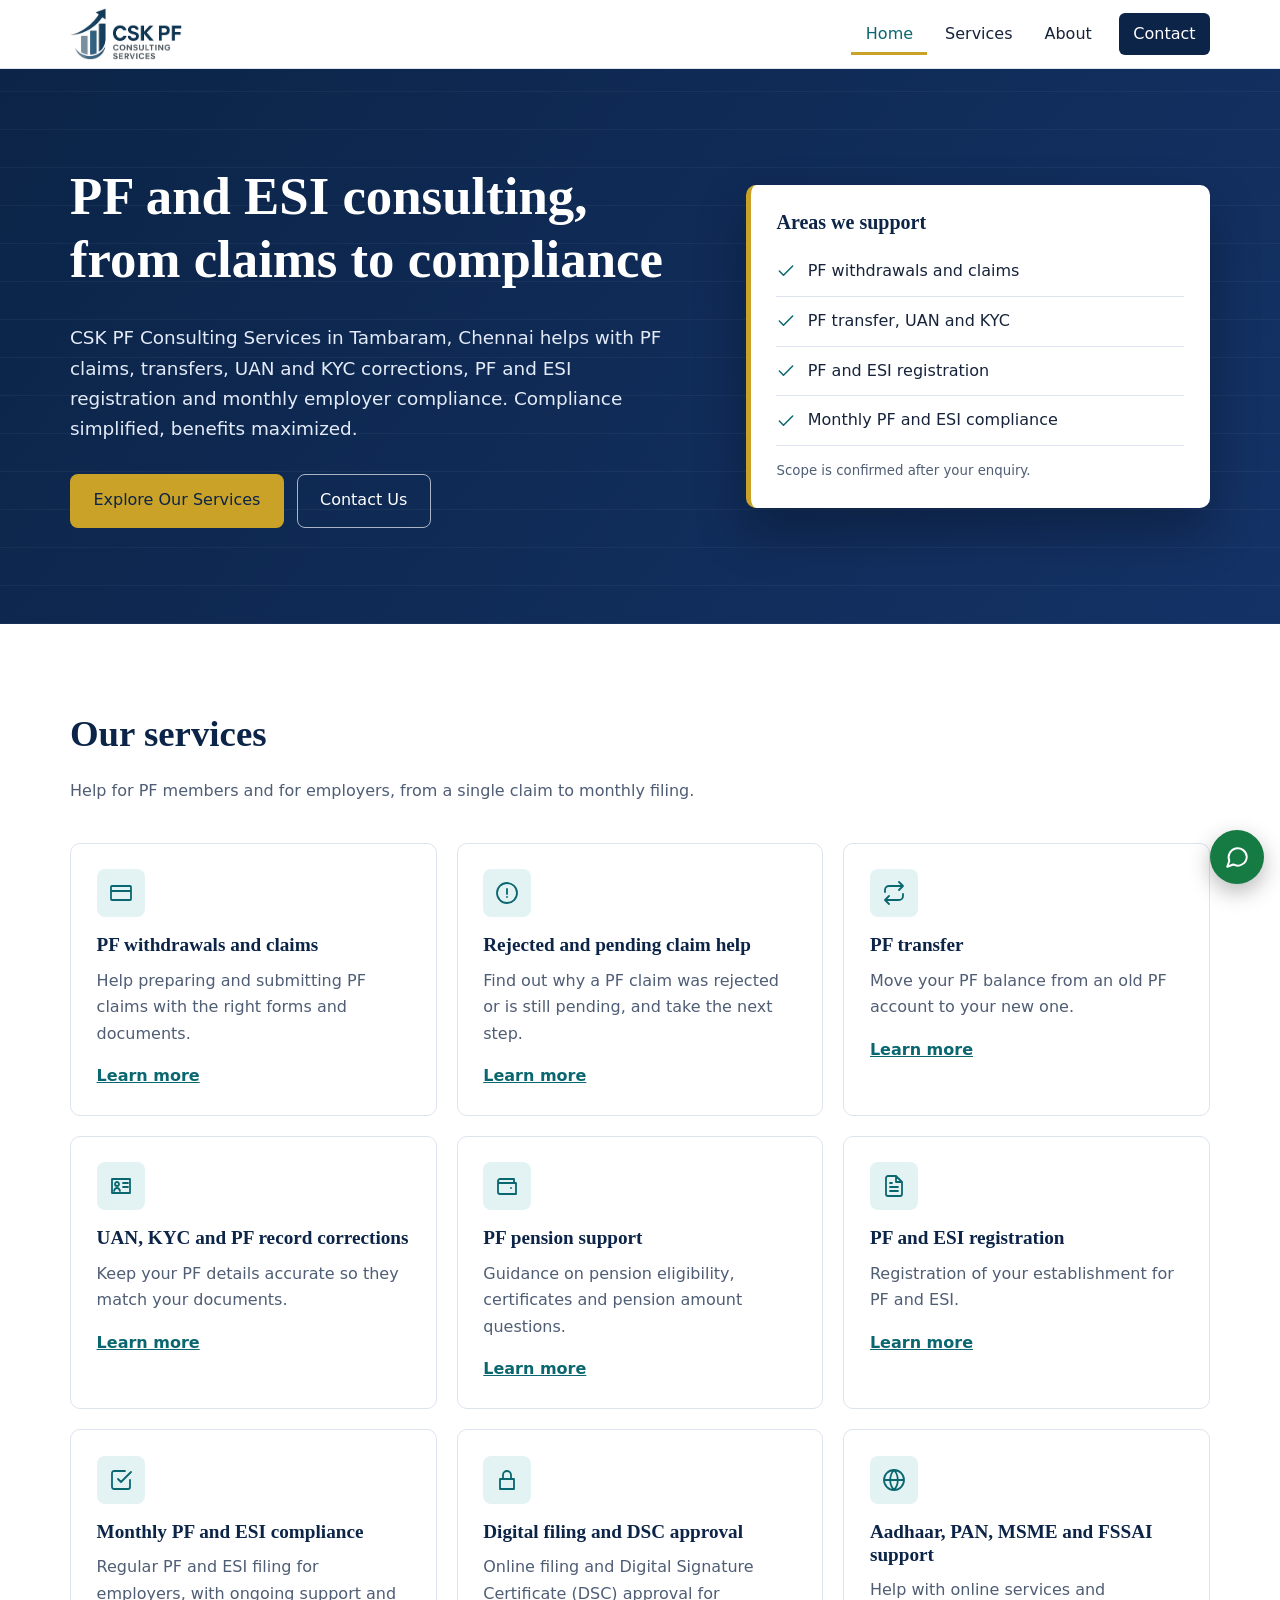
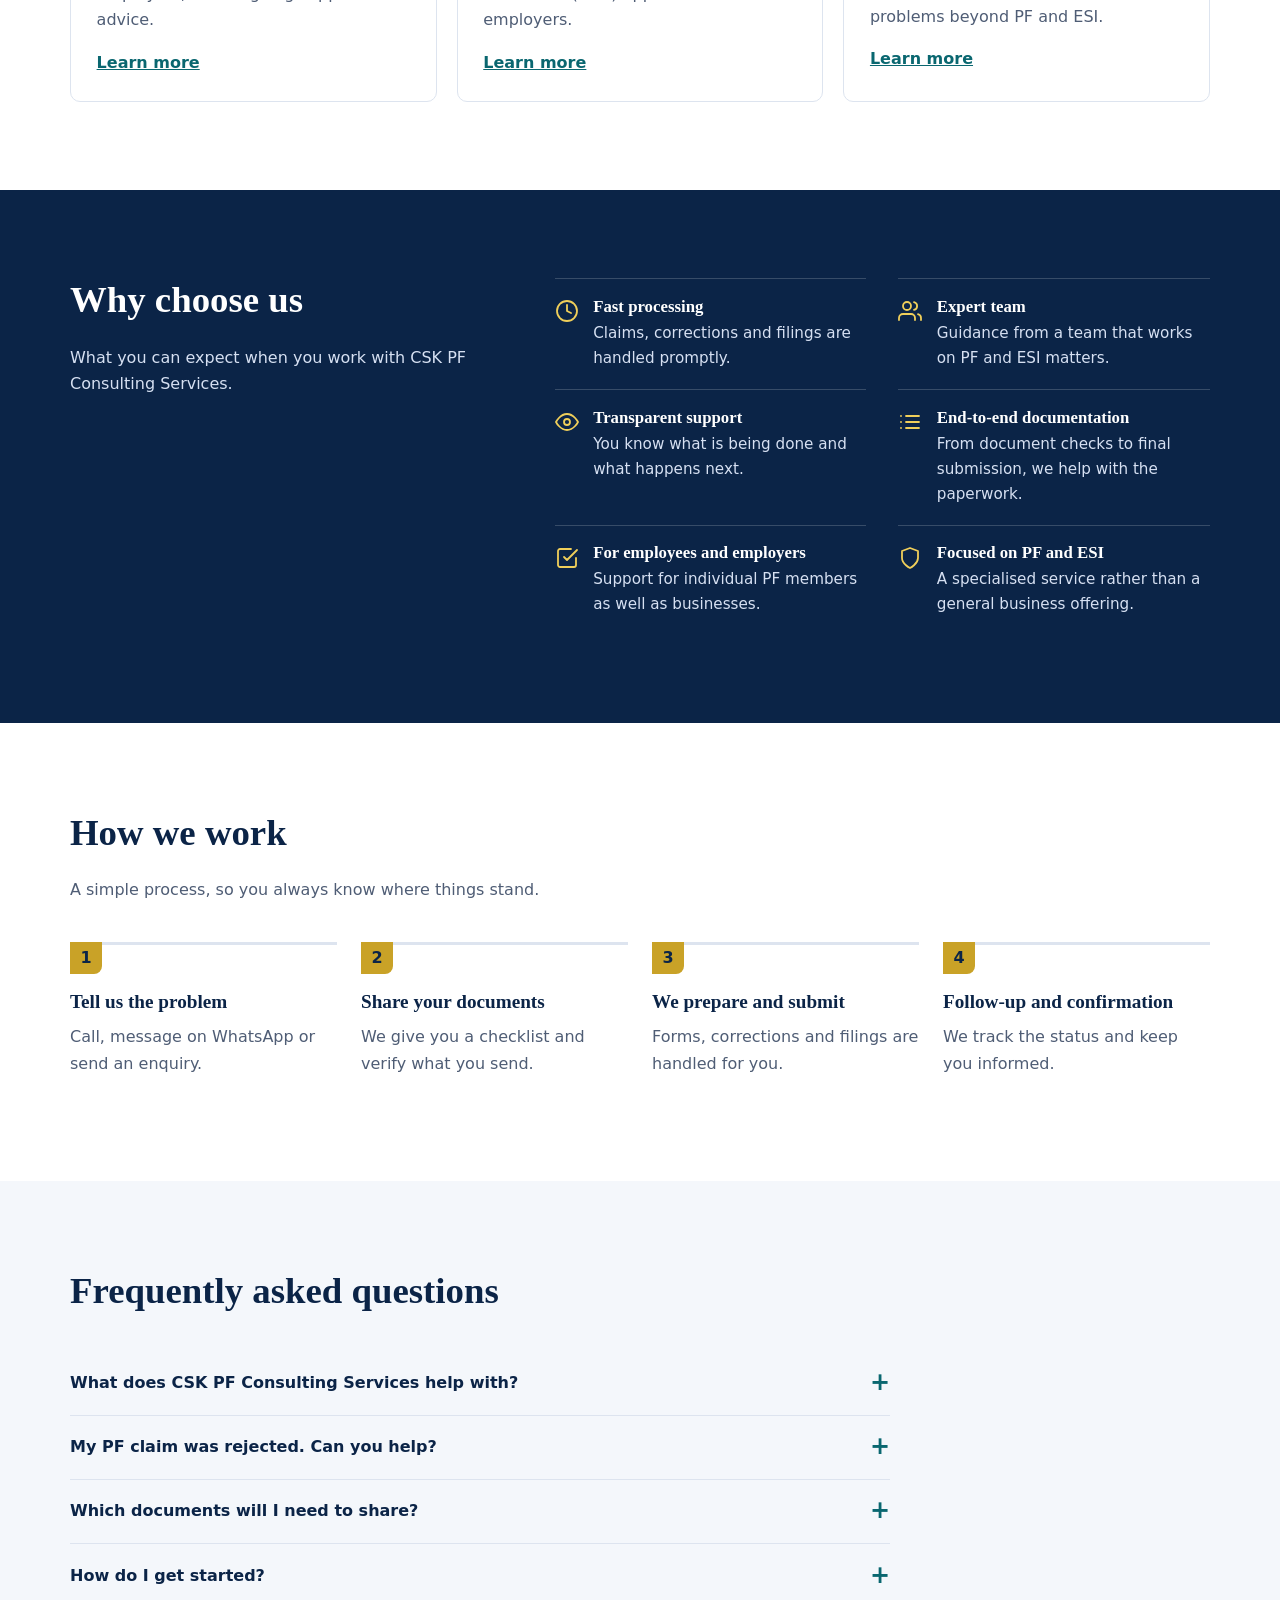
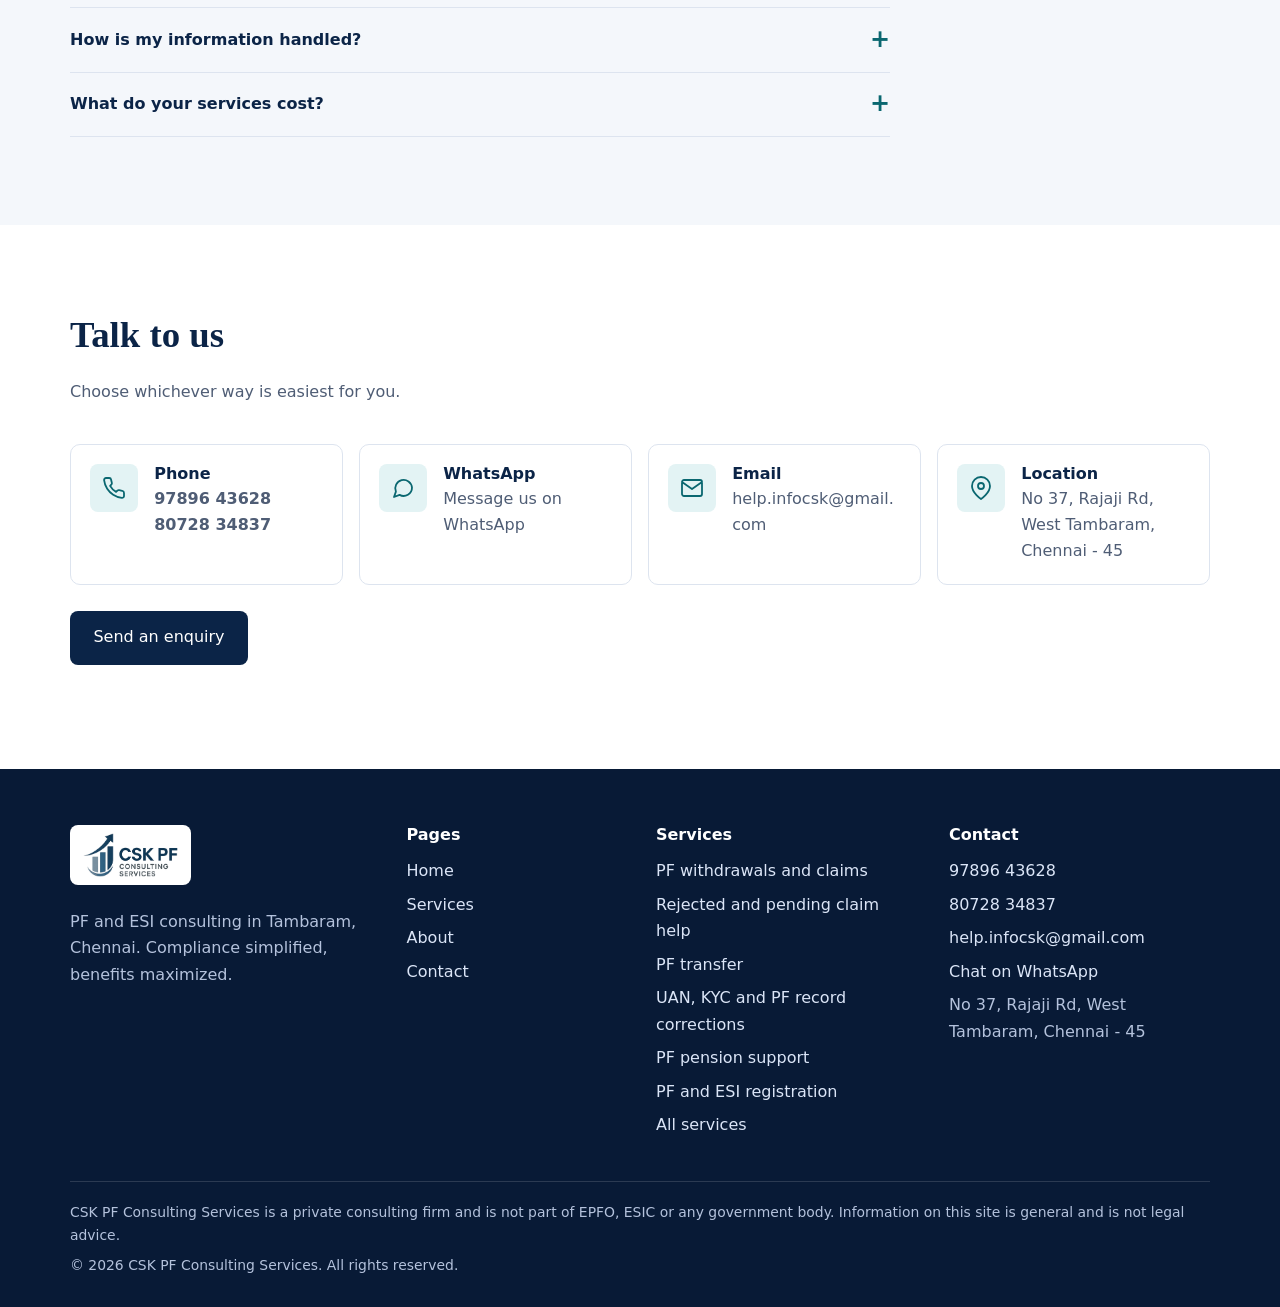
<file: cskpf-website (2)/cskpf-website/index.html>
<!DOCTYPE html>
<html lang="en">
<head>
<meta charset="utf-8">
<meta name="viewport" content="width=device-width, initial-scale=1">
<title>CSK PF Consulting Services | PF and ESI Consultant in Tambaram, Chennai</title>
<meta name="description" content="PF claims, transfers, UAN and KYC corrections, PF and ESI registration and monthly compliance from CSK PF Consulting Services in Tambaram, Chennai.">
<meta name="theme-color" content="#0b2447">
<!-- REPLACE YOUR-DOMAIN.com with your real domain (canonical + social tags) -->
<link rel="canonical" href="https://YOUR-DOMAIN.com/">
<meta property="og:type" content="website">
<meta property="og:site_name" content="CSK PF Consulting Services">
<meta property="og:title" content="CSK PF Consulting Services | PF and ESI Consultant in Tambaram, Chennai">
<meta property="og:description" content="PF claims, transfers, UAN and KYC corrections, PF and ESI registration and monthly compliance from CSK PF Consulting Services in Tambaram, Chennai.">
<meta property="og:url" content="https://YOUR-DOMAIN.com/">
<link rel="icon" href="assets/favicon.png" type="image/png">
<script>document.documentElement.classList.add("js")</script>
<link rel="stylesheet" href="css/styles.css">
<script src="js/config.js" defer></script>
<script src="js/main.js" defer></script>
</head>
<body>
<a class="skip" href="#main">Skip to content</a>
<header class="site-header"><div class="wrap bar">
<a class="brand" href="index.html"><img src="assets/logo.png" alt="CSK PF Consulting Services" width="112" height="52"></a>
<button class="menu-btn" type="button" aria-expanded="false" aria-controls="nav"><span class="sr">Menu</span><span class="bars"></span></button>
<nav id="nav" class="nav" aria-label="Main navigation"><a href="index.html" aria-current="page">Home</a><a href="services.html">Services</a><a href="about.html">About</a><a href="contact.html" class="nav-cta">Contact</a></nav>
</div></header>
<main id="main">
<section class="hero"><div class="wrap hero-grid">
<div class="hero-copy"><h1>PF and ESI consulting, from claims to compliance</h1>
<p class="lead">CSK PF Consulting Services in Tambaram, Chennai helps with PF claims, transfers, UAN and KYC corrections, PF and ESI registration and monthly employer compliance. Compliance simplified, benefits maximized.</p>
<div class="btn-row"><a class="btn btn-gold" href="services.html">Explore Our Services</a><a class="btn btn-light" href="contact.html">Contact Us</a></div></div>
<aside class="doc" aria-label="Areas we support"><h2>Areas we support</h2><ul>
<li><svg class="ic" viewBox="0 0 24 24" aria-hidden="true" focusable="false"><path d="M20 6L9 17l-5-5"/></svg> PF withdrawals and claims</li><li><svg class="ic" viewBox="0 0 24 24" aria-hidden="true" focusable="false"><path d="M20 6L9 17l-5-5"/></svg> PF transfer, UAN and KYC</li><li><svg class="ic" viewBox="0 0 24 24" aria-hidden="true" focusable="false"><path d="M20 6L9 17l-5-5"/></svg> PF and ESI registration</li><li><svg class="ic" viewBox="0 0 24 24" aria-hidden="true" focusable="false"><path d="M20 6L9 17l-5-5"/></svg> Monthly PF and ESI compliance</li></ul>
<small>Scope is confirmed after your enquiry.</small></aside></div></section>
<section class="section" id="services"><div class="wrap"><div class="sec-head"><h2>Our services</h2><p>Help for PF members and for employers, from a single claim to monthly filing.</p></div>
<!-- EDIT: add, remove or reword a service by editing its card here and its section in services.html -->
<div class="cards"><article class="card"><span class="ico"><svg class="ic" viewBox="0 0 24 24" aria-hidden="true" focusable="false"><path d="M3 5h18a1 1 0 0 1 1 1v12a1 1 0 0 1-1 1H3a1 1 0 0 1-1-1V6a1 1 0 0 1 1-1z M2 10h20"/></svg></span><h3>PF withdrawals and claims</h3><p>Help preparing and submitting PF claims with the right forms and documents.</p><a class="more" href="services.html#withdrawals">Learn more<span class="sr"> about PF withdrawals and claims</span></a></article><article class="card"><span class="ico"><svg class="ic" viewBox="0 0 24 24" aria-hidden="true" focusable="false"><path d="M12 2a10 10 0 1 0 0 20 10 10 0 0 0 0-20z M12 8v5 M12 16h.01"/></svg></span><h3>Rejected and pending claim help</h3><p>Find out why a PF claim was rejected or is still pending, and take the next step.</p><a class="more" href="services.html#claims">Learn more<span class="sr"> about Rejected and pending claim help</span></a></article><article class="card"><span class="ico"><svg class="ic" viewBox="0 0 24 24" aria-hidden="true" focusable="false"><path d="M17 1l4 4-4 4 M3 11V9a4 4 0 0 1 4-4h14 M7 23l-4-4 4-4 M21 13v2a4 4 0 0 1-4 4H3"/></svg></span><h3>PF transfer</h3><p>Move your PF balance from an old PF account to your new one.</p><a class="more" href="services.html#transfer">Learn more<span class="sr"> about PF transfer</span></a></article><article class="card"><span class="ico"><svg class="ic" viewBox="0 0 24 24" aria-hidden="true" focusable="false"><path d="M3 5h18v14H3z M8 12a2 2 0 1 0 0-4 2 2 0 0 0 0 4z M5 17c.5-2 2-3 3-3s2.500 1 3 3 M14 9h5 M14 13h5"/></svg></span><h3>UAN, KYC and PF record corrections</h3><p>Keep your PF details accurate so they match your documents.</p><a class="more" href="services.html#kyc">Learn more<span class="sr"> about UAN, KYC and PF record corrections</span></a></article><article class="card"><span class="ico"><svg class="ic" viewBox="0 0 24 24" aria-hidden="true" focusable="false"><path d="M3 7a2 2 0 0 1 2-2h14v4 M3 7v11a2 2 0 0 0 2 2h16V9H5a2 2 0 0 1-2-2z M16 14h.01"/></svg></span><h3>PF pension support</h3><p>Guidance on pension eligibility, certificates and pension amount questions.</p><a class="more" href="services.html#pension">Learn more<span class="sr"> about PF pension support</span></a></article><article class="card"><span class="ico"><svg class="ic" viewBox="0 0 24 24" aria-hidden="true" focusable="false"><path d="M14 2H6a2 2 0 0 0-2 2v16a2 2 0 0 0 2 2h12a2 2 0 0 0 2-2V8z M14 2v6h6 M16 13H8 M16 17H8 M10 9H8"/></svg></span><h3>PF and ESI registration</h3><p>Registration of your establishment for PF and ESI.</p><a class="more" href="services.html#registration">Learn more<span class="sr"> about PF and ESI registration</span></a></article><article class="card"><span class="ico"><svg class="ic" viewBox="0 0 24 24" aria-hidden="true" focusable="false"><path d="M9 11l3 3L22 4 M21 12v7a2 2 0 0 1-2 2H5a2 2 0 0 1-2-2V5a2 2 0 0 1 2-2h11"/></svg></span><h3>Monthly PF and ESI compliance</h3><p>Regular PF and ESI filing for employers, with ongoing support and advice.</p><a class="more" href="services.html#compliance">Learn more<span class="sr"> about Monthly PF and ESI compliance</span></a></article><article class="card"><span class="ico"><svg class="ic" viewBox="0 0 24 24" aria-hidden="true" focusable="false"><path d="M5 11h14v10H5z M8 11V7a4 4 0 0 1 8 0v4"/></svg></span><h3>Digital filing and DSC approval</h3><p>Online filing and Digital Signature Certificate (DSC) approval for employers.</p><a class="more" href="services.html#digital">Learn more<span class="sr"> about Digital filing and DSC approval</span></a></article><article class="card"><span class="ico"><svg class="ic" viewBox="0 0 24 24" aria-hidden="true" focusable="false"><path d="M12 2a10 10 0 1 0 0 20 10 10 0 0 0 0-20z M2 12h20 M12 2a15 15 0 0 1 0 20 15 15 0 0 1 0-20z"/></svg></span><h3>Aadhaar, PAN, MSME and FSSAI support</h3><p>Help with online services and problems beyond PF and ESI.</p><a class="more" href="services.html#online">Learn more<span class="sr"> about Aadhaar, PAN, MSME and FSSAI support</span></a></article></div></div></section>
<section class="section dark"><div class="wrap why"><div><h2>Why choose us</h2><p>What you can expect when you work with CSK PF Consulting Services.</p></div><ul class="why-list"><li><svg class="ic" viewBox="0 0 24 24" aria-hidden="true" focusable="false"><path d="M12 2a10 10 0 1 0 0 20 10 10 0 0 0 0-20z M12 6v6l4 2"/></svg><div><h3>Fast processing</h3><p>Claims, corrections and filings are handled promptly.</p></div></li><li><svg class="ic" viewBox="0 0 24 24" aria-hidden="true" focusable="false"><path d="M17 21v-2a4 4 0 0 0-4-4H5a4 4 0 0 0-4 4v2 M9 11a4 4 0 1 0 0-8 4 4 0 0 0 0 8z M23 21v-2a4 4 0 0 0-3-3.9 M16 3.1a4 4 0 0 1 0 7.8"/></svg><div><h3>Expert team</h3><p>Guidance from a team that works on PF and ESI matters.</p></div></li><li><svg class="ic" viewBox="0 0 24 24" aria-hidden="true" focusable="false"><path d="M1 12s4-8 11-8 11 8 11 8-4 8-11 8S1 12 1 12z M12 9a3 3 0 1 0 0 6 3 3 0 0 0 0-6z"/></svg><div><h3>Transparent support</h3><p>You know what is being done and what happens next.</p></div></li><li><svg class="ic" viewBox="0 0 24 24" aria-hidden="true" focusable="false"><path d="M8 6h13 M8 12h13 M8 18h13 M3 6h.01 M3 12h.01 M3 18h.01"/></svg><div><h3>End-to-end documentation</h3><p>From document checks to final submission, we help with the paperwork.</p></div></li><li><svg class="ic" viewBox="0 0 24 24" aria-hidden="true" focusable="false"><path d="M9 11l3 3L22 4 M21 12v7a2 2 0 0 1-2 2H5a2 2 0 0 1-2-2V5a2 2 0 0 1 2-2h11"/></svg><div><h3>For employees and employers</h3><p>Support for individual PF members as well as businesses.</p></div></li><li><svg class="ic" viewBox="0 0 24 24" aria-hidden="true" focusable="false"><path d="M12 22s8-4 8-10V5l-8-3-8 3v7c0 6 8 10 8 10z"/></svg><div><h3>Focused on PF and ESI</h3><p>A specialised service rather than a general business offering.</p></div></li></ul></div></section>
<section class="section"><div class="wrap"><div class="sec-head"><h2>How we work</h2><p>A simple process, so you always know where things stand.</p></div><ol class="steps"><li><h3>Tell us the problem</h3><p>Call, message on WhatsApp or send an enquiry.</p></li><li><h3>Share your documents</h3><p>We give you a checklist and verify what you send.</p></li><li><h3>We prepare and submit</h3><p>Forms, corrections and filings are handled for you.</p></li><li><h3>Follow-up and confirmation</h3><p>We track the status and keep you informed.</p></li></ol></div></section>
<section class="section alt"><div class="wrap"><div class="sec-head"><h2>Frequently asked questions</h2></div><div class="faq"><details><summary>What does CSK PF Consulting Services help with?</summary><p>We help employees with PF claims, transfers, UAN and KYC updates, record corrections and pension questions, and help employers with PF and ESI registration, monthly compliance and DSC approval.</p></details><details><summary>My PF claim was rejected. Can you help?</summary><p>Yes. We check why the claim was rejected, help correct the details and resubmit it. We can also follow up on claims that are still pending.</p></details><details><summary>Which documents will I need to share?</summary><p>It depends on the service. Common documents include Aadhaar, PAN, bank details and your UAN for PF services, and business identity and address proof for registration. We will give you a checklist for your case.</p></details><details><summary>How do I get started?</summary><p>Call us, message us on WhatsApp or send an enquiry through the form. We will listen to your issue and explain what to do next.</p></details><details><summary>How is my information handled?</summary><p>We use your information only to respond to your enquiry and deliver the service you ask for. [EDIT: update this answer to match your real privacy practice.]</p></details><details><summary>What do your services cost?</summary><p>Fees depend on the service and its scope. [EDIT: describe how you quote, for example a fixed fee per claim.] Contact us for a quote.</p></details></div></div></section>
<section class="section"><div class="wrap"><div class="sec-head"><h2>Talk to us</h2><p>Choose whichever way is easiest for you.</p></div><div class="ccards"><div class="ccard"><span class="ico"><svg class="ic" viewBox="0 0 24 24" aria-hidden="true" focusable="false"><path d="M22 16.9v3a2 2 0 0 1-2.2 2 19.8 19.8 0 0 1-8.6-3.1 19.5 19.5 0 0 1-6-6A19.8 19.8 0 0 1 2.1 4.2 2 2 0 0 1 4.1 2h3a2 2 0 0 1 2 1.7c.1 1 .4 1.9.7 2.8a2 2 0 0 1-.5 2.1L8.1 9.9a16 16 0 0 0 6 6l1.3-1.3a2 2 0 0 1 2.1-.4c.9.3 1.8.6 2.8.7a2 2 0 0 1 1.7 2z"/></svg></span><div><h3>Phone</h3><p><a data-link="tel" href="contact.html"><span data-bind="phone">Phone number</span></a><br><a data-link="tel2" href="contact.html"><span data-bind="phone2">Second phone number</span></a></p></div></div><a class="ccard" data-link="wa" href="contact.html" target="_blank" rel="noopener"><span class="ico"><svg class="ic" viewBox="0 0 24 24" aria-hidden="true" focusable="false"><path d="M21 11.5a8.4 8.4 0 0 1-12.4 7.4L3 21l1.9-5.4A8.4 8.4 0 1 1 21 11.5z"/></svg></span><div><h3>WhatsApp</h3><p>Message us on WhatsApp</p></div></a><a class="ccard" data-link="mail" href="contact.html"><span class="ico"><svg class="ic" viewBox="0 0 24 24" aria-hidden="true" focusable="false"><path d="M4 4h16a2 2 0 0 1 2 2v12a2 2 0 0 1-2 2H4a2 2 0 0 1-2-2V6a2 2 0 0 1 2-2z M22 6l-10 7L2 6"/></svg></span><div><h3>Email</h3><p><span data-bind="email">Email address</span></p></div></a><a class="ccard" data-link="map" href="contact.html" target="_blank" rel="noopener"><span class="ico"><svg class="ic" viewBox="0 0 24 24" aria-hidden="true" focusable="false"><path d="M21 10c0 7-9 13-9 13S3 17 3 10a9 9 0 0 1 18 0z M12 7a3 3 0 1 0 0 6 3 3 0 0 0 0-6z"/></svg></span><div><h3>Location</h3><p><span data-bind="address">Office address</span></p></div></a></div>
<p style="margin-top:1.6rem"><a class="btn btn-navy" href="contact.html">Send an enquiry</a></p></div></section>

</main>
<footer class="site-footer"><div class="wrap">
<div class="fgrid">
<div><a class="flogo" href="index.html"><img src="assets/logo.png" alt="CSK PF Consulting Services" width="112" height="52"></a><p>PF and ESI consulting in Tambaram, Chennai. Compliance simplified, benefits maximized.</p></div>
<div><h2>Pages</h2><ul><li><a href="index.html">Home</a></li><li><a href="services.html">Services</a></li><li><a href="about.html">About</a></li><li><a href="contact.html">Contact</a></li></ul></div>
<div><h2>Services</h2><ul><li><a href="services.html#withdrawals">PF withdrawals and claims</a></li><li><a href="services.html#claims">Rejected and pending claim help</a></li><li><a href="services.html#transfer">PF transfer</a></li><li><a href="services.html#kyc">UAN, KYC and PF record corrections</a></li><li><a href="services.html#pension">PF pension support</a></li><li><a href="services.html#registration">PF and ESI registration</a></li><li><a href="services.html">All services</a></li></ul></div>
<div><h2>Contact</h2><ul>
<li><a data-link="tel" href="contact.html"><span data-bind="phone">Phone number</span></a></li>
<li><a data-link="tel2" href="contact.html"><span data-bind="phone2">Second phone number</span></a></li>
<li><a data-link="mail" href="contact.html"><span data-bind="email">Email address</span></a></li>
<li><a data-link="wa" href="contact.html" target="_blank" rel="noopener">Chat on WhatsApp</a></li>
<li data-bind="address">Office address</li></ul></div>
</div>
<div class="fbottom">
<!-- CONFIRM: edit this disclaimer so it matches the business -->
<p>CSK PF Consulting Services is a private consulting firm and is not part of EPFO, ESIC or any government body. Information on this site is general and is not legal advice.</p>
<p>&copy; <span data-year>2026</span> CSK PF Consulting Services. All rights reserved.</p></div>
</div></footer>
<a class="wa-float" data-link="wa" href="contact.html" target="_blank" rel="noopener" aria-label="Chat with us on WhatsApp"><svg class="ic" viewBox="0 0 24 24" aria-hidden="true" focusable="false"><path d="M21 11.5a8.4 8.4 0 0 1-12.4 7.4L3 21l1.9-5.4A8.4 8.4 0 1 1 21 11.5z"/></svg></a>
</body>
</html>
</file>
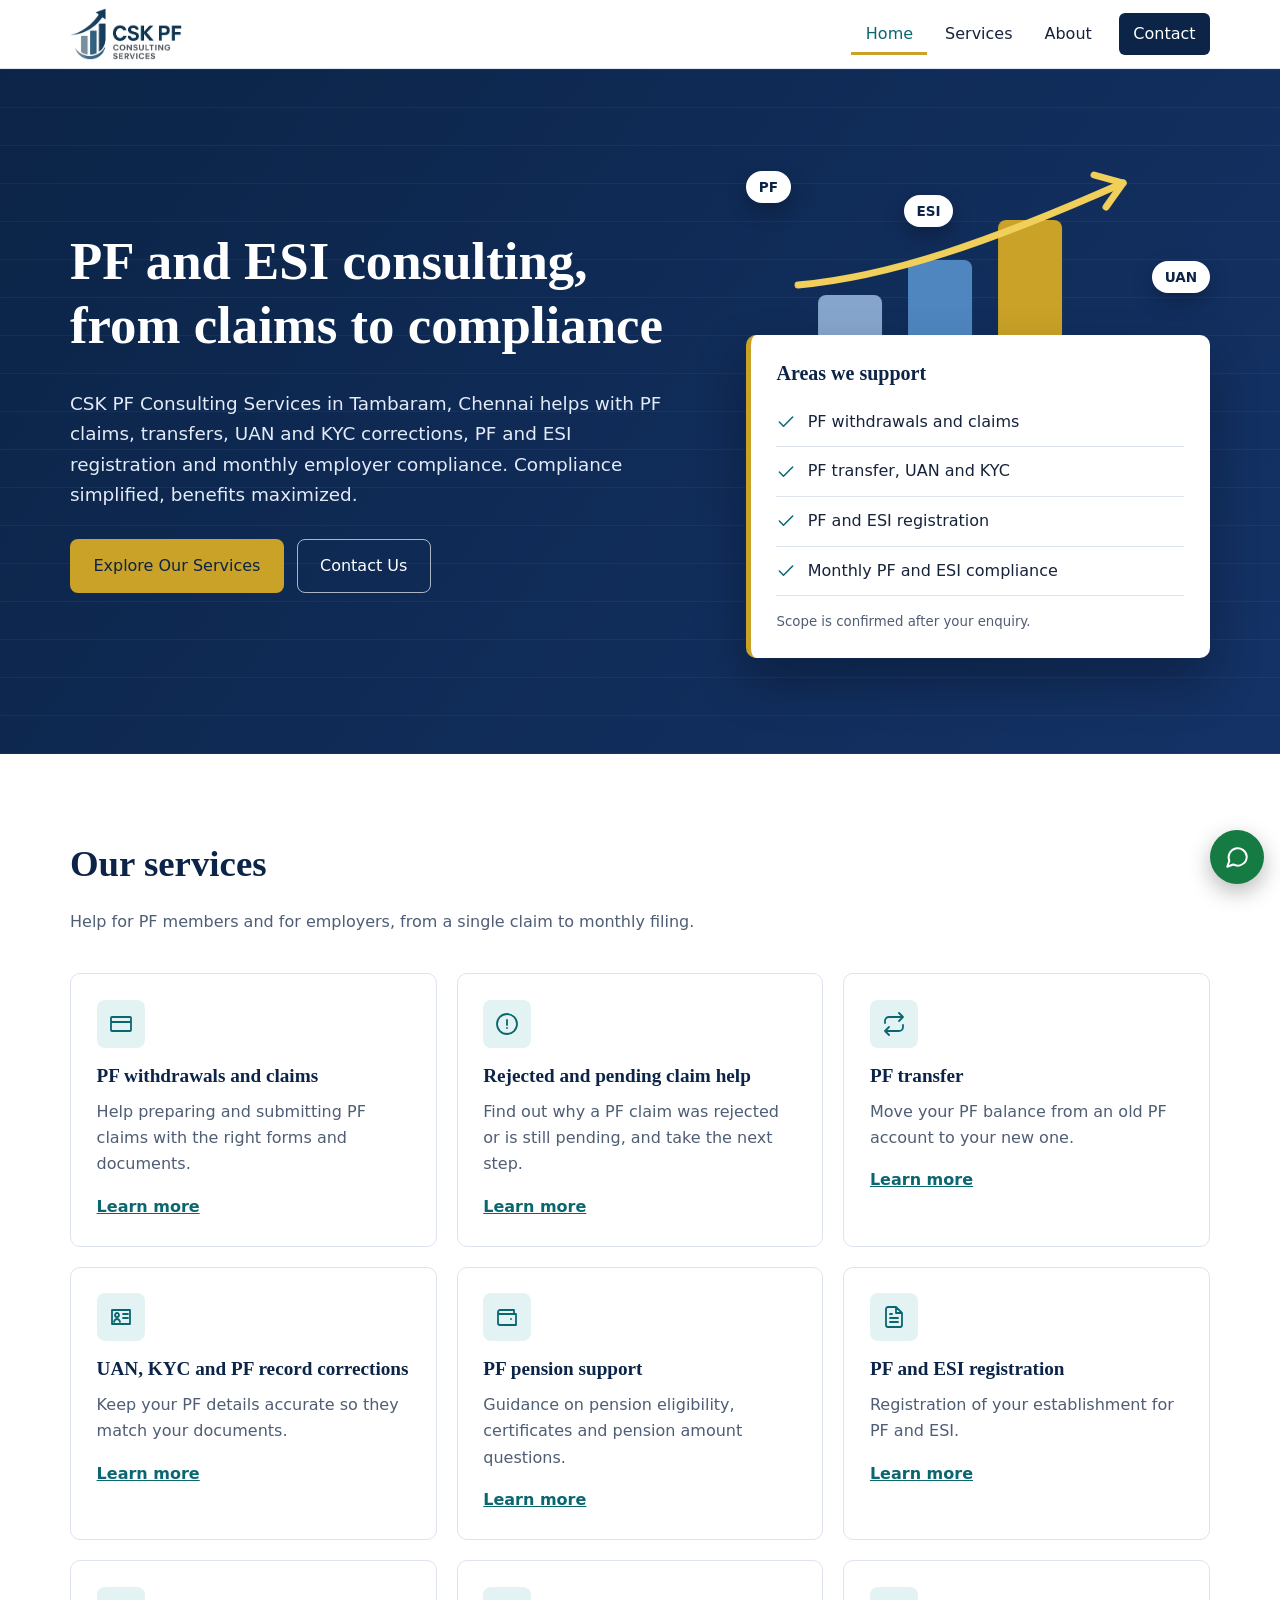
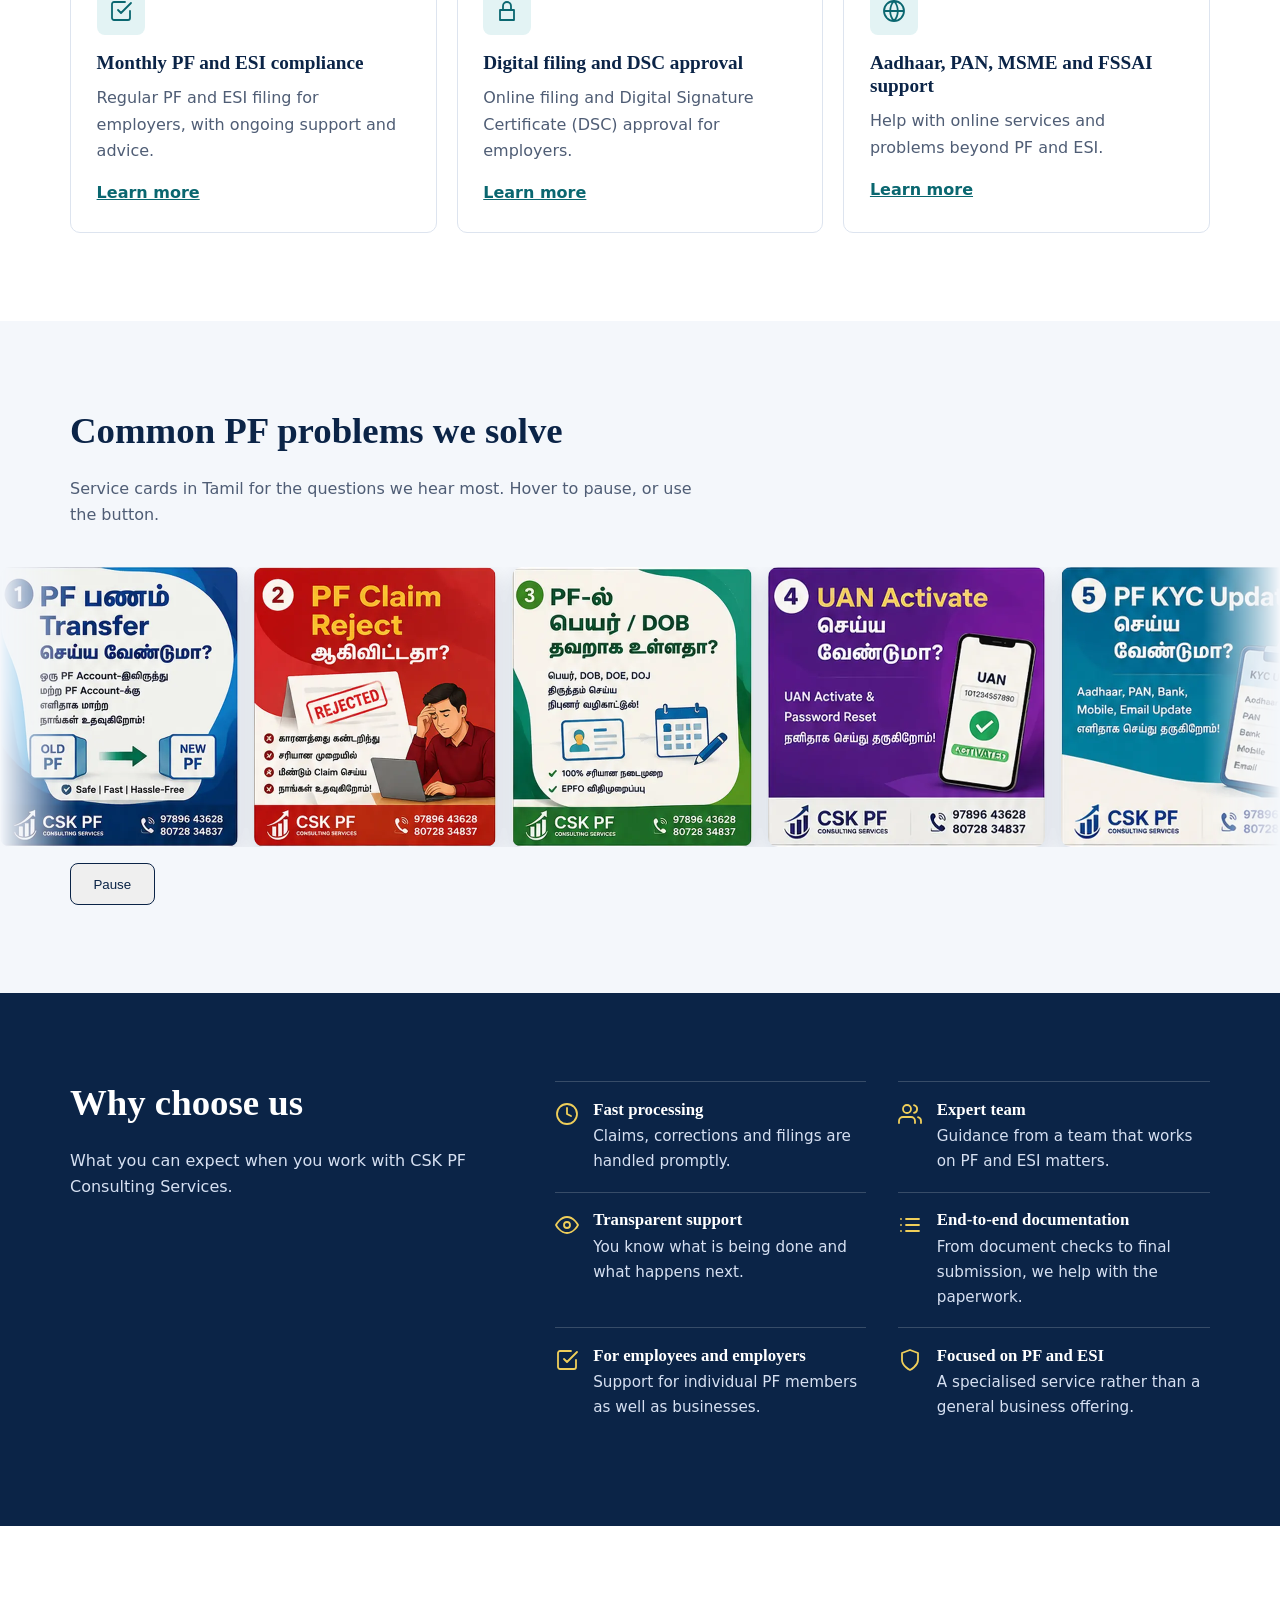
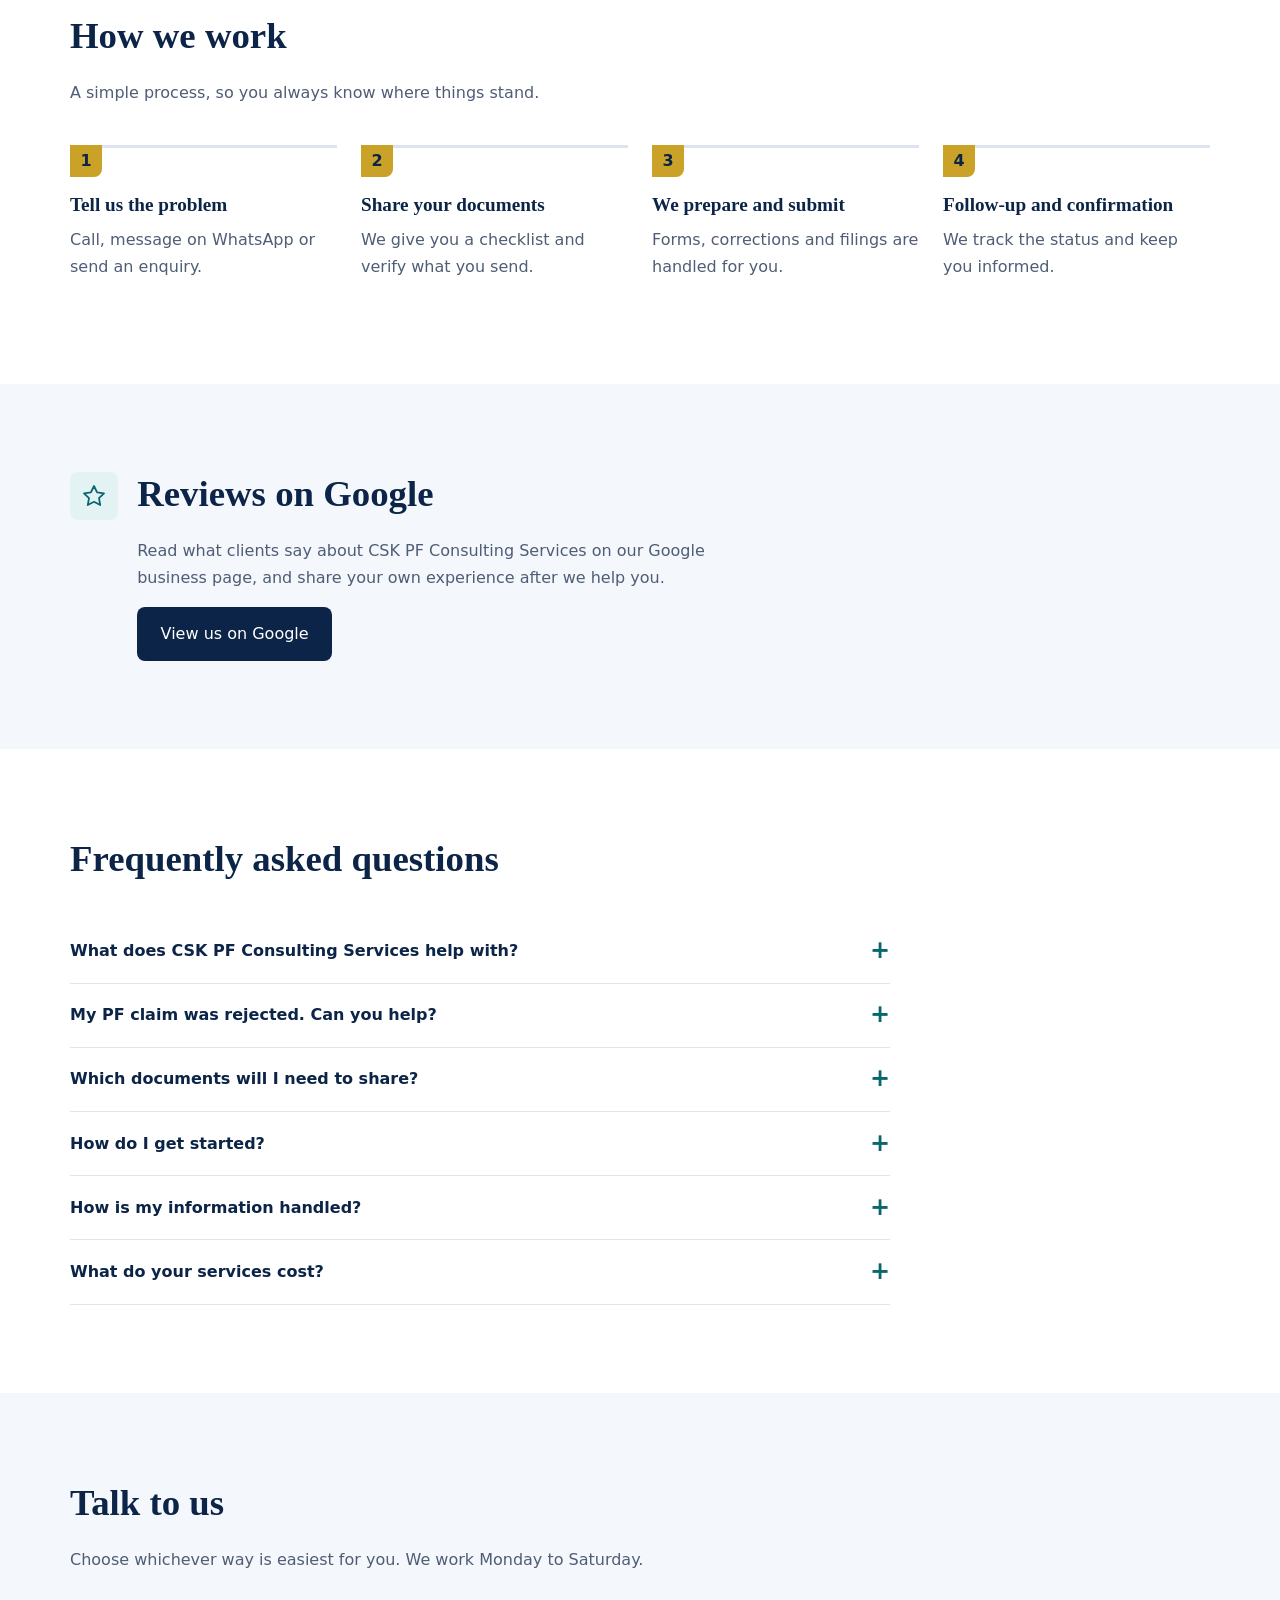
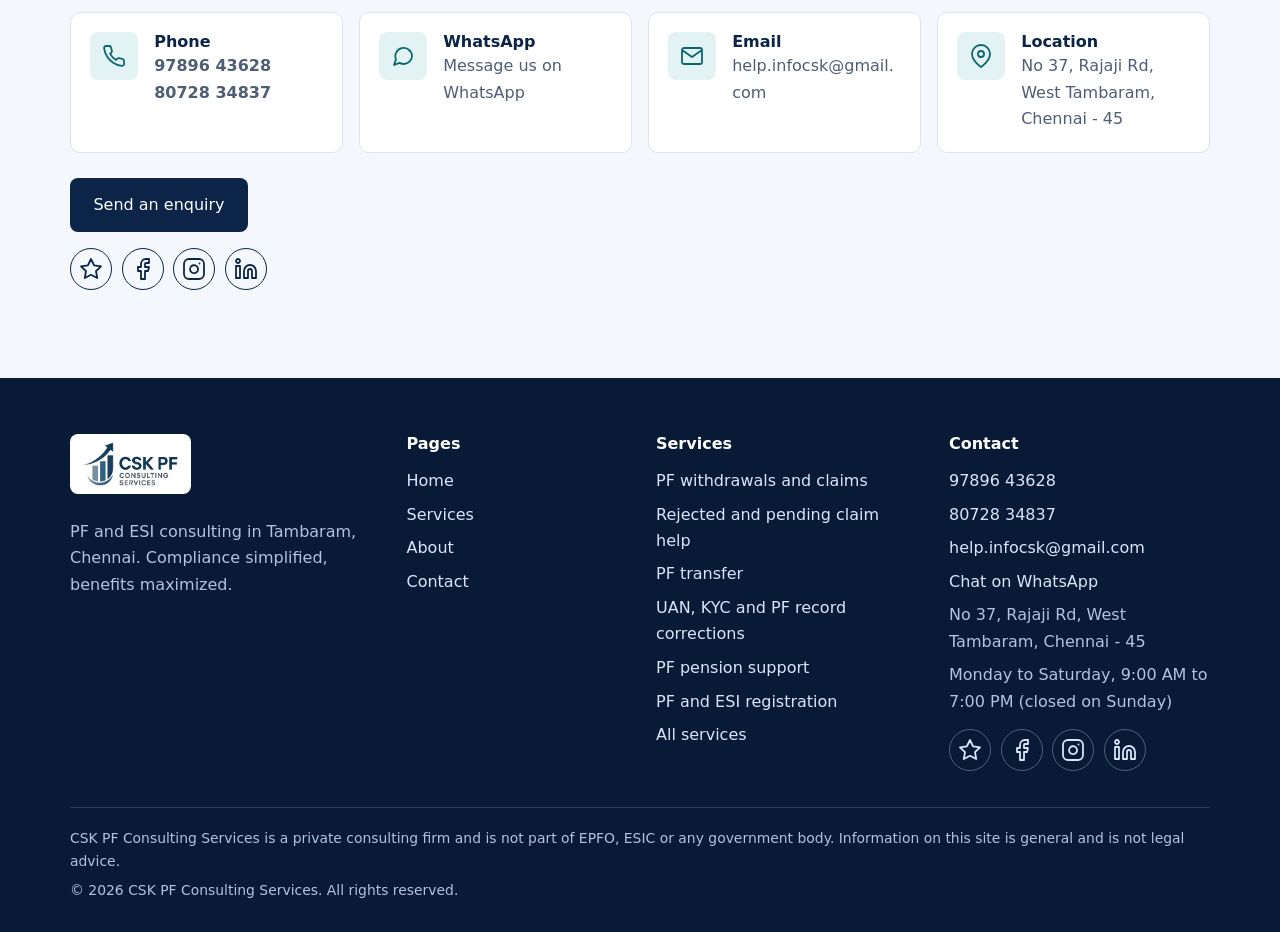
<file: cskpf-website (3)/cskpf-website/index.html>
<!DOCTYPE html>
<html lang="en">
<head>
<meta charset="utf-8">
<meta name="viewport" content="width=device-width, initial-scale=1">
<title>CSK PF Consulting Services | PF and ESI Consultant in Tambaram, Chennai</title>
<meta name="description" content="PF claims, transfers, UAN and KYC corrections, PF and ESI registration and monthly compliance from CSK PF Consulting Services in Tambaram, Chennai.">
<meta name="theme-color" content="#0b2447">
<!-- REPLACE YOUR-DOMAIN.com with your real domain (canonical + social tags) -->
<link rel="canonical" href="https://YOUR-DOMAIN.com/">
<meta property="og:type" content="website">
<meta property="og:site_name" content="CSK PF Consulting Services">
<meta property="og:title" content="CSK PF Consulting Services | PF and ESI Consultant in Tambaram, Chennai">
<meta property="og:description" content="PF claims, transfers, UAN and KYC corrections, PF and ESI registration and monthly compliance from CSK PF Consulting Services in Tambaram, Chennai.">
<meta property="og:url" content="https://YOUR-DOMAIN.com/">
<link rel="icon" href="assets/favicon.png" type="image/png">
<script>document.documentElement.classList.add("js")</script>
<link rel="stylesheet" href="css/styles.css">
<script src="js/config.js" defer></script>
<script src="js/main.js" defer></script>
</head>
<body>
<a class="skip" href="#main">Skip to content</a>
<header class="site-header"><div class="wrap bar">
<a class="brand" href="index.html"><img src="assets/logo.png" alt="CSK PF Consulting Services" width="112" height="52"></a>
<button class="menu-btn" type="button" aria-expanded="false" aria-controls="nav"><span class="sr">Menu</span><span class="bars"></span></button>
<nav id="nav" class="nav" aria-label="Main navigation"><a href="index.html" aria-current="page">Home</a><a href="services.html">Services</a><a href="about.html">About</a><a href="contact.html" class="nav-cta">Contact</a></nav>
</div></header>
<main id="main">
<section class="hero"><div class="wrap hero-grid">
<div class="hero-copy"><h1>PF and ESI consulting, from claims to compliance</h1>
<p class="lead">CSK PF Consulting Services in Tambaram, Chennai helps with PF claims, transfers, UAN and KYC corrections, PF and ESI registration and monthly employer compliance. Compliance simplified, benefits maximized.</p>
<div class="btn-row"><a class="btn btn-gold" href="services.html">Explore Our Services</a><a class="btn btn-light" href="contact.html">Contact Us</a></div></div>
<div class="hero-visual">
<svg class="hv-art" viewBox="0 0 400 200" aria-hidden="true" focusable="false"><rect class="bar b1" x="40" y="130" width="64" height="60" rx="8" fill="#86a5cc"/><rect class="bar b2" x="130" y="95" width="64" height="95" rx="8" fill="#4f86c0"/><rect class="bar b3" x="220" y="55" width="64" height="135" rx="8" fill="#c9a227"/><path class="arrow" d="M20 120C110 112 210 78 345 18" fill="none" stroke="#f0cf5a" stroke-width="7" stroke-linecap="round"/><path class="chev" d="M316 10L345 18L328 42" fill="none" stroke="#f0cf5a" stroke-width="7" stroke-linecap="round" stroke-linejoin="round"/></svg>
<span class="chip c1" aria-hidden="true">PF</span><span class="chip c2" aria-hidden="true">ESI</span><span class="chip c3" aria-hidden="true">UAN</span>
<aside class="doc" aria-label="Areas we support"><h2>Areas we support</h2><ul>
<li><svg class="ic" viewBox="0 0 24 24" aria-hidden="true" focusable="false"><path d="M20 6L9 17l-5-5"/></svg> PF withdrawals and claims</li><li><svg class="ic" viewBox="0 0 24 24" aria-hidden="true" focusable="false"><path d="M20 6L9 17l-5-5"/></svg> PF transfer, UAN and KYC</li><li><svg class="ic" viewBox="0 0 24 24" aria-hidden="true" focusable="false"><path d="M20 6L9 17l-5-5"/></svg> PF and ESI registration</li><li><svg class="ic" viewBox="0 0 24 24" aria-hidden="true" focusable="false"><path d="M20 6L9 17l-5-5"/></svg> Monthly PF and ESI compliance</li></ul>
<small>Scope is confirmed after your enquiry.</small></aside></div></div></section>
<section class="section" id="services"><div class="wrap"><div class="sec-head"><h2>Our services</h2><p>Help for PF members and for employers, from a single claim to monthly filing.</p></div>
<!-- EDIT: add, remove or reword a service by editing its card here and its section in services.html -->
<div class="cards"><article class="card"><span class="ico"><svg class="ic" viewBox="0 0 24 24" aria-hidden="true" focusable="false"><path d="M3 5h18a1 1 0 0 1 1 1v12a1 1 0 0 1-1 1H3a1 1 0 0 1-1-1V6a1 1 0 0 1 1-1z M2 10h20"/></svg></span><h3>PF withdrawals and claims</h3><p>Help preparing and submitting PF claims with the right forms and documents.</p><a class="more" href="services.html#withdrawals">Learn more<span class="sr"> about PF withdrawals and claims</span></a></article><article class="card"><span class="ico"><svg class="ic" viewBox="0 0 24 24" aria-hidden="true" focusable="false"><path d="M12 2a10 10 0 1 0 0 20 10 10 0 0 0 0-20z M12 8v5 M12 16h.01"/></svg></span><h3>Rejected and pending claim help</h3><p>Find out why a PF claim was rejected or is still pending, and take the next step.</p><a class="more" href="services.html#claims">Learn more<span class="sr"> about Rejected and pending claim help</span></a></article><article class="card"><span class="ico"><svg class="ic" viewBox="0 0 24 24" aria-hidden="true" focusable="false"><path d="M17 1l4 4-4 4 M3 11V9a4 4 0 0 1 4-4h14 M7 23l-4-4 4-4 M21 13v2a4 4 0 0 1-4 4H3"/></svg></span><h3>PF transfer</h3><p>Move your PF balance from an old PF account to your new one.</p><a class="more" href="services.html#transfer">Learn more<span class="sr"> about PF transfer</span></a></article><article class="card"><span class="ico"><svg class="ic" viewBox="0 0 24 24" aria-hidden="true" focusable="false"><path d="M3 5h18v14H3z M8 12a2 2 0 1 0 0-4 2 2 0 0 0 0 4z M5 17c.5-2 2-3 3-3s2.500 1 3 3 M14 9h5 M14 13h5"/></svg></span><h3>UAN, KYC and PF record corrections</h3><p>Keep your PF details accurate so they match your documents.</p><a class="more" href="services.html#kyc">Learn more<span class="sr"> about UAN, KYC and PF record corrections</span></a></article><article class="card"><span class="ico"><svg class="ic" viewBox="0 0 24 24" aria-hidden="true" focusable="false"><path d="M3 7a2 2 0 0 1 2-2h14v4 M3 7v11a2 2 0 0 0 2 2h16V9H5a2 2 0 0 1-2-2z M16 14h.01"/></svg></span><h3>PF pension support</h3><p>Guidance on pension eligibility, certificates and pension amount questions.</p><a class="more" href="services.html#pension">Learn more<span class="sr"> about PF pension support</span></a></article><article class="card"><span class="ico"><svg class="ic" viewBox="0 0 24 24" aria-hidden="true" focusable="false"><path d="M14 2H6a2 2 0 0 0-2 2v16a2 2 0 0 0 2 2h12a2 2 0 0 0 2-2V8z M14 2v6h6 M16 13H8 M16 17H8 M10 9H8"/></svg></span><h3>PF and ESI registration</h3><p>Registration of your establishment for PF and ESI.</p><a class="more" href="services.html#registration">Learn more<span class="sr"> about PF and ESI registration</span></a></article><article class="card"><span class="ico"><svg class="ic" viewBox="0 0 24 24" aria-hidden="true" focusable="false"><path d="M9 11l3 3L22 4 M21 12v7a2 2 0 0 1-2 2H5a2 2 0 0 1-2-2V5a2 2 0 0 1 2-2h11"/></svg></span><h3>Monthly PF and ESI compliance</h3><p>Regular PF and ESI filing for employers, with ongoing support and advice.</p><a class="more" href="services.html#compliance">Learn more<span class="sr"> about Monthly PF and ESI compliance</span></a></article><article class="card"><span class="ico"><svg class="ic" viewBox="0 0 24 24" aria-hidden="true" focusable="false"><path d="M5 11h14v10H5z M8 11V7a4 4 0 0 1 8 0v4"/></svg></span><h3>Digital filing and DSC approval</h3><p>Online filing and Digital Signature Certificate (DSC) approval for employers.</p><a class="more" href="services.html#digital">Learn more<span class="sr"> about Digital filing and DSC approval</span></a></article><article class="card"><span class="ico"><svg class="ic" viewBox="0 0 24 24" aria-hidden="true" focusable="false"><path d="M12 2a10 10 0 1 0 0 20 10 10 0 0 0 0-20z M2 12h20 M12 2a15 15 0 0 1 0 20 15 15 0 0 1 0-20z"/></svg></span><h3>Aadhaar, PAN, MSME and FSSAI support</h3><p>Help with online services and problems beyond PF and ESI.</p><a class="more" href="services.html#online">Learn more<span class="sr"> about Aadhaar, PAN, MSME and FSSAI support</span></a></article></div></div></section>
<section class="section alt" aria-labelledby="hl"><div class="wrap"><div class="sec-head"><h2 id="hl">Common PF problems we solve</h2><p>Service cards in Tamil for the questions we hear most. Hover to pause, or use the button.</p></div></div>
<!-- EDIT: card images live in assets/img. The second half of the strip repeats the first for a seamless loop; keep both halves identical. -->
<div class="marquee" data-marquee><div class="track"><img src="assets/img/svc-120.webp" alt="PF transfer from an old PF account to a new one (Tamil service card)" width="476" height="560" loading="lazy" decoding="async"><img src="assets/img/svc-121.webp" alt="Help with a rejected PF claim (Tamil service card)" width="484" height="560" loading="lazy" decoding="async"><img src="assets/img/svc-123.webp" alt="Correcting a wrong name or date of birth in PF records (Tamil service card)" width="480" height="560" loading="lazy" decoding="async"><img src="assets/img/svc-124.webp" alt="UAN activation and password reset (Tamil service card)" width="553" height="560" loading="lazy" decoding="async"><img src="assets/img/svc-125.webp" alt="PF KYC update: Aadhaar, PAN, bank, mobile and email (Tamil service card)" width="562" height="560" loading="lazy" decoding="async"><img src="assets/img/svc-126.webp" alt="Fixing PF service history problems (Tamil service card)" width="556" height="560" loading="lazy" decoding="async"><img src="assets/img/svc-127.webp" alt="PF pension eligibility and scheme certificate (Tamil service card)" width="569" height="560" loading="lazy" decoding="async"><img src="assets/img/svc-128.webp" alt="PF date of exit update (Tamil service card)" width="577" height="560" loading="lazy" decoding="async"><img src="assets/img/svc-130.webp" alt="Follow-up on a pending PF claim (Tamil service card)" width="703" height="560" loading="lazy" decoding="async"><img src="assets/img/svc-131.webp" alt="PF passbook update (Tamil service card)" width="713" height="560" loading="lazy" decoding="async"><img src="assets/img/svc-133.webp" alt="Linking Aadhaar with your PF account (Tamil service card)" width="801" height="560" loading="lazy" decoding="async"><img src="assets/img/svc-134.webp" alt="PF pension amount and EPS correction (Tamil service card)" width="814" height="560" loading="lazy" decoding="async"><img src="assets/img/svc-135.webp" alt="Help with any PF problem (Tamil service card)" width="806" height="560" loading="lazy" decoding="async"><img src="assets/img/svc-120.webp" alt="" aria-hidden="true" class="dup" width="476" height="560" loading="lazy" decoding="async"><img src="assets/img/svc-121.webp" alt="" aria-hidden="true" class="dup" width="484" height="560" loading="lazy" decoding="async"><img src="assets/img/svc-123.webp" alt="" aria-hidden="true" class="dup" width="480" height="560" loading="lazy" decoding="async"><img src="assets/img/svc-124.webp" alt="" aria-hidden="true" class="dup" width="553" height="560" loading="lazy" decoding="async"><img src="assets/img/svc-125.webp" alt="" aria-hidden="true" class="dup" width="562" height="560" loading="lazy" decoding="async"><img src="assets/img/svc-126.webp" alt="" aria-hidden="true" class="dup" width="556" height="560" loading="lazy" decoding="async"><img src="assets/img/svc-127.webp" alt="" aria-hidden="true" class="dup" width="569" height="560" loading="lazy" decoding="async"><img src="assets/img/svc-128.webp" alt="" aria-hidden="true" class="dup" width="577" height="560" loading="lazy" decoding="async"><img src="assets/img/svc-130.webp" alt="" aria-hidden="true" class="dup" width="703" height="560" loading="lazy" decoding="async"><img src="assets/img/svc-131.webp" alt="" aria-hidden="true" class="dup" width="713" height="560" loading="lazy" decoding="async"><img src="assets/img/svc-133.webp" alt="" aria-hidden="true" class="dup" width="801" height="560" loading="lazy" decoding="async"><img src="assets/img/svc-134.webp" alt="" aria-hidden="true" class="dup" width="814" height="560" loading="lazy" decoding="async"><img src="assets/img/svc-135.webp" alt="" aria-hidden="true" class="dup" width="806" height="560" loading="lazy" decoding="async"></div></div>
<div class="wrap"><p style="margin:1rem 0 0"><button class="btn btn-line" id="mq-toggle" type="button" aria-pressed="false">Pause</button></p></div></section>
<section class="section dark"><div class="wrap why"><div><h2>Why choose us</h2><p>What you can expect when you work with CSK PF Consulting Services.</p></div><ul class="why-list"><li><svg class="ic" viewBox="0 0 24 24" aria-hidden="true" focusable="false"><path d="M12 2a10 10 0 1 0 0 20 10 10 0 0 0 0-20z M12 6v6l4 2"/></svg><div><h3>Fast processing</h3><p>Claims, corrections and filings are handled promptly.</p></div></li><li><svg class="ic" viewBox="0 0 24 24" aria-hidden="true" focusable="false"><path d="M17 21v-2a4 4 0 0 0-4-4H5a4 4 0 0 0-4 4v2 M9 11a4 4 0 1 0 0-8 4 4 0 0 0 0 8z M23 21v-2a4 4 0 0 0-3-3.9 M16 3.1a4 4 0 0 1 0 7.8"/></svg><div><h3>Expert team</h3><p>Guidance from a team that works on PF and ESI matters.</p></div></li><li><svg class="ic" viewBox="0 0 24 24" aria-hidden="true" focusable="false"><path d="M1 12s4-8 11-8 11 8 11 8-4 8-11 8S1 12 1 12z M12 9a3 3 0 1 0 0 6 3 3 0 0 0 0-6z"/></svg><div><h3>Transparent support</h3><p>You know what is being done and what happens next.</p></div></li><li><svg class="ic" viewBox="0 0 24 24" aria-hidden="true" focusable="false"><path d="M8 6h13 M8 12h13 M8 18h13 M3 6h.01 M3 12h.01 M3 18h.01"/></svg><div><h3>End-to-end documentation</h3><p>From document checks to final submission, we help with the paperwork.</p></div></li><li><svg class="ic" viewBox="0 0 24 24" aria-hidden="true" focusable="false"><path d="M9 11l3 3L22 4 M21 12v7a2 2 0 0 1-2 2H5a2 2 0 0 1-2-2V5a2 2 0 0 1 2-2h11"/></svg><div><h3>For employees and employers</h3><p>Support for individual PF members as well as businesses.</p></div></li><li><svg class="ic" viewBox="0 0 24 24" aria-hidden="true" focusable="false"><path d="M12 22s8-4 8-10V5l-8-3-8 3v7c0 6 8 10 8 10z"/></svg><div><h3>Focused on PF and ESI</h3><p>A specialised service rather than a general business offering.</p></div></li></ul></div></section>
<section class="section"><div class="wrap"><div class="sec-head"><h2>How we work</h2><p>A simple process, so you always know where things stand.</p></div><ol class="steps"><li><h3>Tell us the problem</h3><p>Call, message on WhatsApp or send an enquiry.</p></li><li><h3>Share your documents</h3><p>We give you a checklist and verify what you send.</p></li><li><h3>We prepare and submit</h3><p>Forms, corrections and filings are handled for you.</p></li><li><h3>Follow-up and confirmation</h3><p>We track the status and keep you informed.</p></li></ol></div></section>
<section class="section alt"><div class="wrap revbox"><span class="ico"><svg class="ic" viewBox="0 0 24 24" aria-hidden="true" focusable="false"><path d="M12 2l3.1 6.3 6.9 1-5 4.9 1.2 6.8L12 17.8 5.8 21l1.2-6.8-5-4.9 6.9-1z"/></svg></span><div><h2>Reviews on Google</h2><p>Read what clients say about CSK PF Consulting Services on our Google business page, and share your own experience after we help you.</p>
<!-- ADD REAL REVIEWS: when you have permission, copy genuine Google reviews here as short quotes with the reviewer's first name. Do not invent or edit reviews. -->
<a class="btn btn-navy" data-link="google" href="contact.html" target="_blank" rel="noopener">View us on Google<span class="sr"> (opens in a new tab)</span></a></div></div></section>
<section class="section"><div class="wrap"><div class="sec-head"><h2>Frequently asked questions</h2></div><div class="faq"><details><summary>What does CSK PF Consulting Services help with?</summary><p>We help employees with PF claims, transfers, UAN and KYC updates, record corrections and pension questions, and help employers with PF and ESI registration, monthly compliance and DSC approval.</p></details><details><summary>My PF claim was rejected. Can you help?</summary><p>Yes. We check why the claim was rejected, help correct the details and resubmit it. We can also follow up on claims that are still pending.</p></details><details><summary>Which documents will I need to share?</summary><p>It depends on the service. Common documents include Aadhaar, PAN, bank details and your UAN for PF services, and business identity and address proof for registration. We will give you a checklist for your case.</p></details><details><summary>How do I get started?</summary><p>Call us, message us on WhatsApp or send an enquiry through the form. We will listen to your issue and explain what to do next.</p></details><details><summary>How is my information handled?</summary><p>We use your information only to respond to your enquiry and deliver the service you ask for. [EDIT: update this answer to match your real privacy practice.]</p></details><details><summary>What do your services cost?</summary><p>Fees depend on the service and its scope. [EDIT: describe how you quote, for example a fixed fee per claim.] Contact us for a quote.</p></details></div></div></section>
<section class="section alt"><div class="wrap"><div class="sec-head"><h2>Talk to us</h2><p>Choose whichever way is easiest for you. We work Monday to Saturday.</p></div><div class="ccards"><div class="ccard"><span class="ico"><svg class="ic" viewBox="0 0 24 24" aria-hidden="true" focusable="false"><path d="M22 16.9v3a2 2 0 0 1-2.2 2 19.8 19.8 0 0 1-8.6-3.1 19.5 19.5 0 0 1-6-6A19.8 19.8 0 0 1 2.1 4.2 2 2 0 0 1 4.1 2h3a2 2 0 0 1 2 1.7c.1 1 .4 1.9.7 2.8a2 2 0 0 1-.5 2.1L8.1 9.9a16 16 0 0 0 6 6l1.3-1.3a2 2 0 0 1 2.1-.4c.9.3 1.8.6 2.8.7a2 2 0 0 1 1.7 2z"/></svg></span><div><h3>Phone</h3><p><a data-link="tel" href="contact.html"><span data-bind="phone">Phone number</span></a><br><a data-link="tel2" href="contact.html"><span data-bind="phone2">Second phone number</span></a></p></div></div><a class="ccard" data-link="wa" href="contact.html" target="_blank" rel="noopener"><span class="ico"><svg class="ic" viewBox="0 0 24 24" aria-hidden="true" focusable="false"><path d="M21 11.5a8.4 8.4 0 0 1-12.4 7.4L3 21l1.9-5.4A8.4 8.4 0 1 1 21 11.5z"/></svg></span><div><h3>WhatsApp</h3><p>Message us on WhatsApp</p></div></a><a class="ccard" data-link="mail" href="contact.html"><span class="ico"><svg class="ic" viewBox="0 0 24 24" aria-hidden="true" focusable="false"><path d="M4 4h16a2 2 0 0 1 2 2v12a2 2 0 0 1-2 2H4a2 2 0 0 1-2-2V6a2 2 0 0 1 2-2z M22 6l-10 7L2 6"/></svg></span><div><h3>Email</h3><p><span data-bind="email">Email address</span></p></div></a><a class="ccard" data-link="map" href="contact.html" target="_blank" rel="noopener"><span class="ico"><svg class="ic" viewBox="0 0 24 24" aria-hidden="true" focusable="false"><path d="M21 10c0 7-9 13-9 13S3 17 3 10a9 9 0 0 1 18 0z M12 7a3 3 0 1 0 0 6 3 3 0 0 0 0-6z"/></svg></span><div><h3>Location</h3><p><span data-bind="address">Office address</span></p></div></a></div>
<p style="margin-top:1.6rem"><a class="btn btn-navy" href="contact.html">Send an enquiry</a></p>
<div class="social light"><a class="soc" data-link="google" href="contact.html" target="_blank" rel="noopener" aria-label="Google page (opens in a new tab)"><svg class="ic" viewBox="0 0 24 24" aria-hidden="true" focusable="false"><path d="M12 2l3.1 6.3 6.9 1-5 4.9 1.2 6.8L12 17.8 5.8 21l1.2-6.8-5-4.9 6.9-1z"/></svg></a><a class="soc" data-link="facebook" href="contact.html" target="_blank" rel="noopener" aria-label="Facebook (opens in a new tab)"><svg class="ic" viewBox="0 0 24 24" aria-hidden="true" focusable="false"><path d="M18 2h-3a5 5 0 0 0-5 5v3H7v4h3v8h4v-8h3l1-4h-4V7a1 1 0 0 1 1-1h3z"/></svg></a><a class="soc" data-link="instagram" href="contact.html" target="_blank" rel="noopener" aria-label="Instagram (opens in a new tab)"><svg class="ic" viewBox="0 0 24 24" aria-hidden="true" focusable="false"><path d="M17 2H7a5 5 0 0 0-5 5v10a5 5 0 0 0 5 5h10a5 5 0 0 0 5-5V7a5 5 0 0 0-5-5z M16 11.4a4 4 0 1 1-7.9 1.2 4 4 0 0 1 7.9-1.2z M17.5 6.5h.01"/></svg></a><a class="soc" data-link="linkedin" href="contact.html" target="_blank" rel="noopener" aria-label="Proprietor on LinkedIn (opens in a new tab)"><svg class="ic" viewBox="0 0 24 24" aria-hidden="true" focusable="false"><path d="M16 8a6 6 0 0 1 6 6v7h-4v-7a2 2 0 0 0-4 0v7h-4v-7a6 6 0 0 1 6-6z M2 9h4v12H2z M4 2a2 2 0 1 0 0 4 2 2 0 0 0 0-4z"/></svg></a></div></div></section>

</main>
<footer class="site-footer"><div class="wrap">
<div class="fgrid">
<div><a class="flogo" href="index.html"><img src="assets/logo.png" alt="CSK PF Consulting Services" width="112" height="52"></a><p>PF and ESI consulting in Tambaram, Chennai. Compliance simplified, benefits maximized.</p></div>
<div><h2>Pages</h2><ul><li><a href="index.html">Home</a></li><li><a href="services.html">Services</a></li><li><a href="about.html">About</a></li><li><a href="contact.html">Contact</a></li></ul></div>
<div><h2>Services</h2><ul><li><a href="services.html#withdrawals">PF withdrawals and claims</a></li><li><a href="services.html#claims">Rejected and pending claim help</a></li><li><a href="services.html#transfer">PF transfer</a></li><li><a href="services.html#kyc">UAN, KYC and PF record corrections</a></li><li><a href="services.html#pension">PF pension support</a></li><li><a href="services.html#registration">PF and ESI registration</a></li><li><a href="services.html">All services</a></li></ul></div>
<div><h2>Contact</h2><ul>
<li><a data-link="tel" href="contact.html"><span data-bind="phone">Phone number</span></a></li>
<li><a data-link="tel2" href="contact.html"><span data-bind="phone2">Second phone number</span></a></li>
<li><a data-link="mail" href="contact.html"><span data-bind="email">Email address</span></a></li>
<li><a data-link="wa" href="contact.html" target="_blank" rel="noopener">Chat on WhatsApp</a></li>
<li data-bind="address">Office address</li><li data-bind="hours">Working hours</li></ul><div class="social"><a class="soc" data-link="google" href="contact.html" target="_blank" rel="noopener" aria-label="Google page (opens in a new tab)"><svg class="ic" viewBox="0 0 24 24" aria-hidden="true" focusable="false"><path d="M12 2l3.1 6.3 6.9 1-5 4.9 1.2 6.8L12 17.8 5.8 21l1.2-6.8-5-4.9 6.9-1z"/></svg></a><a class="soc" data-link="facebook" href="contact.html" target="_blank" rel="noopener" aria-label="Facebook (opens in a new tab)"><svg class="ic" viewBox="0 0 24 24" aria-hidden="true" focusable="false"><path d="M18 2h-3a5 5 0 0 0-5 5v3H7v4h3v8h4v-8h3l1-4h-4V7a1 1 0 0 1 1-1h3z"/></svg></a><a class="soc" data-link="instagram" href="contact.html" target="_blank" rel="noopener" aria-label="Instagram (opens in a new tab)"><svg class="ic" viewBox="0 0 24 24" aria-hidden="true" focusable="false"><path d="M17 2H7a5 5 0 0 0-5 5v10a5 5 0 0 0 5 5h10a5 5 0 0 0 5-5V7a5 5 0 0 0-5-5z M16 11.4a4 4 0 1 1-7.9 1.2 4 4 0 0 1 7.9-1.2z M17.5 6.5h.01"/></svg></a><a class="soc" data-link="linkedin" href="contact.html" target="_blank" rel="noopener" aria-label="Proprietor on LinkedIn (opens in a new tab)"><svg class="ic" viewBox="0 0 24 24" aria-hidden="true" focusable="false"><path d="M16 8a6 6 0 0 1 6 6v7h-4v-7a2 2 0 0 0-4 0v7h-4v-7a6 6 0 0 1 6-6z M2 9h4v12H2z M4 2a2 2 0 1 0 0 4 2 2 0 0 0 0-4z"/></svg></a></div></div>
</div>
<div class="fbottom">
<!-- CONFIRM: edit this disclaimer so it matches the business -->
<p>CSK PF Consulting Services is a private consulting firm and is not part of EPFO, ESIC or any government body. Information on this site is general and is not legal advice.</p>
<p>&copy; <span data-year>2026</span> CSK PF Consulting Services. All rights reserved.</p></div>
</div></footer>
<a class="wa-float" data-link="wa" href="contact.html" target="_blank" rel="noopener" aria-label="Chat with us on WhatsApp"><svg class="ic" viewBox="0 0 24 24" aria-hidden="true" focusable="false"><path d="M21 11.5a8.4 8.4 0 0 1-12.4 7.4L3 21l1.9-5.4A8.4 8.4 0 1 1 21 11.5z"/></svg></a>
</body>
</html>
</file>
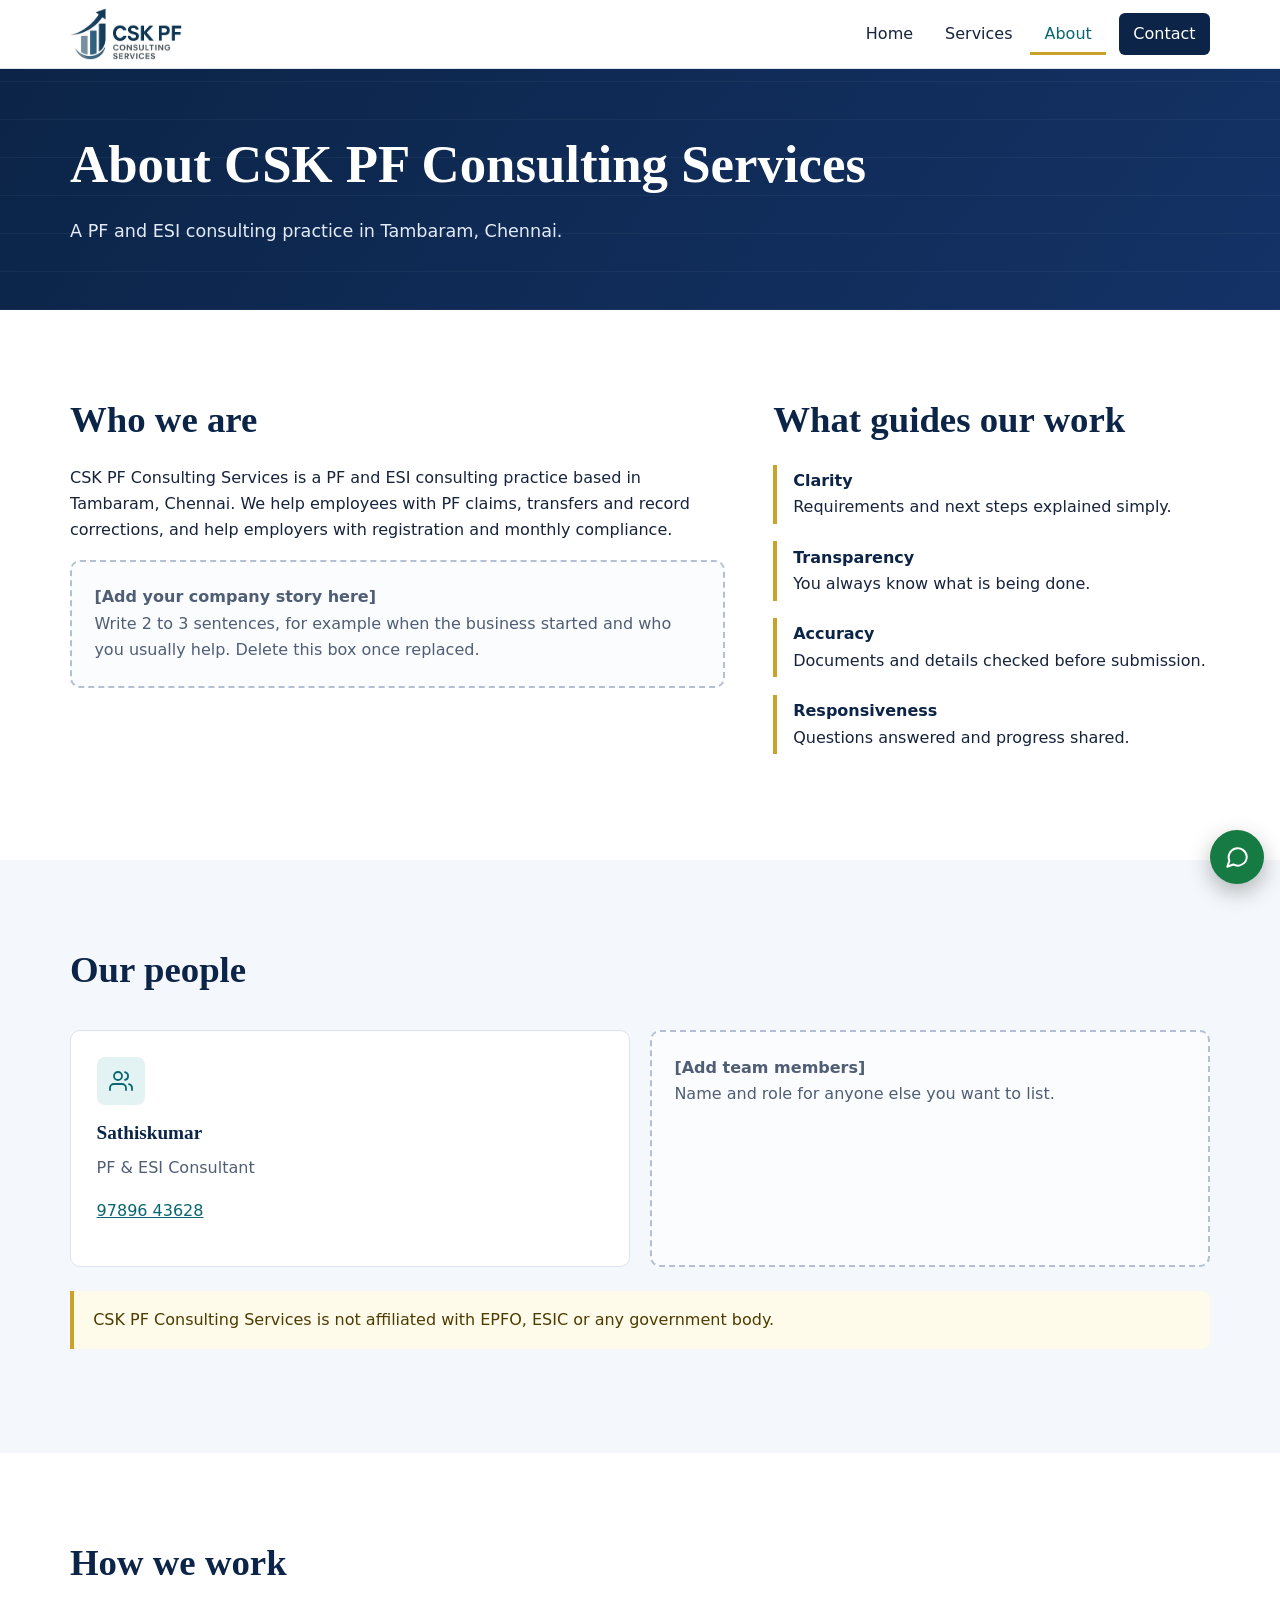
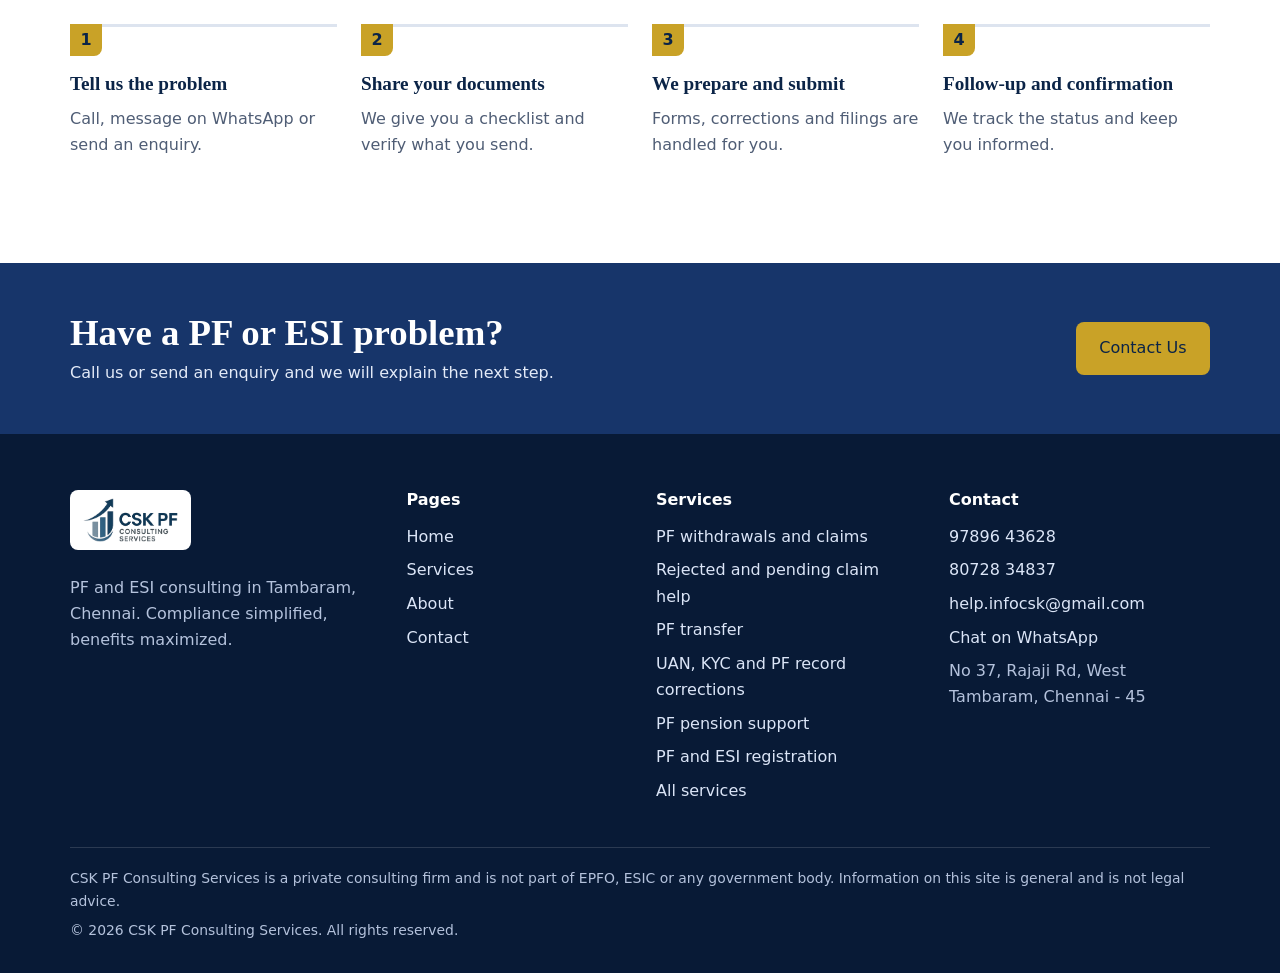
<file: cskpf-website (2)/cskpf-website/about.html>
<!DOCTYPE html>
<html lang="en">
<head>
<meta charset="utf-8">
<meta name="viewport" content="width=device-width, initial-scale=1">
<title>About Us | CSK PF Consulting Services</title>
<meta name="description" content="About CSK PF Consulting Services, a PF and ESI consulting practice in Tambaram, Chennai.">
<meta name="theme-color" content="#0b2447">
<!-- REPLACE YOUR-DOMAIN.com with your real domain (canonical + social tags) -->
<link rel="canonical" href="https://YOUR-DOMAIN.com/about">
<meta property="og:type" content="website">
<meta property="og:site_name" content="CSK PF Consulting Services">
<meta property="og:title" content="About Us | CSK PF Consulting Services">
<meta property="og:description" content="About CSK PF Consulting Services, a PF and ESI consulting practice in Tambaram, Chennai.">
<meta property="og:url" content="https://YOUR-DOMAIN.com/about">
<link rel="icon" href="assets/favicon.png" type="image/png">
<script>document.documentElement.classList.add("js")</script>
<link rel="stylesheet" href="css/styles.css">
<script src="js/config.js" defer></script>
<script src="js/main.js" defer></script>
</head>
<body>
<a class="skip" href="#main">Skip to content</a>
<header class="site-header"><div class="wrap bar">
<a class="brand" href="index.html"><img src="assets/logo.png" alt="CSK PF Consulting Services" width="112" height="52"></a>
<button class="menu-btn" type="button" aria-expanded="false" aria-controls="nav"><span class="sr">Menu</span><span class="bars"></span></button>
<nav id="nav" class="nav" aria-label="Main navigation"><a href="index.html">Home</a><a href="services.html">Services</a><a href="about.html" aria-current="page">About</a><a href="contact.html" class="nav-cta">Contact</a></nav>
</div></header>
<main id="main">
<section class="page-hero"><div class="wrap"><h1>About CSK PF Consulting Services</h1><p>A PF and ESI consulting practice in Tambaram, Chennai.</p></div></section>
<section class="section"><div class="wrap two"><div>
<h2>Who we are</h2>
<p>CSK PF Consulting Services is a PF and ESI consulting practice based in Tambaram, Chennai. We help employees with PF claims, transfers and record corrections, and help employers with registration and monthly compliance.</p>
<!-- REPLACE: add the real company story (start year, how you work, areas you serve) -->
<div class="placeholder"><strong>[Add your company story here]</strong><br>Write 2 to 3 sentences, for example when the business started and who you usually help. Delete this box once replaced.</div></div>
<div><h2>What guides our work</h2><!-- EDIT: values should reflect how the business really works -->
<ul class="values"><li><strong>Clarity</strong>Requirements and next steps explained simply.</li><li><strong>Transparency</strong>You always know what is being done.</li><li><strong>Accuracy</strong>Documents and details checked before submission.</li><li><strong>Responsiveness</strong>Questions answered and progress shared.</li></ul></div></div></section>
<section class="section alt"><div class="wrap"><div class="sec-head"><h2>Our people</h2></div>
<div class="cards"><article class="card"><span class="ico"><svg class="ic" viewBox="0 0 24 24" aria-hidden="true" focusable="false"><path d="M17 21v-2a4 4 0 0 0-4-4H5a4 4 0 0 0-4 4v2 M9 11a4 4 0 1 0 0-8 4 4 0 0 0 0 8z M23 21v-2a4 4 0 0 0-3-3.9 M16 3.1a4 4 0 0 1 0 7.8"/></svg></span><h3>Sathiskumar</h3><p>PF &amp; ESI Consultant</p><p><a data-link="tel" href="contact.html"><span data-bind="phone">Phone number</span></a></p></article>
<!-- REPLACE: add more team members here if you want them listed -->
<div class="placeholder"><strong>[Add team members]</strong><br>Name and role for anyone else you want to list.</div></div>
<p style="margin-top:1.5rem" class="note">CSK PF Consulting Services is not affiliated with EPFO, ESIC or any government body.</p></div></section>
<section class="section"><div class="wrap"><div class="sec-head"><h2>How we work</h2></div><ol class="steps"><li><h3>Tell us the problem</h3><p>Call, message on WhatsApp or send an enquiry.</p></li><li><h3>Share your documents</h3><p>We give you a checklist and verify what you send.</p></li><li><h3>We prepare and submit</h3><p>Forms, corrections and filings are handled for you.</p></li><li><h3>Follow-up and confirmation</h3><p>We track the status and keep you informed.</p></li></ol></div></section><section class="cta"><div class="wrap"><div><h2>Have a PF or ESI problem?</h2><p>Call us or send an enquiry and we will explain the next step.</p></div>
<a class="btn btn-gold" href="contact.html">Contact Us</a></div></section>
</main>
<footer class="site-footer"><div class="wrap">
<div class="fgrid">
<div><a class="flogo" href="index.html"><img src="assets/logo.png" alt="CSK PF Consulting Services" width="112" height="52"></a><p>PF and ESI consulting in Tambaram, Chennai. Compliance simplified, benefits maximized.</p></div>
<div><h2>Pages</h2><ul><li><a href="index.html">Home</a></li><li><a href="services.html">Services</a></li><li><a href="about.html">About</a></li><li><a href="contact.html">Contact</a></li></ul></div>
<div><h2>Services</h2><ul><li><a href="services.html#withdrawals">PF withdrawals and claims</a></li><li><a href="services.html#claims">Rejected and pending claim help</a></li><li><a href="services.html#transfer">PF transfer</a></li><li><a href="services.html#kyc">UAN, KYC and PF record corrections</a></li><li><a href="services.html#pension">PF pension support</a></li><li><a href="services.html#registration">PF and ESI registration</a></li><li><a href="services.html">All services</a></li></ul></div>
<div><h2>Contact</h2><ul>
<li><a data-link="tel" href="contact.html"><span data-bind="phone">Phone number</span></a></li>
<li><a data-link="tel2" href="contact.html"><span data-bind="phone2">Second phone number</span></a></li>
<li><a data-link="mail" href="contact.html"><span data-bind="email">Email address</span></a></li>
<li><a data-link="wa" href="contact.html" target="_blank" rel="noopener">Chat on WhatsApp</a></li>
<li data-bind="address">Office address</li></ul></div>
</div>
<div class="fbottom">
<!-- CONFIRM: edit this disclaimer so it matches the business -->
<p>CSK PF Consulting Services is a private consulting firm and is not part of EPFO, ESIC or any government body. Information on this site is general and is not legal advice.</p>
<p>&copy; <span data-year>2026</span> CSK PF Consulting Services. All rights reserved.</p></div>
</div></footer>
<a class="wa-float" data-link="wa" href="contact.html" target="_blank" rel="noopener" aria-label="Chat with us on WhatsApp"><svg class="ic" viewBox="0 0 24 24" aria-hidden="true" focusable="false"><path d="M21 11.5a8.4 8.4 0 0 1-12.4 7.4L3 21l1.9-5.4A8.4 8.4 0 1 1 21 11.5z"/></svg></a>
</body>
</html>
</file>
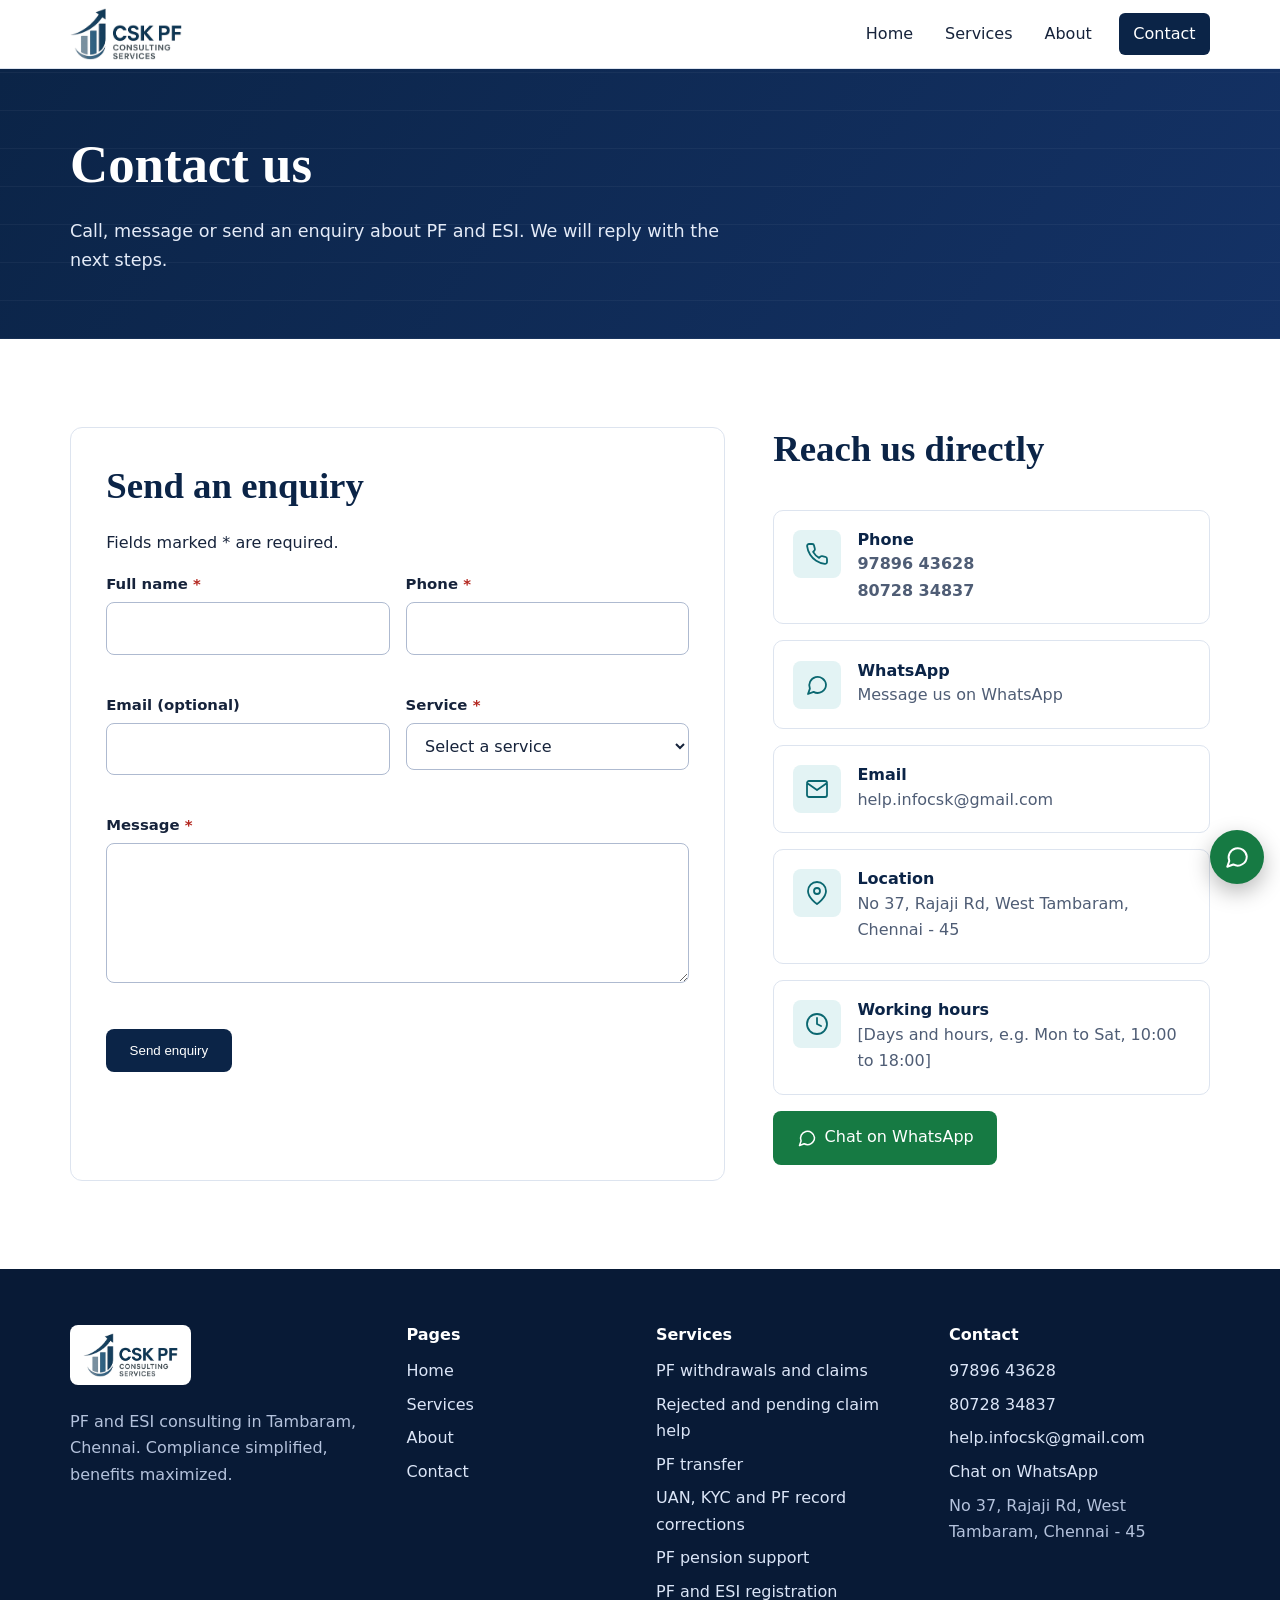
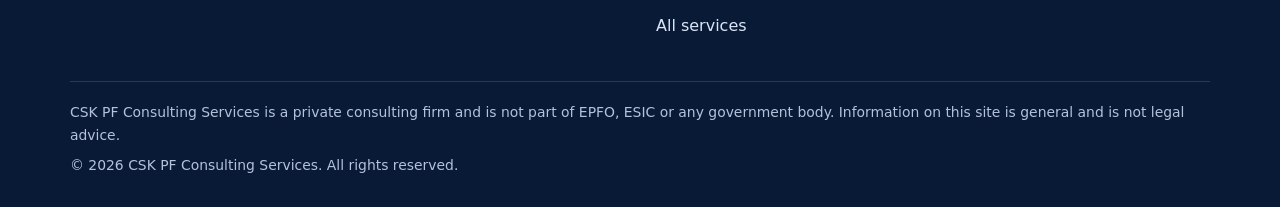
<file: cskpf-website (2)/cskpf-website/contact.html>
<!DOCTYPE html>
<html lang="en">
<head>
<meta charset="utf-8">
<meta name="viewport" content="width=device-width, initial-scale=1">
<title>Contact Us | CSK PF Consulting Services</title>
<meta name="description" content="Call, WhatsApp, email or send an enquiry to CSK PF Consulting Services in Tambaram, Chennai.">
<meta name="theme-color" content="#0b2447">
<!-- REPLACE YOUR-DOMAIN.com with your real domain (canonical + social tags) -->
<link rel="canonical" href="https://YOUR-DOMAIN.com/contact">
<meta property="og:type" content="website">
<meta property="og:site_name" content="CSK PF Consulting Services">
<meta property="og:title" content="Contact Us | CSK PF Consulting Services">
<meta property="og:description" content="Call, WhatsApp, email or send an enquiry to CSK PF Consulting Services in Tambaram, Chennai.">
<meta property="og:url" content="https://YOUR-DOMAIN.com/contact">
<link rel="icon" href="assets/favicon.png" type="image/png">
<script>document.documentElement.classList.add("js")</script>
<link rel="stylesheet" href="css/styles.css">
<script src="js/config.js" defer></script>
<script src="js/main.js" defer></script>
</head>
<body>
<a class="skip" href="#main">Skip to content</a>
<header class="site-header"><div class="wrap bar">
<a class="brand" href="index.html"><img src="assets/logo.png" alt="CSK PF Consulting Services" width="112" height="52"></a>
<button class="menu-btn" type="button" aria-expanded="false" aria-controls="nav"><span class="sr">Menu</span><span class="bars"></span></button>
<nav id="nav" class="nav" aria-label="Main navigation"><a href="index.html">Home</a><a href="services.html">Services</a><a href="about.html">About</a><a href="contact.html" aria-current="page" class="nav-cta">Contact</a></nav>
</div></header>
<main id="main">
<section class="page-hero"><div class="wrap"><h1>Contact us</h1><p>Call, message or send an enquiry about PF and ESI. We will reply with the next steps.</p></div></section>
<section class="section" id="enquiry"><div class="wrap two">
<div class="panel"><h2>Send an enquiry</h2><p>Fields marked * are required.</p>
<!-- Form setup: add your Web3Forms key in js/config.js (see README). Until then the form sends nothing and offers WhatsApp or email. -->
<form id="enquiry-form" novalidate><div class="form-grid">
<div><label for="name">Full name <span class="req" aria-hidden="true">*</span></label><input id="name" name="name" type="text" autocomplete="name" aria-describedby="err-name"><p class="err" id="err-name" role="alert"></p></div><div><label for="phone">Phone <span class="req" aria-hidden="true">*</span></label><input id="phone" name="phone" type="tel" autocomplete="tel" inputmode="tel" aria-describedby="err-phone"><p class="err" id="err-phone" role="alert"></p></div><div><label for="email">Email (optional)</label><input id="email" name="email" type="email" autocomplete="email" aria-describedby="err-email"><p class="err" id="err-email" role="alert"></p></div>
<div><label for="service">Service <span class="req" aria-hidden="true">*</span></label><select id="service" name="service" aria-describedby="err-service"><option value="">Select a service</option><option value="withdrawals">PF withdrawals and claims</option><option value="claims">Rejected and pending claim help</option><option value="transfer">PF transfer</option><option value="kyc">UAN, KYC and PF record corrections</option><option value="pension">PF pension support</option><option value="registration">PF and ESI registration</option><option value="compliance">Monthly PF and ESI compliance</option><option value="digital">Digital filing and DSC approval</option><option value="online">Aadhaar, PAN, MSME and FSSAI support</option><option value="other">Other / not sure</option></select><p class="err" id="err-service" role="alert"></p></div>
<div class="full"><label for="message">Message <span class="req" aria-hidden="true">*</span></label><textarea id="message" name="message" aria-describedby="err-message"></textarea><p class="err" id="err-message" role="alert"></p></div>
<input class="hp" type="checkbox" name="botcheck" tabindex="-1" autocomplete="off" aria-hidden="true">
<div class="full"><button class="btn btn-navy" type="submit">Send enquiry</button></div></div>
<div id="form-status" class="status" role="status" tabindex="-1" hidden></div></form></div>
<div class="stack"><h2>Reach us directly</h2><div class="ccards"><div class="ccard"><span class="ico"><svg class="ic" viewBox="0 0 24 24" aria-hidden="true" focusable="false"><path d="M22 16.9v3a2 2 0 0 1-2.2 2 19.8 19.8 0 0 1-8.6-3.1 19.5 19.5 0 0 1-6-6A19.8 19.8 0 0 1 2.1 4.2 2 2 0 0 1 4.1 2h3a2 2 0 0 1 2 1.7c.1 1 .4 1.9.7 2.8a2 2 0 0 1-.5 2.1L8.1 9.9a16 16 0 0 0 6 6l1.3-1.3a2 2 0 0 1 2.1-.4c.9.3 1.8.6 2.8.7a2 2 0 0 1 1.7 2z"/></svg></span><div><h3>Phone</h3><p><a data-link="tel" href="contact.html"><span data-bind="phone">Phone number</span></a><br><a data-link="tel2" href="contact.html"><span data-bind="phone2">Second phone number</span></a></p></div></div><a class="ccard" data-link="wa" href="contact.html" target="_blank" rel="noopener"><span class="ico"><svg class="ic" viewBox="0 0 24 24" aria-hidden="true" focusable="false"><path d="M21 11.5a8.4 8.4 0 0 1-12.4 7.4L3 21l1.9-5.4A8.4 8.4 0 1 1 21 11.5z"/></svg></span><div><h3>WhatsApp</h3><p>Message us on WhatsApp</p></div></a><a class="ccard" data-link="mail" href="contact.html"><span class="ico"><svg class="ic" viewBox="0 0 24 24" aria-hidden="true" focusable="false"><path d="M4 4h16a2 2 0 0 1 2 2v12a2 2 0 0 1-2 2H4a2 2 0 0 1-2-2V6a2 2 0 0 1 2-2z M22 6l-10 7L2 6"/></svg></span><div><h3>Email</h3><p><span data-bind="email">Email address</span></p></div></a><a class="ccard" data-link="map" href="contact.html" target="_blank" rel="noopener"><span class="ico"><svg class="ic" viewBox="0 0 24 24" aria-hidden="true" focusable="false"><path d="M21 10c0 7-9 13-9 13S3 17 3 10a9 9 0 0 1 18 0z M12 7a3 3 0 1 0 0 6 3 3 0 0 0 0-6z"/></svg></span><div><h3>Location</h3><p><span data-bind="address">Office address</span></p></div></a></div>
<div class="ccard"><span class="ico"><svg class="ic" viewBox="0 0 24 24" aria-hidden="true" focusable="false"><path d="M12 2a10 10 0 1 0 0 20 10 10 0 0 0 0-20z M12 6v6l4 2"/></svg></span><div><h3>Working hours</h3><p data-bind="hours">Working hours</p></div></div>
<p><a class="btn btn-wa" data-link="wa" href="contact.html" target="_blank" rel="noopener"><svg class="ic" viewBox="0 0 24 24" aria-hidden="true" focusable="false"><path d="M21 11.5a8.4 8.4 0 0 1-12.4 7.4L3 21l1.9-5.4A8.4 8.4 0 1 1 21 11.5z"/></svg> Chat on WhatsApp</a></p></div>
</div></section>
</main>
<footer class="site-footer"><div class="wrap">
<div class="fgrid">
<div><a class="flogo" href="index.html"><img src="assets/logo.png" alt="CSK PF Consulting Services" width="112" height="52"></a><p>PF and ESI consulting in Tambaram, Chennai. Compliance simplified, benefits maximized.</p></div>
<div><h2>Pages</h2><ul><li><a href="index.html">Home</a></li><li><a href="services.html">Services</a></li><li><a href="about.html">About</a></li><li><a href="contact.html">Contact</a></li></ul></div>
<div><h2>Services</h2><ul><li><a href="services.html#withdrawals">PF withdrawals and claims</a></li><li><a href="services.html#claims">Rejected and pending claim help</a></li><li><a href="services.html#transfer">PF transfer</a></li><li><a href="services.html#kyc">UAN, KYC and PF record corrections</a></li><li><a href="services.html#pension">PF pension support</a></li><li><a href="services.html#registration">PF and ESI registration</a></li><li><a href="services.html">All services</a></li></ul></div>
<div><h2>Contact</h2><ul>
<li><a data-link="tel" href="contact.html"><span data-bind="phone">Phone number</span></a></li>
<li><a data-link="tel2" href="contact.html"><span data-bind="phone2">Second phone number</span></a></li>
<li><a data-link="mail" href="contact.html"><span data-bind="email">Email address</span></a></li>
<li><a data-link="wa" href="contact.html" target="_blank" rel="noopener">Chat on WhatsApp</a></li>
<li data-bind="address">Office address</li></ul></div>
</div>
<div class="fbottom">
<!-- CONFIRM: edit this disclaimer so it matches the business -->
<p>CSK PF Consulting Services is a private consulting firm and is not part of EPFO, ESIC or any government body. Information on this site is general and is not legal advice.</p>
<p>&copy; <span data-year>2026</span> CSK PF Consulting Services. All rights reserved.</p></div>
</div></footer>
<a class="wa-float" data-link="wa" href="contact.html" target="_blank" rel="noopener" aria-label="Chat with us on WhatsApp"><svg class="ic" viewBox="0 0 24 24" aria-hidden="true" focusable="false"><path d="M21 11.5a8.4 8.4 0 0 1-12.4 7.4L3 21l1.9-5.4A8.4 8.4 0 1 1 21 11.5z"/></svg></a>
</body>
</html>
</file>
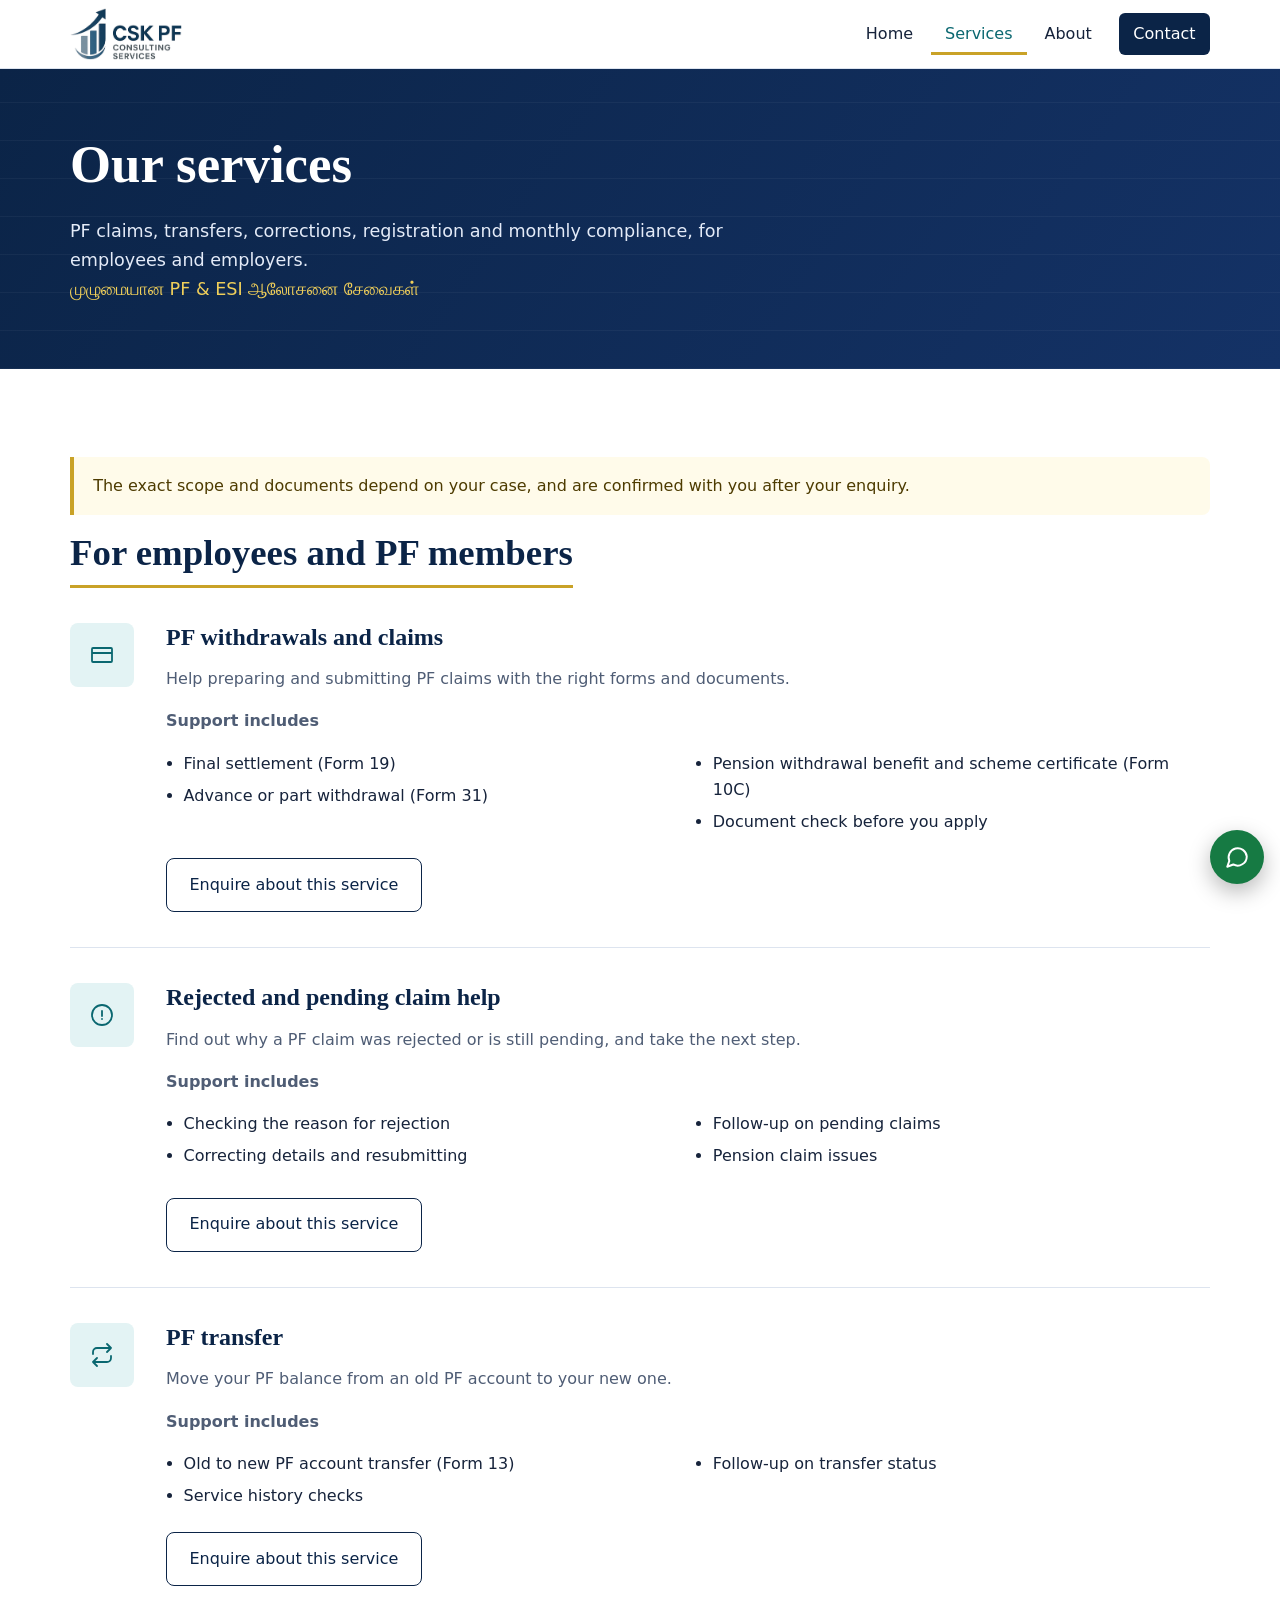
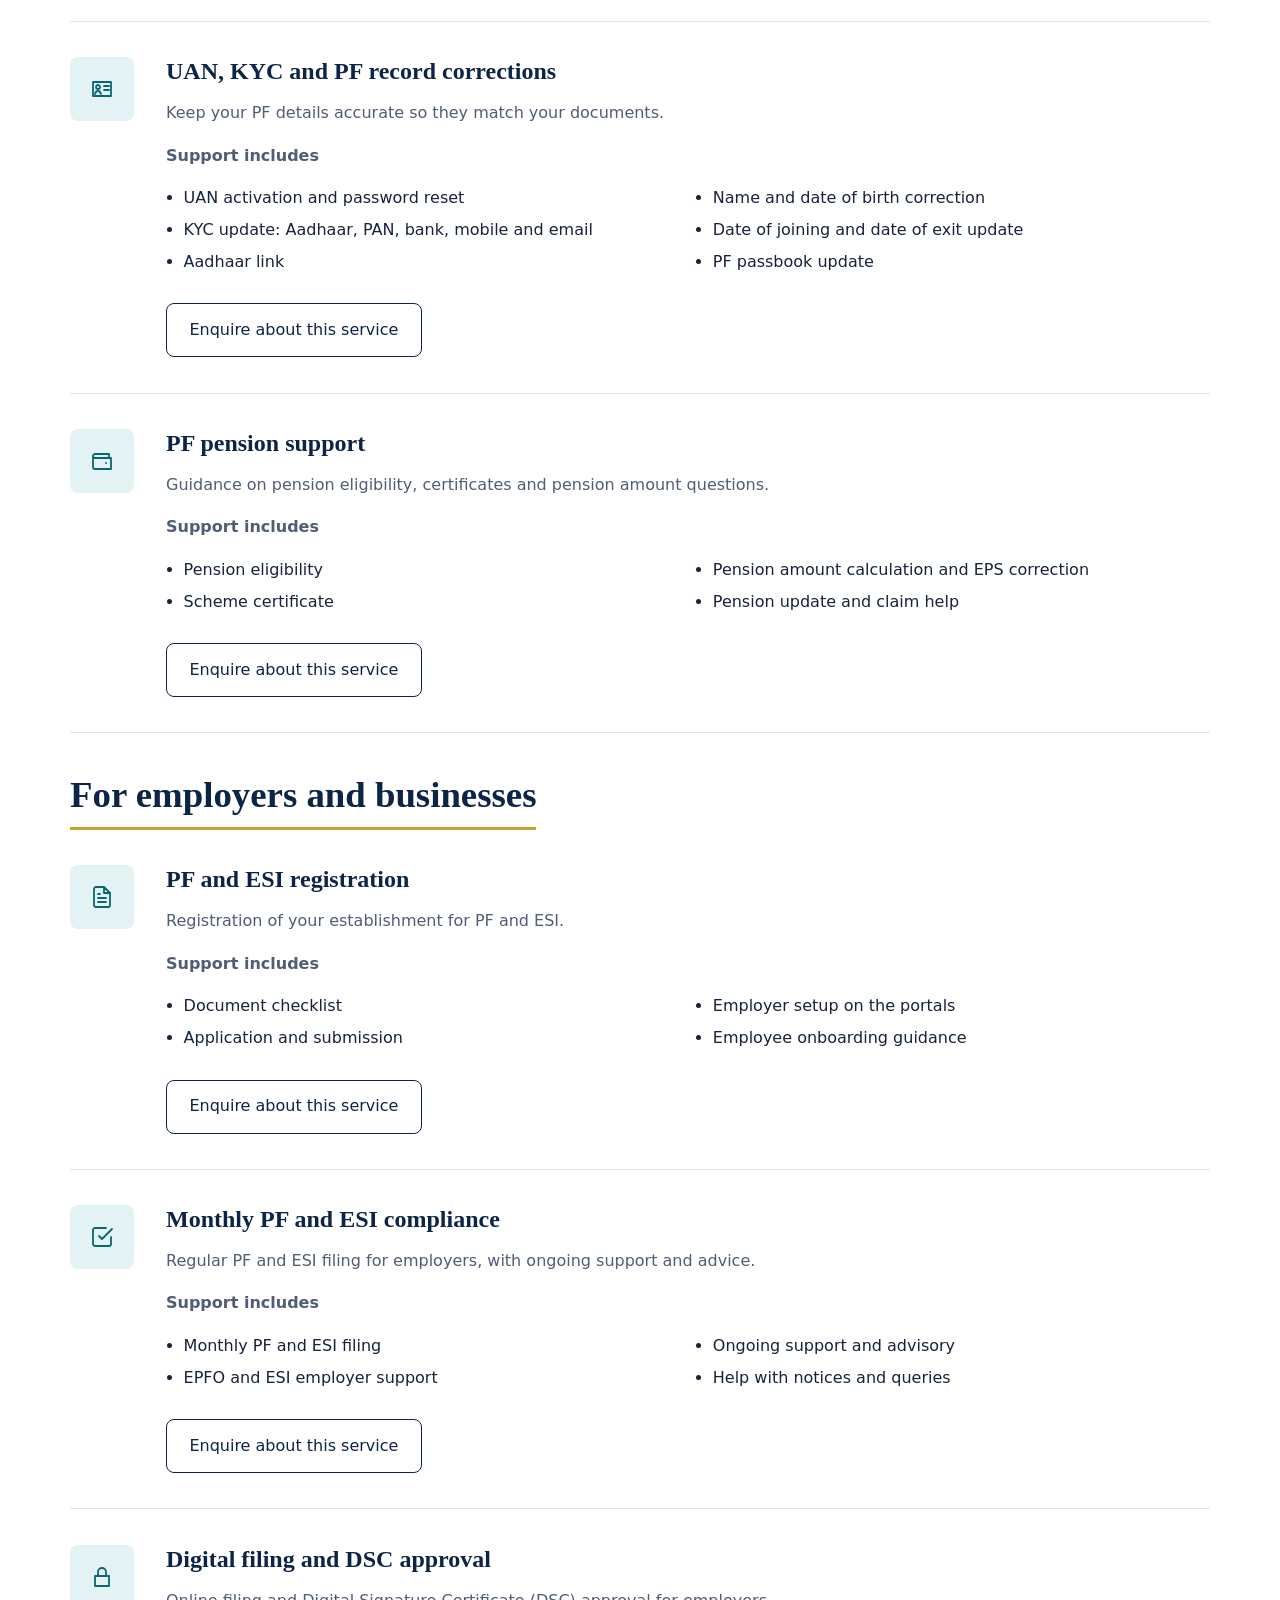
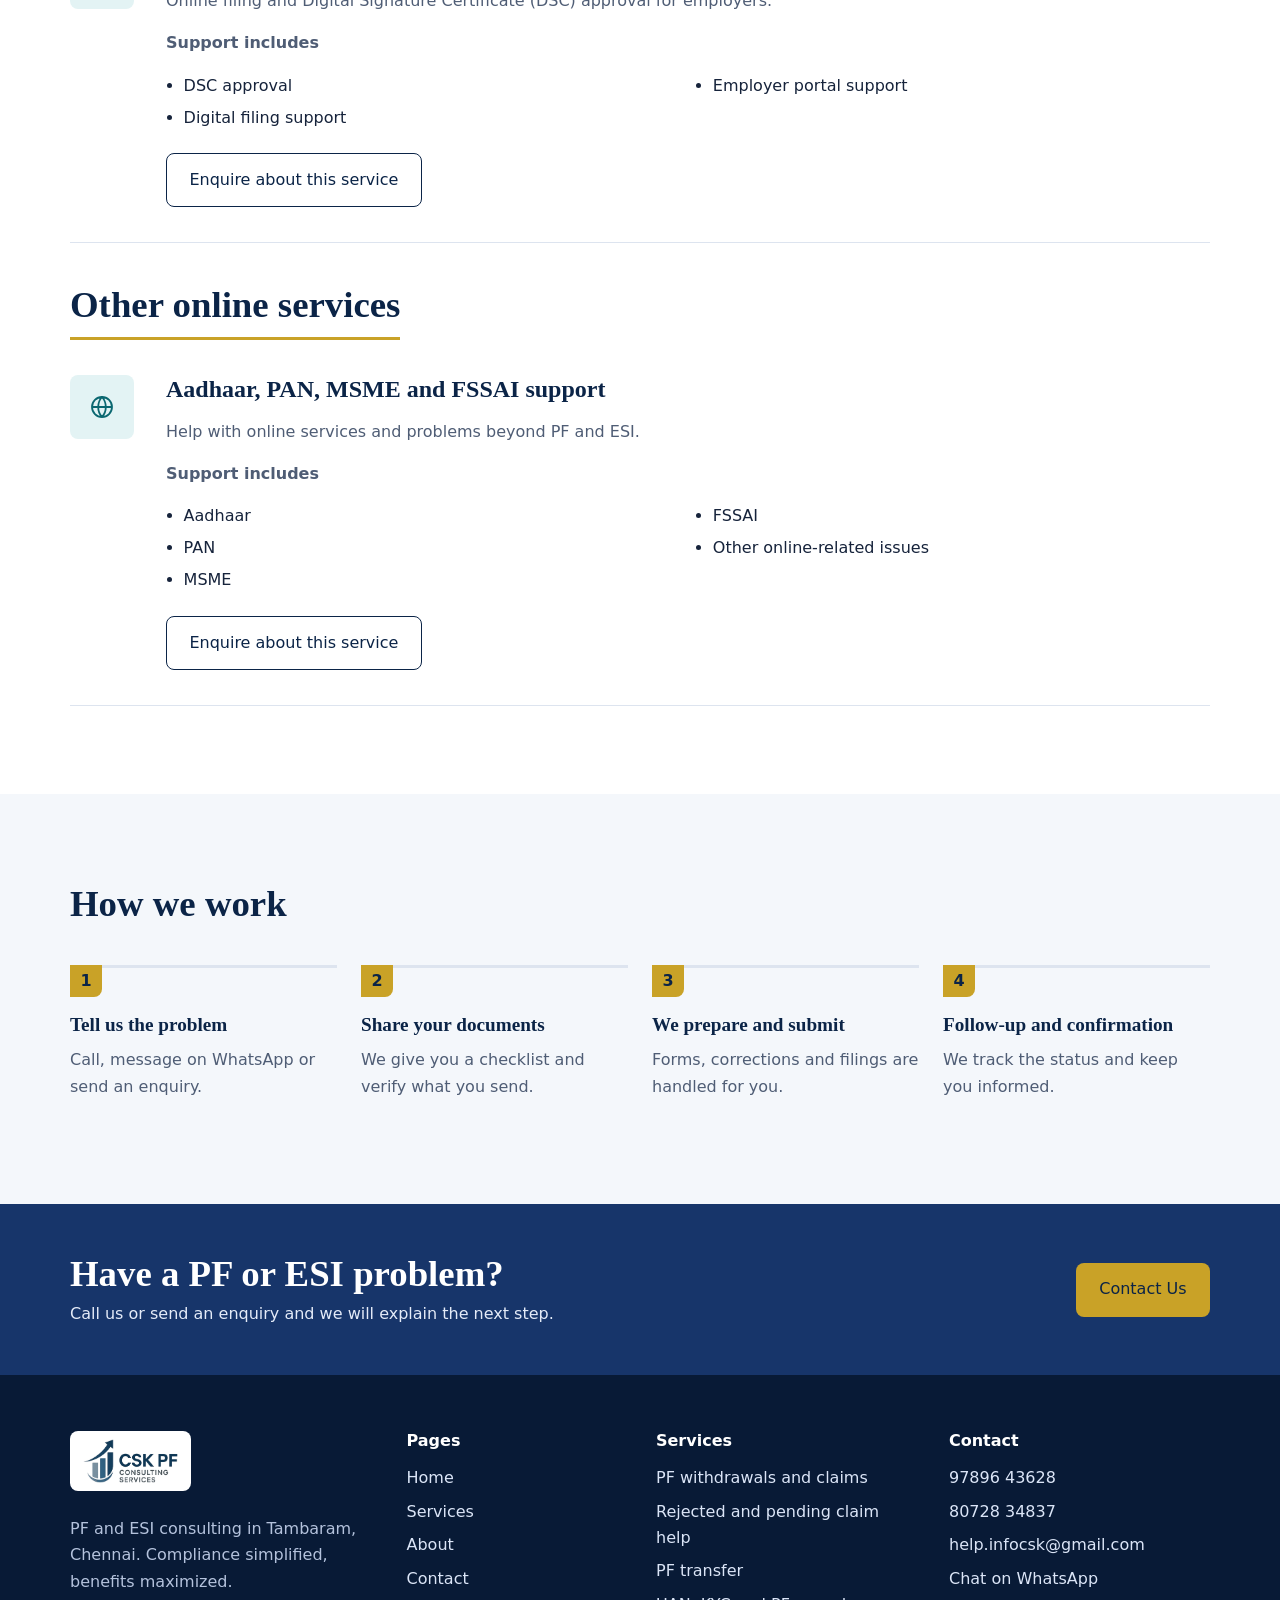
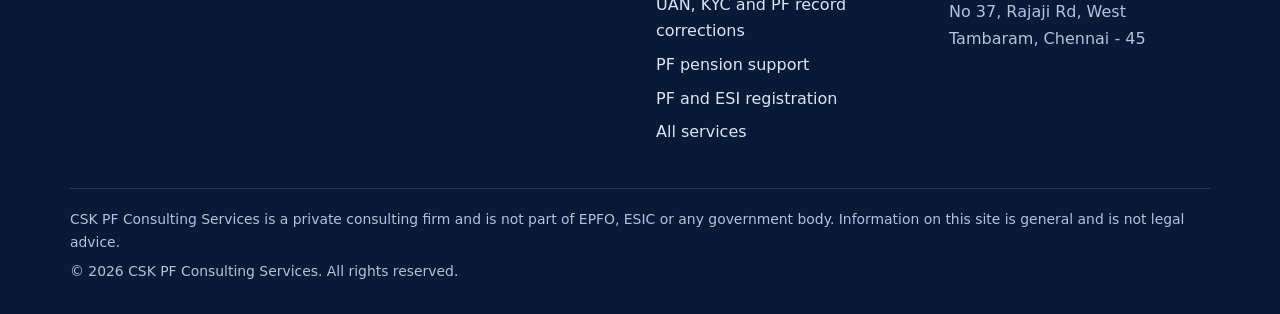
<file: cskpf-website (2)/cskpf-website/services.html>
<!DOCTYPE html>
<html lang="en">
<head>
<meta charset="utf-8">
<meta name="viewport" content="width=device-width, initial-scale=1">
<title>Services | CSK PF Consulting Services</title>
<meta name="description" content="PF withdrawals and claims, rejected claim help, PF transfer, UAN and KYC corrections, pension support, PF and ESI registration and compliance.">
<meta name="theme-color" content="#0b2447">
<!-- REPLACE YOUR-DOMAIN.com with your real domain (canonical + social tags) -->
<link rel="canonical" href="https://YOUR-DOMAIN.com/services">
<meta property="og:type" content="website">
<meta property="og:site_name" content="CSK PF Consulting Services">
<meta property="og:title" content="Services | CSK PF Consulting Services">
<meta property="og:description" content="PF withdrawals and claims, rejected claim help, PF transfer, UAN and KYC corrections, pension support, PF and ESI registration and compliance.">
<meta property="og:url" content="https://YOUR-DOMAIN.com/services">
<link rel="icon" href="assets/favicon.png" type="image/png">
<script>document.documentElement.classList.add("js")</script>
<link rel="stylesheet" href="css/styles.css">
<script src="js/config.js" defer></script>
<script src="js/main.js" defer></script>
</head>
<body>
<a class="skip" href="#main">Skip to content</a>
<header class="site-header"><div class="wrap bar">
<a class="brand" href="index.html"><img src="assets/logo.png" alt="CSK PF Consulting Services" width="112" height="52"></a>
<button class="menu-btn" type="button" aria-expanded="false" aria-controls="nav"><span class="sr">Menu</span><span class="bars"></span></button>
<nav id="nav" class="nav" aria-label="Main navigation"><a href="index.html">Home</a><a href="services.html" aria-current="page">Services</a><a href="about.html">About</a><a href="contact.html" class="nav-cta">Contact</a></nav>
</div></header>
<main id="main">
<section class="page-hero"><div class="wrap"><h1>Our services</h1><p>PF claims, transfers, corrections, registration and monthly compliance, for employees and employers.</p><p lang="ta" class="ta">முழுமையான PF &amp; ESI ஆலோசனை சேவைகள்</p></div></section>
<section class="section"><div class="wrap">
<p class="note">The exact scope and documents depend on your case, and are confirmed with you after your enquiry.</p>
<!-- EDIT: each service is one <article class="srv"> block; copy, remove or reword blocks as needed -->
<div class="grp"><h2>For employees and PF members</h2></div><article class="srv" id="withdrawals"><span class="ico"><svg class="ic" viewBox="0 0 24 24" aria-hidden="true" focusable="false"><path d="M3 5h18a1 1 0 0 1 1 1v12a1 1 0 0 1-1 1H3a1 1 0 0 1-1-1V6a1 1 0 0 1 1-1z M2 10h20"/></svg></span><div><h3>PF withdrawals and claims</h3><p>Help preparing and submitting PF claims with the right forms and documents.</p><p><strong>Support includes</strong></p><ul><li>Final settlement (Form 19)</li><li>Advance or part withdrawal (Form 31)</li><li>Pension withdrawal benefit and scheme certificate (Form 10C)</li><li>Document check before you apply</li></ul><a class="btn btn-line" href="contact.html?service=withdrawals#enquiry">Enquire about this service<span class="sr">: PF withdrawals and claims</span></a></div></article><article class="srv" id="claims"><span class="ico"><svg class="ic" viewBox="0 0 24 24" aria-hidden="true" focusable="false"><path d="M12 2a10 10 0 1 0 0 20 10 10 0 0 0 0-20z M12 8v5 M12 16h.01"/></svg></span><div><h3>Rejected and pending claim help</h3><p>Find out why a PF claim was rejected or is still pending, and take the next step.</p><p><strong>Support includes</strong></p><ul><li>Checking the reason for rejection</li><li>Correcting details and resubmitting</li><li>Follow-up on pending claims</li><li>Pension claim issues</li></ul><a class="btn btn-line" href="contact.html?service=claims#enquiry">Enquire about this service<span class="sr">: Rejected and pending claim help</span></a></div></article><article class="srv" id="transfer"><span class="ico"><svg class="ic" viewBox="0 0 24 24" aria-hidden="true" focusable="false"><path d="M17 1l4 4-4 4 M3 11V9a4 4 0 0 1 4-4h14 M7 23l-4-4 4-4 M21 13v2a4 4 0 0 1-4 4H3"/></svg></span><div><h3>PF transfer</h3><p>Move your PF balance from an old PF account to your new one.</p><p><strong>Support includes</strong></p><ul><li>Old to new PF account transfer (Form 13)</li><li>Service history checks</li><li>Follow-up on transfer status</li></ul><a class="btn btn-line" href="contact.html?service=transfer#enquiry">Enquire about this service<span class="sr">: PF transfer</span></a></div></article><article class="srv" id="kyc"><span class="ico"><svg class="ic" viewBox="0 0 24 24" aria-hidden="true" focusable="false"><path d="M3 5h18v14H3z M8 12a2 2 0 1 0 0-4 2 2 0 0 0 0 4z M5 17c.5-2 2-3 3-3s2.500 1 3 3 M14 9h5 M14 13h5"/></svg></span><div><h3>UAN, KYC and PF record corrections</h3><p>Keep your PF details accurate so they match your documents.</p><p><strong>Support includes</strong></p><ul><li>UAN activation and password reset</li><li>KYC update: Aadhaar, PAN, bank, mobile and email</li><li>Aadhaar link</li><li>Name and date of birth correction</li><li>Date of joining and date of exit update</li><li>PF passbook update</li></ul><a class="btn btn-line" href="contact.html?service=kyc#enquiry">Enquire about this service<span class="sr">: UAN, KYC and PF record corrections</span></a></div></article><article class="srv" id="pension"><span class="ico"><svg class="ic" viewBox="0 0 24 24" aria-hidden="true" focusable="false"><path d="M3 7a2 2 0 0 1 2-2h14v4 M3 7v11a2 2 0 0 0 2 2h16V9H5a2 2 0 0 1-2-2z M16 14h.01"/></svg></span><div><h3>PF pension support</h3><p>Guidance on pension eligibility, certificates and pension amount questions.</p><p><strong>Support includes</strong></p><ul><li>Pension eligibility</li><li>Scheme certificate</li><li>Pension amount calculation and EPS correction</li><li>Pension update and claim help</li></ul><a class="btn btn-line" href="contact.html?service=pension#enquiry">Enquire about this service<span class="sr">: PF pension support</span></a></div></article><div class="grp"><h2>For employers and businesses</h2></div><article class="srv" id="registration"><span class="ico"><svg class="ic" viewBox="0 0 24 24" aria-hidden="true" focusable="false"><path d="M14 2H6a2 2 0 0 0-2 2v16a2 2 0 0 0 2 2h12a2 2 0 0 0 2-2V8z M14 2v6h6 M16 13H8 M16 17H8 M10 9H8"/></svg></span><div><h3>PF and ESI registration</h3><p>Registration of your establishment for PF and ESI.</p><p><strong>Support includes</strong></p><ul><li>Document checklist</li><li>Application and submission</li><li>Employer setup on the portals</li><li>Employee onboarding guidance</li></ul><a class="btn btn-line" href="contact.html?service=registration#enquiry">Enquire about this service<span class="sr">: PF and ESI registration</span></a></div></article><article class="srv" id="compliance"><span class="ico"><svg class="ic" viewBox="0 0 24 24" aria-hidden="true" focusable="false"><path d="M9 11l3 3L22 4 M21 12v7a2 2 0 0 1-2 2H5a2 2 0 0 1-2-2V5a2 2 0 0 1 2-2h11"/></svg></span><div><h3>Monthly PF and ESI compliance</h3><p>Regular PF and ESI filing for employers, with ongoing support and advice.</p><p><strong>Support includes</strong></p><ul><li>Monthly PF and ESI filing</li><li>EPFO and ESI employer support</li><li>Ongoing support and advisory</li><li>Help with notices and queries</li></ul><a class="btn btn-line" href="contact.html?service=compliance#enquiry">Enquire about this service<span class="sr">: Monthly PF and ESI compliance</span></a></div></article><article class="srv" id="digital"><span class="ico"><svg class="ic" viewBox="0 0 24 24" aria-hidden="true" focusable="false"><path d="M5 11h14v10H5z M8 11V7a4 4 0 0 1 8 0v4"/></svg></span><div><h3>Digital filing and DSC approval</h3><p>Online filing and Digital Signature Certificate (DSC) approval for employers.</p><p><strong>Support includes</strong></p><ul><li>DSC approval</li><li>Digital filing support</li><li>Employer portal support</li></ul><a class="btn btn-line" href="contact.html?service=digital#enquiry">Enquire about this service<span class="sr">: Digital filing and DSC approval</span></a></div></article><div class="grp"><h2>Other online services</h2></div><article class="srv" id="online"><span class="ico"><svg class="ic" viewBox="0 0 24 24" aria-hidden="true" focusable="false"><path d="M12 2a10 10 0 1 0 0 20 10 10 0 0 0 0-20z M2 12h20 M12 2a15 15 0 0 1 0 20 15 15 0 0 1 0-20z"/></svg></span><div><h3>Aadhaar, PAN, MSME and FSSAI support</h3><p>Help with online services and problems beyond PF and ESI.</p><p><strong>Support includes</strong></p><ul><li>Aadhaar</li><li>PAN</li><li>MSME</li><li>FSSAI</li><li>Other online-related issues</li></ul><a class="btn btn-line" href="contact.html?service=online#enquiry">Enquire about this service<span class="sr">: Aadhaar, PAN, MSME and FSSAI support</span></a></div></article></div></section>
<section class="section alt"><div class="wrap"><div class="sec-head"><h2>How we work</h2></div><ol class="steps"><li><h3>Tell us the problem</h3><p>Call, message on WhatsApp or send an enquiry.</p></li><li><h3>Share your documents</h3><p>We give you a checklist and verify what you send.</p></li><li><h3>We prepare and submit</h3><p>Forms, corrections and filings are handled for you.</p></li><li><h3>Follow-up and confirmation</h3><p>We track the status and keep you informed.</p></li></ol></div></section><section class="cta"><div class="wrap"><div><h2>Have a PF or ESI problem?</h2><p>Call us or send an enquiry and we will explain the next step.</p></div>
<a class="btn btn-gold" href="contact.html">Contact Us</a></div></section>
</main>
<footer class="site-footer"><div class="wrap">
<div class="fgrid">
<div><a class="flogo" href="index.html"><img src="assets/logo.png" alt="CSK PF Consulting Services" width="112" height="52"></a><p>PF and ESI consulting in Tambaram, Chennai. Compliance simplified, benefits maximized.</p></div>
<div><h2>Pages</h2><ul><li><a href="index.html">Home</a></li><li><a href="services.html">Services</a></li><li><a href="about.html">About</a></li><li><a href="contact.html">Contact</a></li></ul></div>
<div><h2>Services</h2><ul><li><a href="services.html#withdrawals">PF withdrawals and claims</a></li><li><a href="services.html#claims">Rejected and pending claim help</a></li><li><a href="services.html#transfer">PF transfer</a></li><li><a href="services.html#kyc">UAN, KYC and PF record corrections</a></li><li><a href="services.html#pension">PF pension support</a></li><li><a href="services.html#registration">PF and ESI registration</a></li><li><a href="services.html">All services</a></li></ul></div>
<div><h2>Contact</h2><ul>
<li><a data-link="tel" href="contact.html"><span data-bind="phone">Phone number</span></a></li>
<li><a data-link="tel2" href="contact.html"><span data-bind="phone2">Second phone number</span></a></li>
<li><a data-link="mail" href="contact.html"><span data-bind="email">Email address</span></a></li>
<li><a data-link="wa" href="contact.html" target="_blank" rel="noopener">Chat on WhatsApp</a></li>
<li data-bind="address">Office address</li></ul></div>
</div>
<div class="fbottom">
<!-- CONFIRM: edit this disclaimer so it matches the business -->
<p>CSK PF Consulting Services is a private consulting firm and is not part of EPFO, ESIC or any government body. Information on this site is general and is not legal advice.</p>
<p>&copy; <span data-year>2026</span> CSK PF Consulting Services. All rights reserved.</p></div>
</div></footer>
<a class="wa-float" data-link="wa" href="contact.html" target="_blank" rel="noopener" aria-label="Chat with us on WhatsApp"><svg class="ic" viewBox="0 0 24 24" aria-hidden="true" focusable="false"><path d="M21 11.5a8.4 8.4 0 0 1-12.4 7.4L3 21l1.9-5.4A8.4 8.4 0 1 1 21 11.5z"/></svg></a>
</body>
</html>
</file>
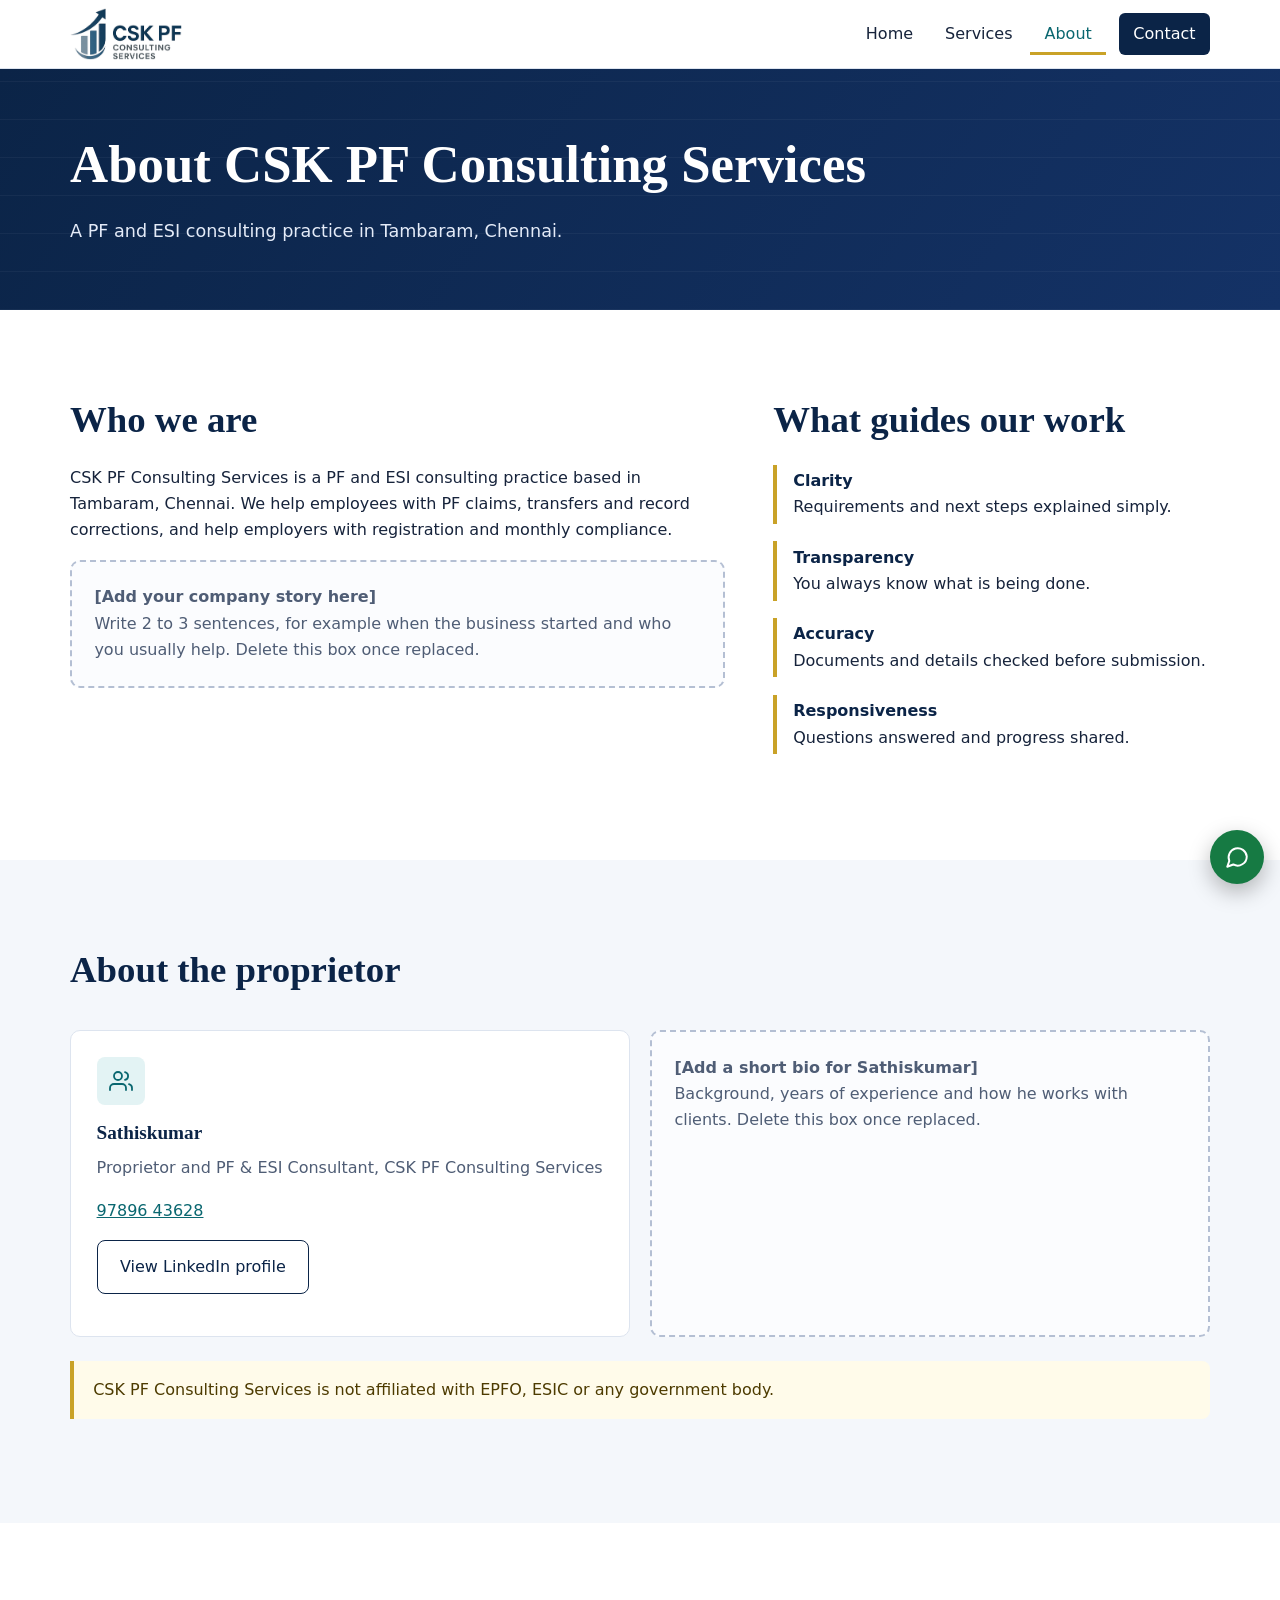
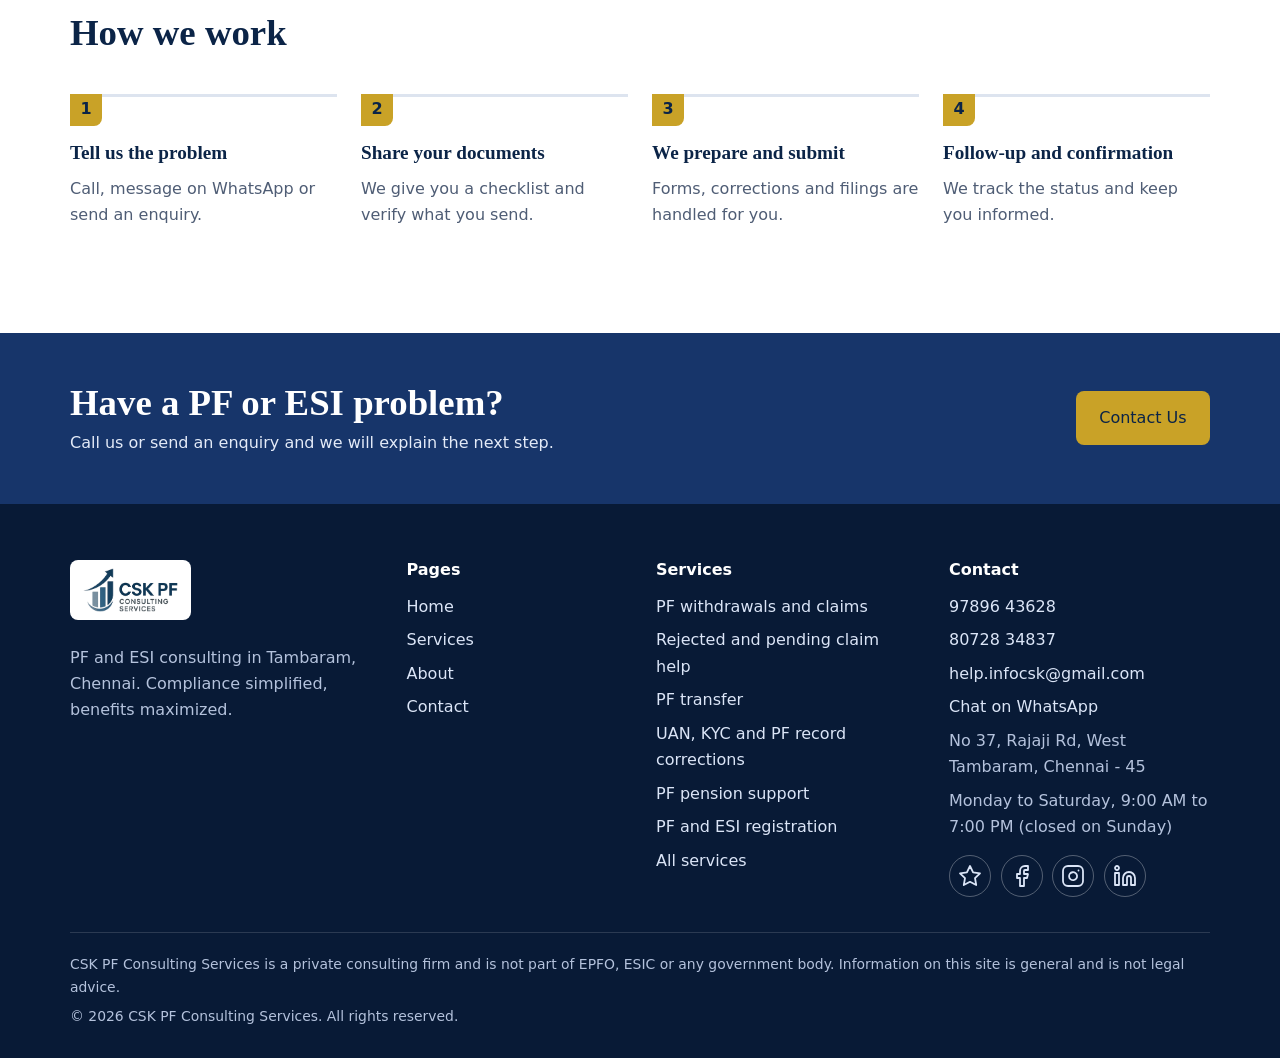
<file: cskpf-website (3)/cskpf-website/about.html>
<!DOCTYPE html>
<html lang="en">
<head>
<meta charset="utf-8">
<meta name="viewport" content="width=device-width, initial-scale=1">
<title>About Us | CSK PF Consulting Services</title>
<meta name="description" content="About CSK PF Consulting Services, a PF and ESI consulting practice in Tambaram, Chennai.">
<meta name="theme-color" content="#0b2447">
<!-- REPLACE YOUR-DOMAIN.com with your real domain (canonical + social tags) -->
<link rel="canonical" href="https://YOUR-DOMAIN.com/about">
<meta property="og:type" content="website">
<meta property="og:site_name" content="CSK PF Consulting Services">
<meta property="og:title" content="About Us | CSK PF Consulting Services">
<meta property="og:description" content="About CSK PF Consulting Services, a PF and ESI consulting practice in Tambaram, Chennai.">
<meta property="og:url" content="https://YOUR-DOMAIN.com/about">
<link rel="icon" href="assets/favicon.png" type="image/png">
<script>document.documentElement.classList.add("js")</script>
<link rel="stylesheet" href="css/styles.css">
<script src="js/config.js" defer></script>
<script src="js/main.js" defer></script>
</head>
<body>
<a class="skip" href="#main">Skip to content</a>
<header class="site-header"><div class="wrap bar">
<a class="brand" href="index.html"><img src="assets/logo.png" alt="CSK PF Consulting Services" width="112" height="52"></a>
<button class="menu-btn" type="button" aria-expanded="false" aria-controls="nav"><span class="sr">Menu</span><span class="bars"></span></button>
<nav id="nav" class="nav" aria-label="Main navigation"><a href="index.html">Home</a><a href="services.html">Services</a><a href="about.html" aria-current="page">About</a><a href="contact.html" class="nav-cta">Contact</a></nav>
</div></header>
<main id="main">
<section class="page-hero"><div class="wrap"><h1>About CSK PF Consulting Services</h1><p>A PF and ESI consulting practice in Tambaram, Chennai.</p></div></section>
<section class="section"><div class="wrap two"><div>
<h2>Who we are</h2>
<p>CSK PF Consulting Services is a PF and ESI consulting practice based in Tambaram, Chennai. We help employees with PF claims, transfers and record corrections, and help employers with registration and monthly compliance.</p>
<!-- REPLACE: add the real company story (start year, how you work, areas you serve) -->
<div class="placeholder"><strong>[Add your company story here]</strong><br>Write 2 to 3 sentences, for example when the business started and who you usually help. Delete this box once replaced.</div></div>
<div><h2>What guides our work</h2><!-- EDIT: values should reflect how the business really works -->
<ul class="values"><li><strong>Clarity</strong>Requirements and next steps explained simply.</li><li><strong>Transparency</strong>You always know what is being done.</li><li><strong>Accuracy</strong>Documents and details checked before submission.</li><li><strong>Responsiveness</strong>Questions answered and progress shared.</li></ul></div></div></section>
<section class="section alt"><div class="wrap"><div class="sec-head"><h2>About the proprietor</h2></div>
<div class="cards"><article class="card"><span class="ico"><svg class="ic" viewBox="0 0 24 24" aria-hidden="true" focusable="false"><path d="M17 21v-2a4 4 0 0 0-4-4H5a4 4 0 0 0-4 4v2 M9 11a4 4 0 1 0 0-8 4 4 0 0 0 0 8z M23 21v-2a4 4 0 0 0-3-3.9 M16 3.1a4 4 0 0 1 0 7.8"/></svg></span><h3>Sathiskumar</h3><p>Proprietor and PF &amp; ESI Consultant, CSK PF Consulting Services</p><p><a data-link="tel" href="contact.html"><span data-bind="phone">Phone number</span></a></p>
<p><a class="btn btn-line" data-link="linkedin" href="contact.html" target="_blank" rel="noopener">View LinkedIn profile<span class="sr"> (opens in a new tab)</span></a></p></article>
<!-- REPLACE: add a short bio (background, experience, approach). Only include what you can support. -->
<div class="placeholder"><strong>[Add a short bio for Sathiskumar]</strong><br>Background, years of experience and how he works with clients. Delete this box once replaced.</div></div>
<p style="margin-top:1.5rem" class="note">CSK PF Consulting Services is not affiliated with EPFO, ESIC or any government body.</p></div></section>
<section class="section"><div class="wrap"><div class="sec-head"><h2>How we work</h2></div><ol class="steps"><li><h3>Tell us the problem</h3><p>Call, message on WhatsApp or send an enquiry.</p></li><li><h3>Share your documents</h3><p>We give you a checklist and verify what you send.</p></li><li><h3>We prepare and submit</h3><p>Forms, corrections and filings are handled for you.</p></li><li><h3>Follow-up and confirmation</h3><p>We track the status and keep you informed.</p></li></ol></div></section><section class="cta"><div class="wrap"><div><h2>Have a PF or ESI problem?</h2><p>Call us or send an enquiry and we will explain the next step.</p></div>
<a class="btn btn-gold" href="contact.html">Contact Us</a></div></section>
</main>
<footer class="site-footer"><div class="wrap">
<div class="fgrid">
<div><a class="flogo" href="index.html"><img src="assets/logo.png" alt="CSK PF Consulting Services" width="112" height="52"></a><p>PF and ESI consulting in Tambaram, Chennai. Compliance simplified, benefits maximized.</p></div>
<div><h2>Pages</h2><ul><li><a href="index.html">Home</a></li><li><a href="services.html">Services</a></li><li><a href="about.html">About</a></li><li><a href="contact.html">Contact</a></li></ul></div>
<div><h2>Services</h2><ul><li><a href="services.html#withdrawals">PF withdrawals and claims</a></li><li><a href="services.html#claims">Rejected and pending claim help</a></li><li><a href="services.html#transfer">PF transfer</a></li><li><a href="services.html#kyc">UAN, KYC and PF record corrections</a></li><li><a href="services.html#pension">PF pension support</a></li><li><a href="services.html#registration">PF and ESI registration</a></li><li><a href="services.html">All services</a></li></ul></div>
<div><h2>Contact</h2><ul>
<li><a data-link="tel" href="contact.html"><span data-bind="phone">Phone number</span></a></li>
<li><a data-link="tel2" href="contact.html"><span data-bind="phone2">Second phone number</span></a></li>
<li><a data-link="mail" href="contact.html"><span data-bind="email">Email address</span></a></li>
<li><a data-link="wa" href="contact.html" target="_blank" rel="noopener">Chat on WhatsApp</a></li>
<li data-bind="address">Office address</li><li data-bind="hours">Working hours</li></ul><div class="social"><a class="soc" data-link="google" href="contact.html" target="_blank" rel="noopener" aria-label="Google page (opens in a new tab)"><svg class="ic" viewBox="0 0 24 24" aria-hidden="true" focusable="false"><path d="M12 2l3.1 6.3 6.9 1-5 4.9 1.2 6.8L12 17.8 5.8 21l1.2-6.8-5-4.9 6.9-1z"/></svg></a><a class="soc" data-link="facebook" href="contact.html" target="_blank" rel="noopener" aria-label="Facebook (opens in a new tab)"><svg class="ic" viewBox="0 0 24 24" aria-hidden="true" focusable="false"><path d="M18 2h-3a5 5 0 0 0-5 5v3H7v4h3v8h4v-8h3l1-4h-4V7a1 1 0 0 1 1-1h3z"/></svg></a><a class="soc" data-link="instagram" href="contact.html" target="_blank" rel="noopener" aria-label="Instagram (opens in a new tab)"><svg class="ic" viewBox="0 0 24 24" aria-hidden="true" focusable="false"><path d="M17 2H7a5 5 0 0 0-5 5v10a5 5 0 0 0 5 5h10a5 5 0 0 0 5-5V7a5 5 0 0 0-5-5z M16 11.4a4 4 0 1 1-7.9 1.2 4 4 0 0 1 7.9-1.2z M17.5 6.5h.01"/></svg></a><a class="soc" data-link="linkedin" href="contact.html" target="_blank" rel="noopener" aria-label="Proprietor on LinkedIn (opens in a new tab)"><svg class="ic" viewBox="0 0 24 24" aria-hidden="true" focusable="false"><path d="M16 8a6 6 0 0 1 6 6v7h-4v-7a2 2 0 0 0-4 0v7h-4v-7a6 6 0 0 1 6-6z M2 9h4v12H2z M4 2a2 2 0 1 0 0 4 2 2 0 0 0 0-4z"/></svg></a></div></div>
</div>
<div class="fbottom">
<!-- CONFIRM: edit this disclaimer so it matches the business -->
<p>CSK PF Consulting Services is a private consulting firm and is not part of EPFO, ESIC or any government body. Information on this site is general and is not legal advice.</p>
<p>&copy; <span data-year>2026</span> CSK PF Consulting Services. All rights reserved.</p></div>
</div></footer>
<a class="wa-float" data-link="wa" href="contact.html" target="_blank" rel="noopener" aria-label="Chat with us on WhatsApp"><svg class="ic" viewBox="0 0 24 24" aria-hidden="true" focusable="false"><path d="M21 11.5a8.4 8.4 0 0 1-12.4 7.4L3 21l1.9-5.4A8.4 8.4 0 1 1 21 11.5z"/></svg></a>
</body>
</html>
</file>
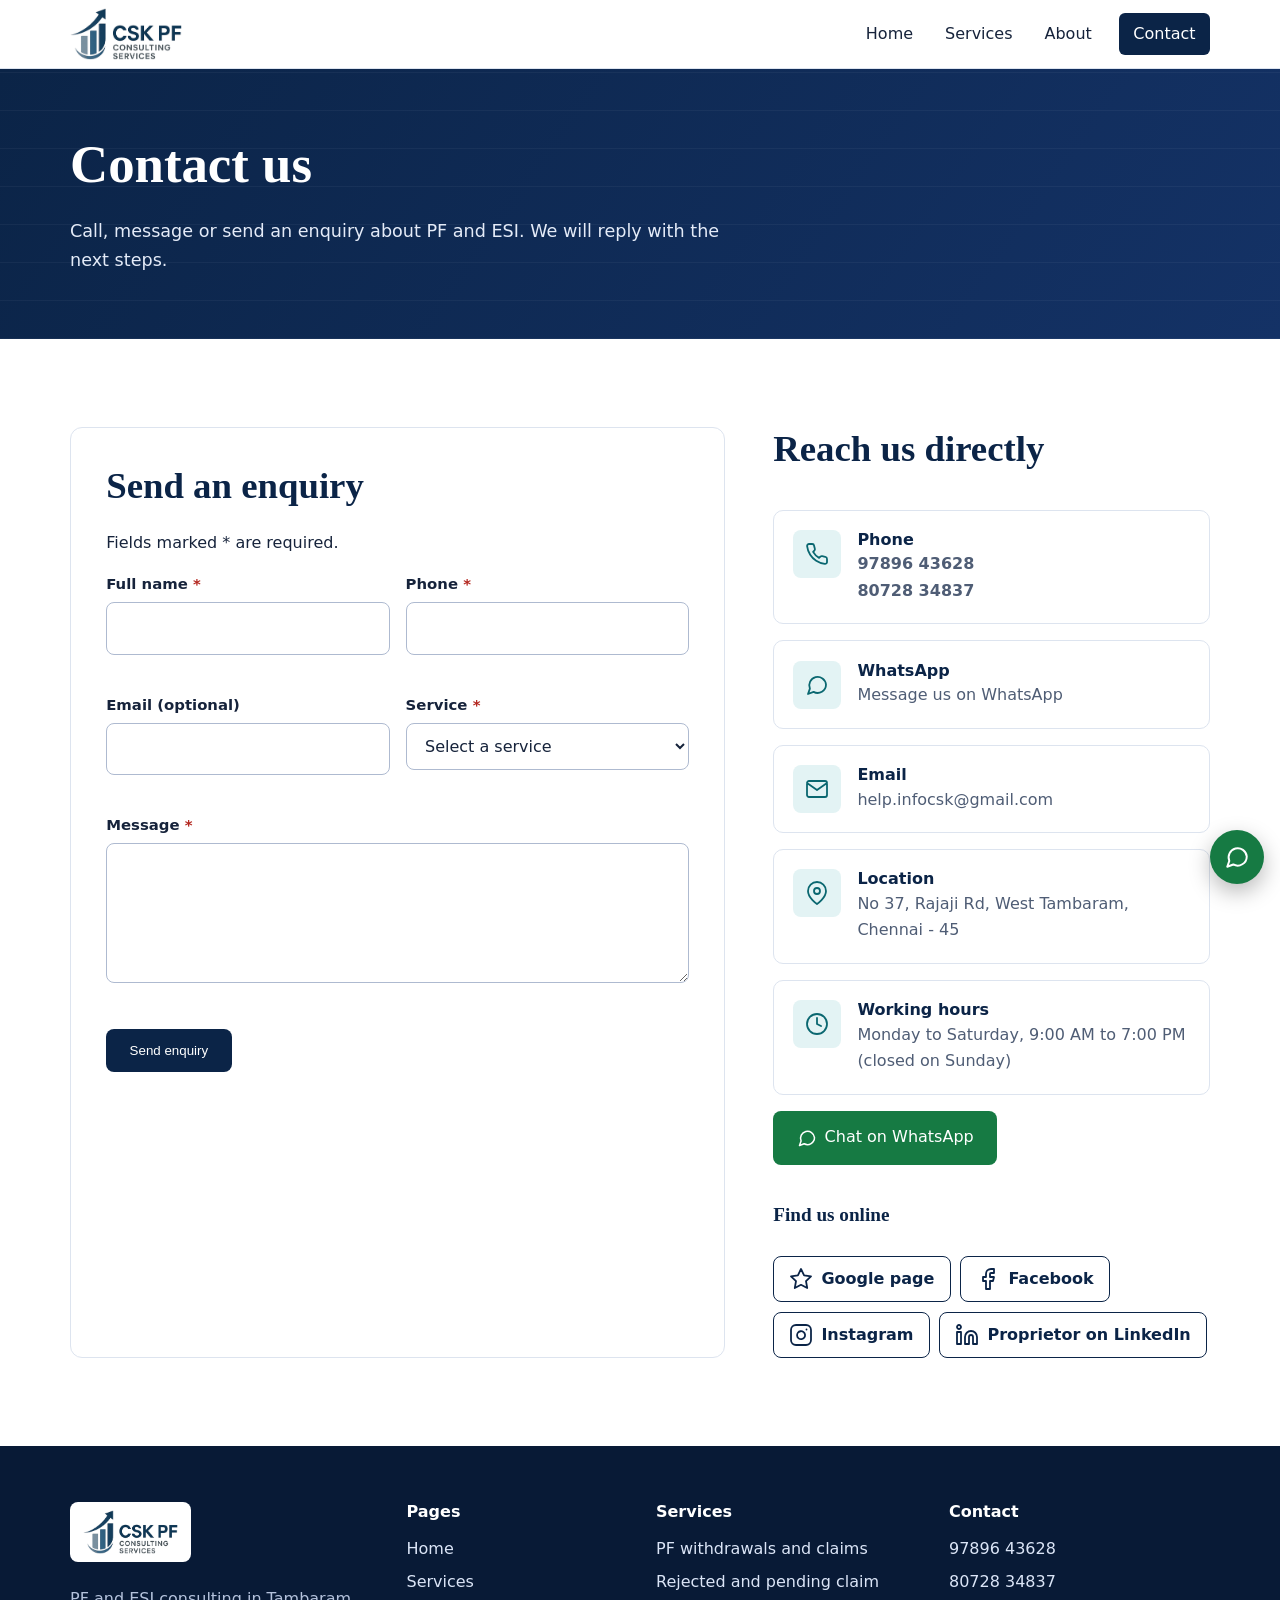
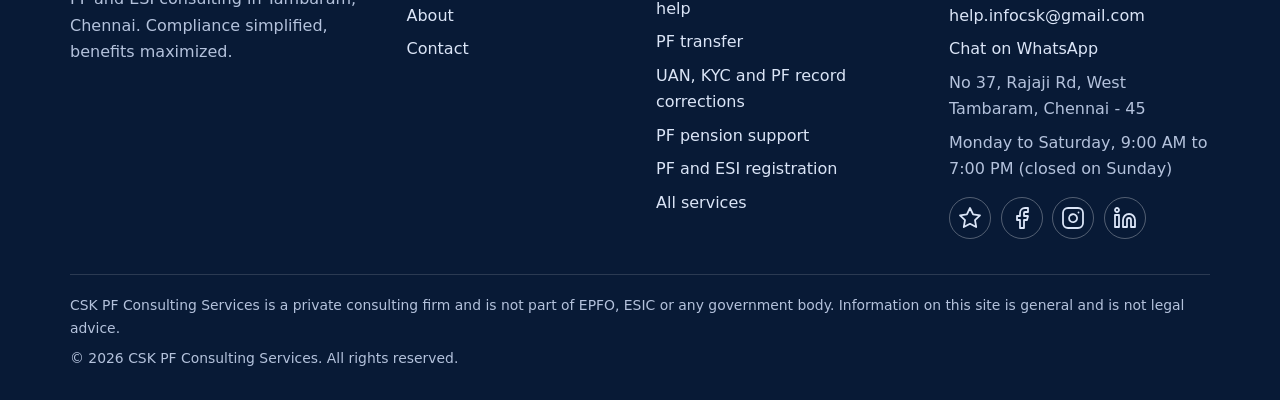
<file: cskpf-website (3)/cskpf-website/contact.html>
<!DOCTYPE html>
<html lang="en">
<head>
<meta charset="utf-8">
<meta name="viewport" content="width=device-width, initial-scale=1">
<title>Contact Us | CSK PF Consulting Services</title>
<meta name="description" content="Call, WhatsApp, email or send an enquiry to CSK PF Consulting Services in Tambaram, Chennai.">
<meta name="theme-color" content="#0b2447">
<!-- REPLACE YOUR-DOMAIN.com with your real domain (canonical + social tags) -->
<link rel="canonical" href="https://YOUR-DOMAIN.com/contact">
<meta property="og:type" content="website">
<meta property="og:site_name" content="CSK PF Consulting Services">
<meta property="og:title" content="Contact Us | CSK PF Consulting Services">
<meta property="og:description" content="Call, WhatsApp, email or send an enquiry to CSK PF Consulting Services in Tambaram, Chennai.">
<meta property="og:url" content="https://YOUR-DOMAIN.com/contact">
<link rel="icon" href="assets/favicon.png" type="image/png">
<script>document.documentElement.classList.add("js")</script>
<link rel="stylesheet" href="css/styles.css">
<script src="js/config.js" defer></script>
<script src="js/main.js" defer></script>
</head>
<body>
<a class="skip" href="#main">Skip to content</a>
<header class="site-header"><div class="wrap bar">
<a class="brand" href="index.html"><img src="assets/logo.png" alt="CSK PF Consulting Services" width="112" height="52"></a>
<button class="menu-btn" type="button" aria-expanded="false" aria-controls="nav"><span class="sr">Menu</span><span class="bars"></span></button>
<nav id="nav" class="nav" aria-label="Main navigation"><a href="index.html">Home</a><a href="services.html">Services</a><a href="about.html">About</a><a href="contact.html" aria-current="page" class="nav-cta">Contact</a></nav>
</div></header>
<main id="main">
<section class="page-hero"><div class="wrap"><h1>Contact us</h1><p>Call, message or send an enquiry about PF and ESI. We will reply with the next steps.</p></div></section>
<section class="section" id="enquiry"><div class="wrap two">
<div class="panel"><h2>Send an enquiry</h2><p>Fields marked * are required.</p>
<!-- Form setup: add your Web3Forms key in js/config.js (see README). Until then the form sends nothing and offers WhatsApp or email. -->
<form id="enquiry-form" novalidate><div class="form-grid">
<div><label for="name">Full name <span class="req" aria-hidden="true">*</span></label><input id="name" name="name" type="text" autocomplete="name" aria-describedby="err-name"><p class="err" id="err-name" role="alert"></p></div><div><label for="phone">Phone <span class="req" aria-hidden="true">*</span></label><input id="phone" name="phone" type="tel" autocomplete="tel" inputmode="tel" aria-describedby="err-phone"><p class="err" id="err-phone" role="alert"></p></div><div><label for="email">Email (optional)</label><input id="email" name="email" type="email" autocomplete="email" aria-describedby="err-email"><p class="err" id="err-email" role="alert"></p></div>
<div><label for="service">Service <span class="req" aria-hidden="true">*</span></label><select id="service" name="service" aria-describedby="err-service"><option value="">Select a service</option><option value="withdrawals">PF withdrawals and claims</option><option value="claims">Rejected and pending claim help</option><option value="transfer">PF transfer</option><option value="kyc">UAN, KYC and PF record corrections</option><option value="pension">PF pension support</option><option value="registration">PF and ESI registration</option><option value="compliance">Monthly PF and ESI compliance</option><option value="digital">Digital filing and DSC approval</option><option value="online">Aadhaar, PAN, MSME and FSSAI support</option><option value="other">Other / not sure</option></select><p class="err" id="err-service" role="alert"></p></div>
<div class="full"><label for="message">Message <span class="req" aria-hidden="true">*</span></label><textarea id="message" name="message" aria-describedby="err-message"></textarea><p class="err" id="err-message" role="alert"></p></div>
<input class="hp" type="checkbox" name="botcheck" tabindex="-1" autocomplete="off" aria-hidden="true">
<div class="full"><button class="btn btn-navy" type="submit">Send enquiry</button></div></div>
<div id="form-status" class="status" role="status" tabindex="-1" hidden></div></form></div>
<div class="stack"><h2>Reach us directly</h2><div class="ccards"><div class="ccard"><span class="ico"><svg class="ic" viewBox="0 0 24 24" aria-hidden="true" focusable="false"><path d="M22 16.9v3a2 2 0 0 1-2.2 2 19.8 19.8 0 0 1-8.6-3.1 19.5 19.5 0 0 1-6-6A19.8 19.8 0 0 1 2.1 4.2 2 2 0 0 1 4.1 2h3a2 2 0 0 1 2 1.7c.1 1 .4 1.9.7 2.8a2 2 0 0 1-.5 2.1L8.1 9.9a16 16 0 0 0 6 6l1.3-1.3a2 2 0 0 1 2.1-.4c.9.3 1.8.6 2.8.7a2 2 0 0 1 1.7 2z"/></svg></span><div><h3>Phone</h3><p><a data-link="tel" href="contact.html"><span data-bind="phone">Phone number</span></a><br><a data-link="tel2" href="contact.html"><span data-bind="phone2">Second phone number</span></a></p></div></div><a class="ccard" data-link="wa" href="contact.html" target="_blank" rel="noopener"><span class="ico"><svg class="ic" viewBox="0 0 24 24" aria-hidden="true" focusable="false"><path d="M21 11.5a8.4 8.4 0 0 1-12.4 7.4L3 21l1.9-5.4A8.4 8.4 0 1 1 21 11.5z"/></svg></span><div><h3>WhatsApp</h3><p>Message us on WhatsApp</p></div></a><a class="ccard" data-link="mail" href="contact.html"><span class="ico"><svg class="ic" viewBox="0 0 24 24" aria-hidden="true" focusable="false"><path d="M4 4h16a2 2 0 0 1 2 2v12a2 2 0 0 1-2 2H4a2 2 0 0 1-2-2V6a2 2 0 0 1 2-2z M22 6l-10 7L2 6"/></svg></span><div><h3>Email</h3><p><span data-bind="email">Email address</span></p></div></a><a class="ccard" data-link="map" href="contact.html" target="_blank" rel="noopener"><span class="ico"><svg class="ic" viewBox="0 0 24 24" aria-hidden="true" focusable="false"><path d="M21 10c0 7-9 13-9 13S3 17 3 10a9 9 0 0 1 18 0z M12 7a3 3 0 1 0 0 6 3 3 0 0 0 0-6z"/></svg></span><div><h3>Location</h3><p><span data-bind="address">Office address</span></p></div></a></div>
<div class="ccard"><span class="ico"><svg class="ic" viewBox="0 0 24 24" aria-hidden="true" focusable="false"><path d="M12 2a10 10 0 1 0 0 20 10 10 0 0 0 0-20z M12 6v6l4 2"/></svg></span><div><h3>Working hours</h3><p data-bind="hours">Working hours</p></div></div>
<p><a class="btn btn-wa" data-link="wa" href="contact.html" target="_blank" rel="noopener"><svg class="ic" viewBox="0 0 24 24" aria-hidden="true" focusable="false"><path d="M21 11.5a8.4 8.4 0 0 1-12.4 7.4L3 21l1.9-5.4A8.4 8.4 0 1 1 21 11.5z"/></svg> Chat on WhatsApp</a></p><h3 style="margin:.4rem 0 0">Find us online</h3><div class="social light"><a class="soc txt" data-link="google" href="contact.html" target="_blank" rel="noopener"><svg class="ic" viewBox="0 0 24 24" aria-hidden="true" focusable="false"><path d="M12 2l3.1 6.3 6.9 1-5 4.9 1.2 6.8L12 17.8 5.8 21l1.2-6.8-5-4.9 6.9-1z"/></svg><span>Google page<span class="sr"> (opens in a new tab)</span></span></a><a class="soc txt" data-link="facebook" href="contact.html" target="_blank" rel="noopener"><svg class="ic" viewBox="0 0 24 24" aria-hidden="true" focusable="false"><path d="M18 2h-3a5 5 0 0 0-5 5v3H7v4h3v8h4v-8h3l1-4h-4V7a1 1 0 0 1 1-1h3z"/></svg><span>Facebook<span class="sr"> (opens in a new tab)</span></span></a><a class="soc txt" data-link="instagram" href="contact.html" target="_blank" rel="noopener"><svg class="ic" viewBox="0 0 24 24" aria-hidden="true" focusable="false"><path d="M17 2H7a5 5 0 0 0-5 5v10a5 5 0 0 0 5 5h10a5 5 0 0 0 5-5V7a5 5 0 0 0-5-5z M16 11.4a4 4 0 1 1-7.9 1.2 4 4 0 0 1 7.9-1.2z M17.5 6.5h.01"/></svg><span>Instagram<span class="sr"> (opens in a new tab)</span></span></a><a class="soc txt" data-link="linkedin" href="contact.html" target="_blank" rel="noopener"><svg class="ic" viewBox="0 0 24 24" aria-hidden="true" focusable="false"><path d="M16 8a6 6 0 0 1 6 6v7h-4v-7a2 2 0 0 0-4 0v7h-4v-7a6 6 0 0 1 6-6z M2 9h4v12H2z M4 2a2 2 0 1 0 0 4 2 2 0 0 0 0-4z"/></svg><span>Proprietor on LinkedIn<span class="sr"> (opens in a new tab)</span></span></a></div></div>
</div></section>
</main>
<footer class="site-footer"><div class="wrap">
<div class="fgrid">
<div><a class="flogo" href="index.html"><img src="assets/logo.png" alt="CSK PF Consulting Services" width="112" height="52"></a><p>PF and ESI consulting in Tambaram, Chennai. Compliance simplified, benefits maximized.</p></div>
<div><h2>Pages</h2><ul><li><a href="index.html">Home</a></li><li><a href="services.html">Services</a></li><li><a href="about.html">About</a></li><li><a href="contact.html">Contact</a></li></ul></div>
<div><h2>Services</h2><ul><li><a href="services.html#withdrawals">PF withdrawals and claims</a></li><li><a href="services.html#claims">Rejected and pending claim help</a></li><li><a href="services.html#transfer">PF transfer</a></li><li><a href="services.html#kyc">UAN, KYC and PF record corrections</a></li><li><a href="services.html#pension">PF pension support</a></li><li><a href="services.html#registration">PF and ESI registration</a></li><li><a href="services.html">All services</a></li></ul></div>
<div><h2>Contact</h2><ul>
<li><a data-link="tel" href="contact.html"><span data-bind="phone">Phone number</span></a></li>
<li><a data-link="tel2" href="contact.html"><span data-bind="phone2">Second phone number</span></a></li>
<li><a data-link="mail" href="contact.html"><span data-bind="email">Email address</span></a></li>
<li><a data-link="wa" href="contact.html" target="_blank" rel="noopener">Chat on WhatsApp</a></li>
<li data-bind="address">Office address</li><li data-bind="hours">Working hours</li></ul><div class="social"><a class="soc" data-link="google" href="contact.html" target="_blank" rel="noopener" aria-label="Google page (opens in a new tab)"><svg class="ic" viewBox="0 0 24 24" aria-hidden="true" focusable="false"><path d="M12 2l3.1 6.3 6.9 1-5 4.9 1.2 6.8L12 17.8 5.8 21l1.2-6.8-5-4.9 6.9-1z"/></svg></a><a class="soc" data-link="facebook" href="contact.html" target="_blank" rel="noopener" aria-label="Facebook (opens in a new tab)"><svg class="ic" viewBox="0 0 24 24" aria-hidden="true" focusable="false"><path d="M18 2h-3a5 5 0 0 0-5 5v3H7v4h3v8h4v-8h3l1-4h-4V7a1 1 0 0 1 1-1h3z"/></svg></a><a class="soc" data-link="instagram" href="contact.html" target="_blank" rel="noopener" aria-label="Instagram (opens in a new tab)"><svg class="ic" viewBox="0 0 24 24" aria-hidden="true" focusable="false"><path d="M17 2H7a5 5 0 0 0-5 5v10a5 5 0 0 0 5 5h10a5 5 0 0 0 5-5V7a5 5 0 0 0-5-5z M16 11.4a4 4 0 1 1-7.9 1.2 4 4 0 0 1 7.9-1.2z M17.5 6.5h.01"/></svg></a><a class="soc" data-link="linkedin" href="contact.html" target="_blank" rel="noopener" aria-label="Proprietor on LinkedIn (opens in a new tab)"><svg class="ic" viewBox="0 0 24 24" aria-hidden="true" focusable="false"><path d="M16 8a6 6 0 0 1 6 6v7h-4v-7a2 2 0 0 0-4 0v7h-4v-7a6 6 0 0 1 6-6z M2 9h4v12H2z M4 2a2 2 0 1 0 0 4 2 2 0 0 0 0-4z"/></svg></a></div></div>
</div>
<div class="fbottom">
<!-- CONFIRM: edit this disclaimer so it matches the business -->
<p>CSK PF Consulting Services is a private consulting firm and is not part of EPFO, ESIC or any government body. Information on this site is general and is not legal advice.</p>
<p>&copy; <span data-year>2026</span> CSK PF Consulting Services. All rights reserved.</p></div>
</div></footer>
<a class="wa-float" data-link="wa" href="contact.html" target="_blank" rel="noopener" aria-label="Chat with us on WhatsApp"><svg class="ic" viewBox="0 0 24 24" aria-hidden="true" focusable="false"><path d="M21 11.5a8.4 8.4 0 0 1-12.4 7.4L3 21l1.9-5.4A8.4 8.4 0 1 1 21 11.5z"/></svg></a>
</body>
</html>
</file>
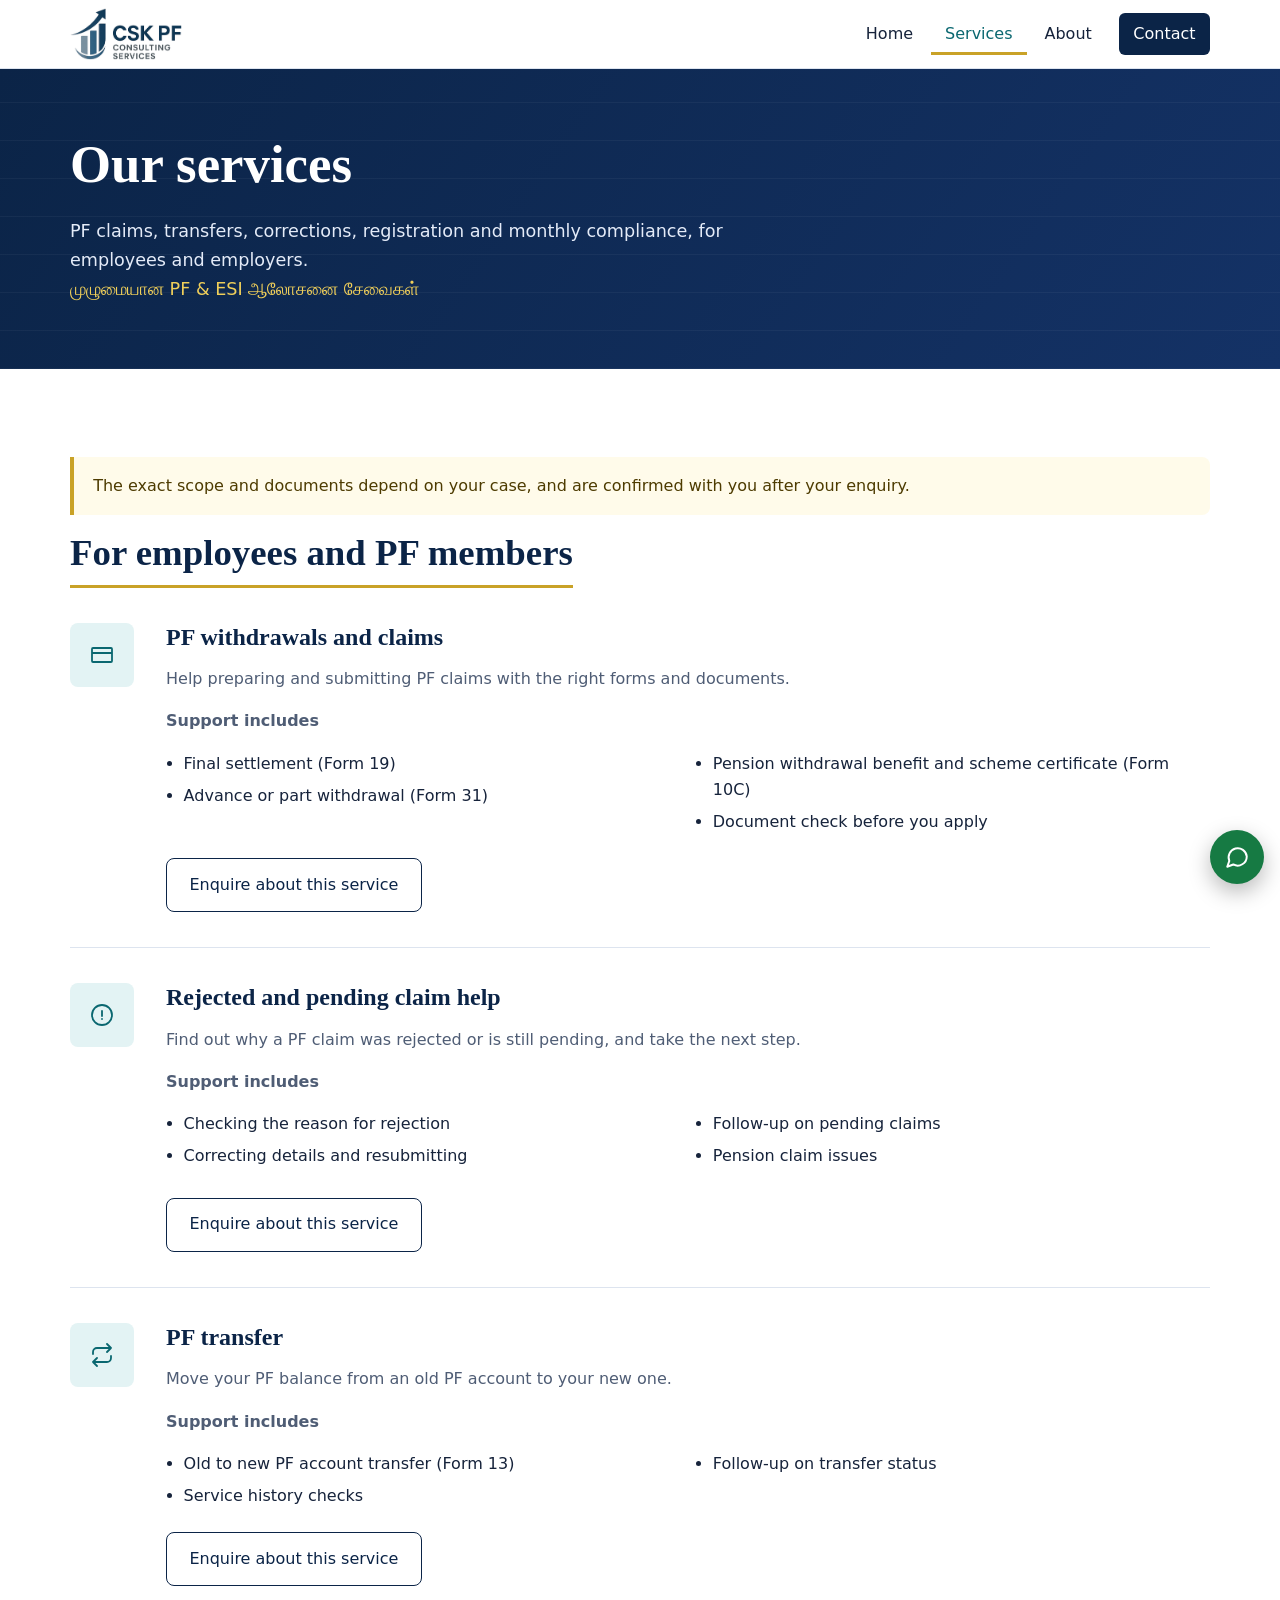
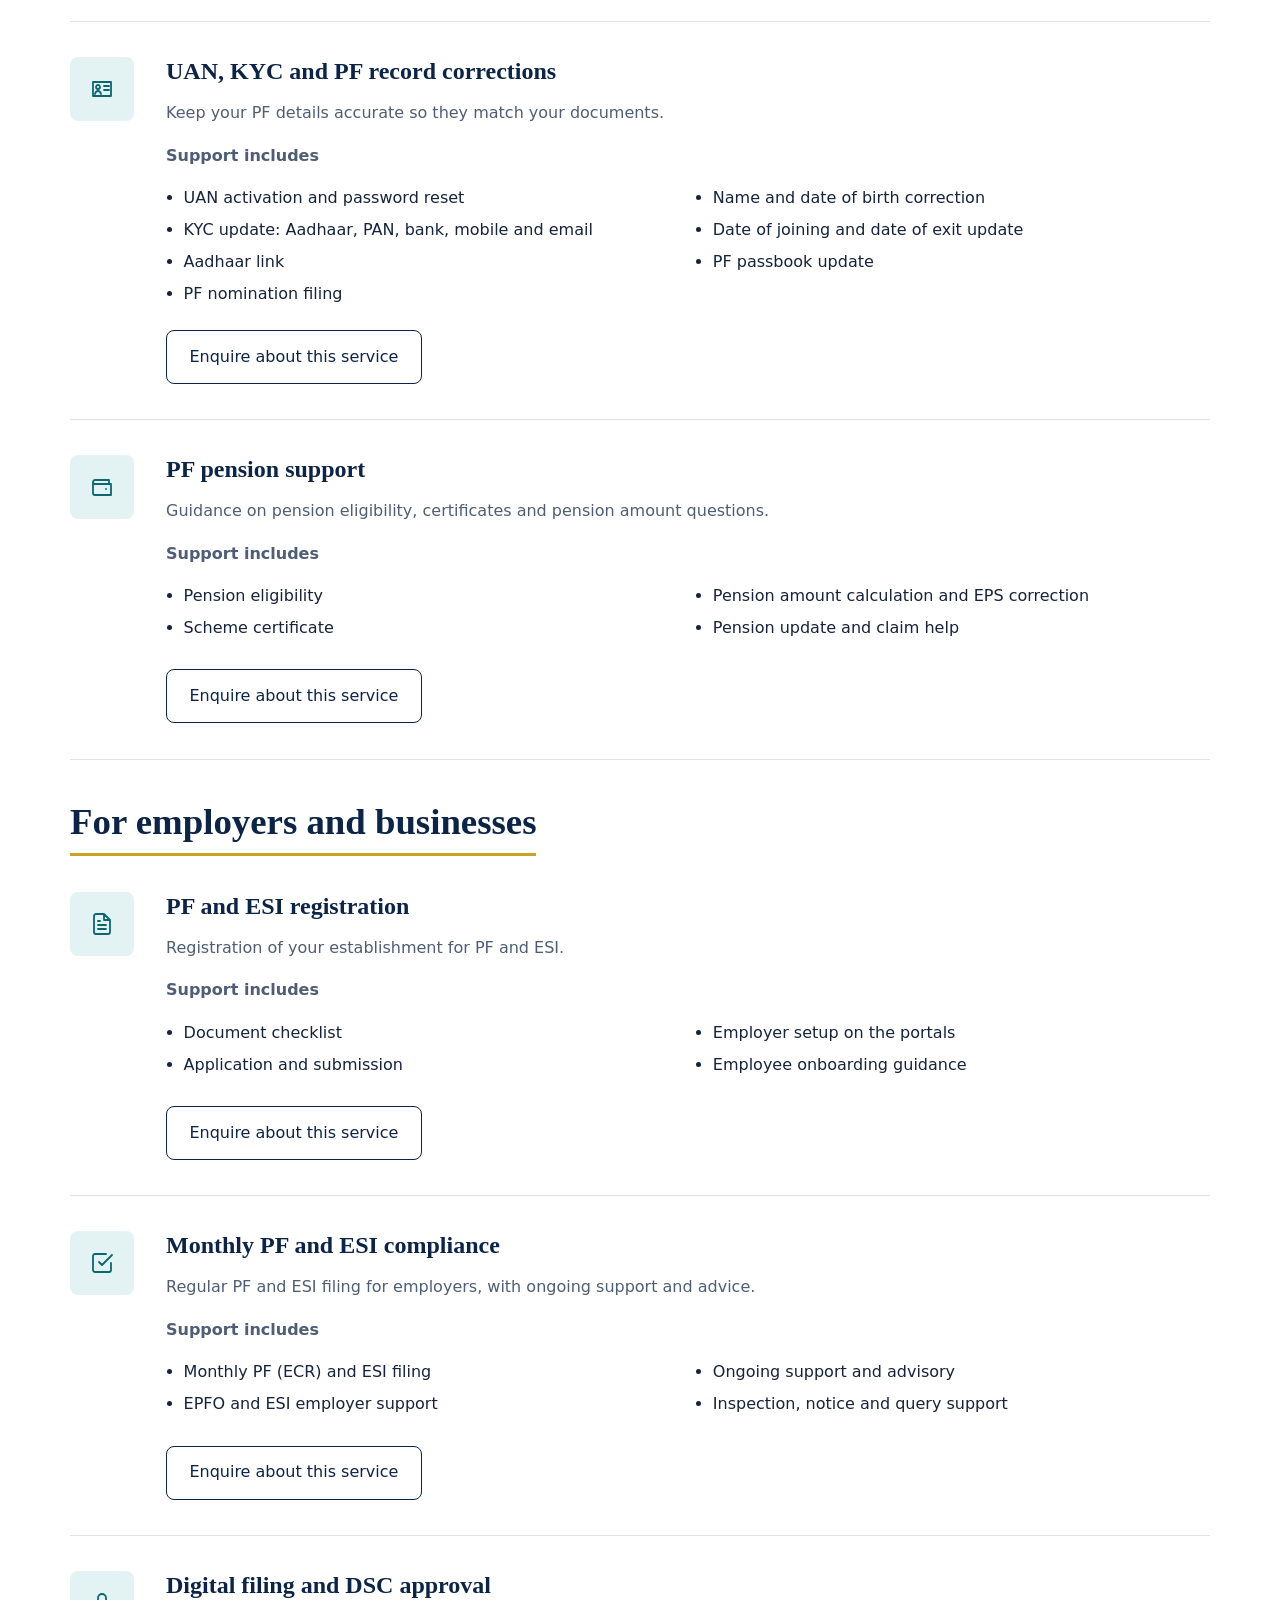
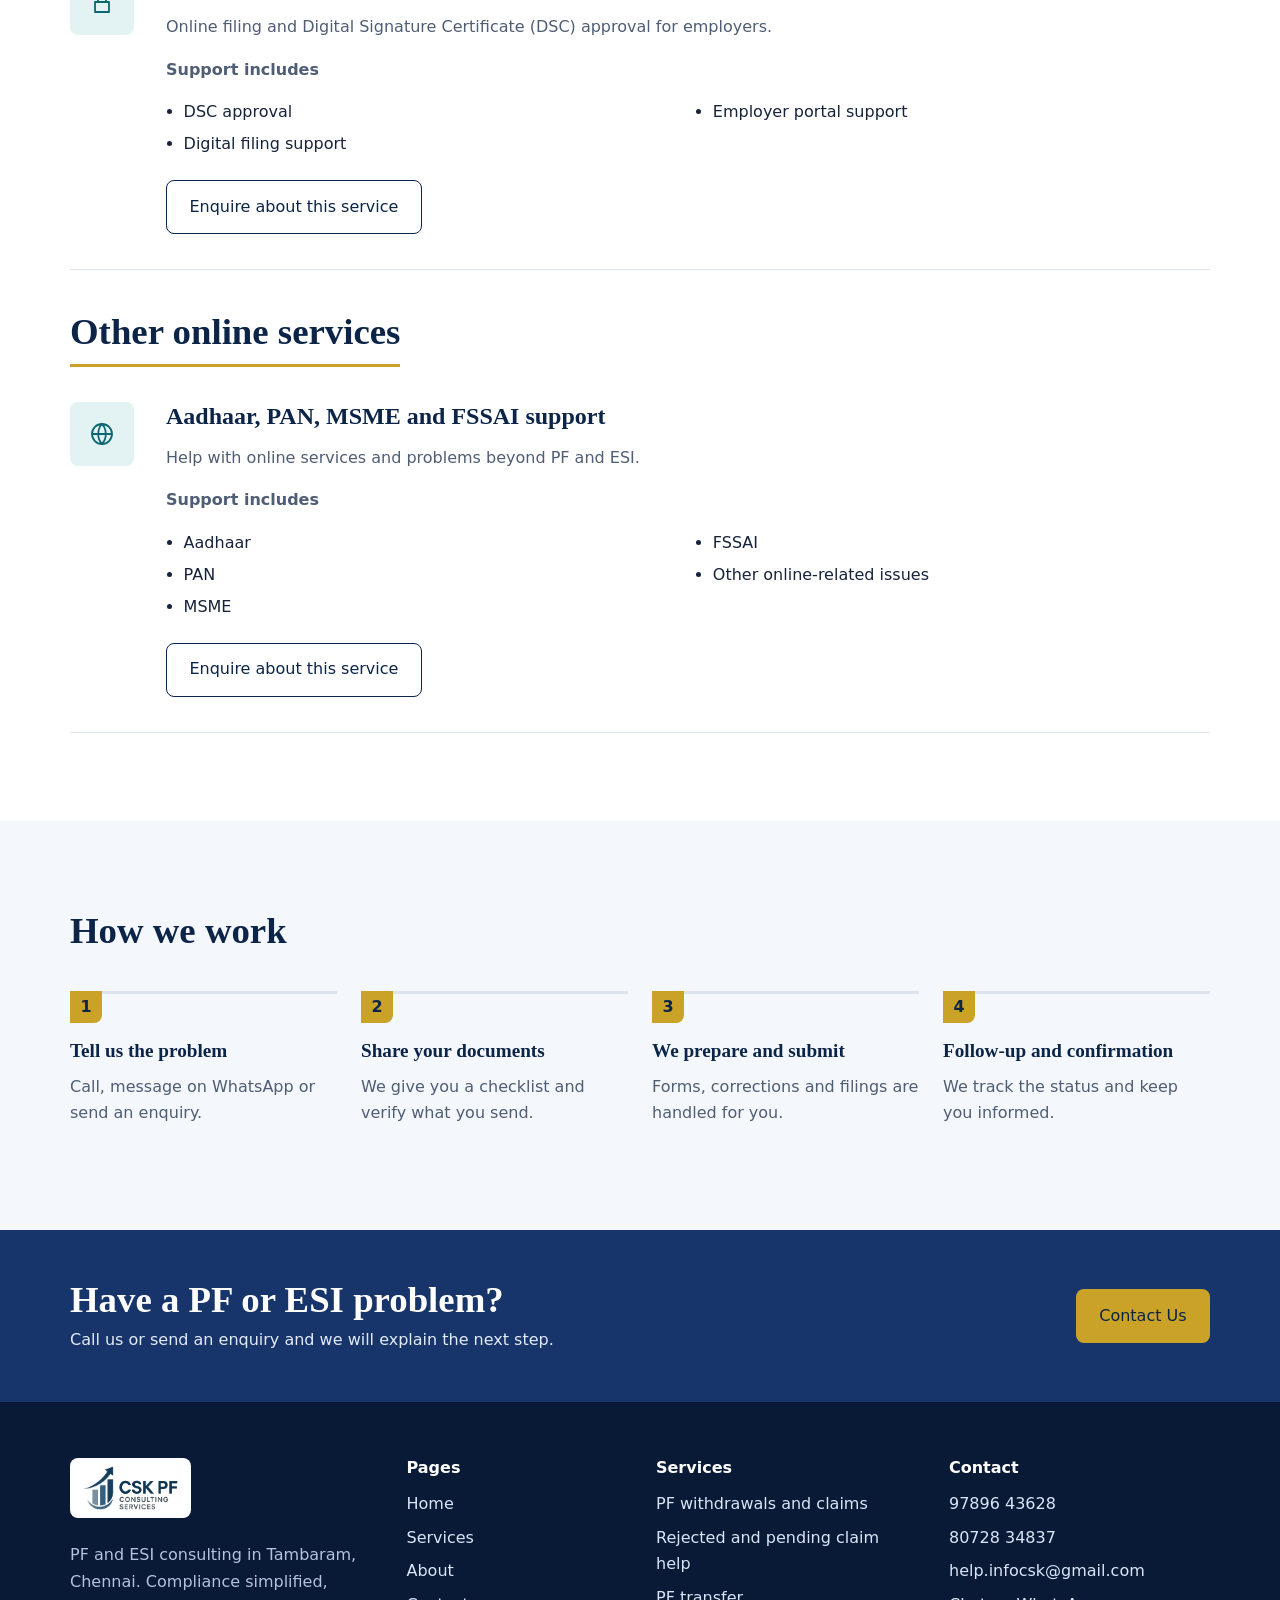
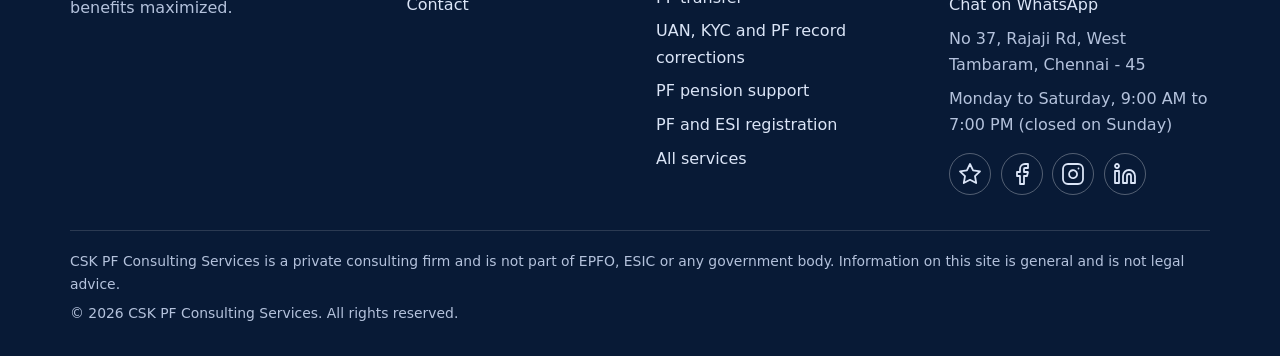
<file: cskpf-website (3)/cskpf-website/services.html>
<!DOCTYPE html>
<html lang="en">
<head>
<meta charset="utf-8">
<meta name="viewport" content="width=device-width, initial-scale=1">
<title>Services | CSK PF Consulting Services</title>
<meta name="description" content="PF withdrawals and claims, rejected claim help, PF transfer, UAN and KYC corrections, pension support, PF and ESI registration and compliance.">
<meta name="theme-color" content="#0b2447">
<!-- REPLACE YOUR-DOMAIN.com with your real domain (canonical + social tags) -->
<link rel="canonical" href="https://YOUR-DOMAIN.com/services">
<meta property="og:type" content="website">
<meta property="og:site_name" content="CSK PF Consulting Services">
<meta property="og:title" content="Services | CSK PF Consulting Services">
<meta property="og:description" content="PF withdrawals and claims, rejected claim help, PF transfer, UAN and KYC corrections, pension support, PF and ESI registration and compliance.">
<meta property="og:url" content="https://YOUR-DOMAIN.com/services">
<link rel="icon" href="assets/favicon.png" type="image/png">
<script>document.documentElement.classList.add("js")</script>
<link rel="stylesheet" href="css/styles.css">
<script src="js/config.js" defer></script>
<script src="js/main.js" defer></script>
</head>
<body>
<a class="skip" href="#main">Skip to content</a>
<header class="site-header"><div class="wrap bar">
<a class="brand" href="index.html"><img src="assets/logo.png" alt="CSK PF Consulting Services" width="112" height="52"></a>
<button class="menu-btn" type="button" aria-expanded="false" aria-controls="nav"><span class="sr">Menu</span><span class="bars"></span></button>
<nav id="nav" class="nav" aria-label="Main navigation"><a href="index.html">Home</a><a href="services.html" aria-current="page">Services</a><a href="about.html">About</a><a href="contact.html" class="nav-cta">Contact</a></nav>
</div></header>
<main id="main">
<section class="page-hero"><div class="wrap"><h1>Our services</h1><p>PF claims, transfers, corrections, registration and monthly compliance, for employees and employers.</p><p lang="ta" class="ta">முழுமையான PF &amp; ESI ஆலோசனை சேவைகள்</p></div></section>
<section class="section"><div class="wrap">
<p class="note">The exact scope and documents depend on your case, and are confirmed with you after your enquiry.</p>
<!-- EDIT: each service is one <article class="srv"> block; copy, remove or reword blocks as needed -->
<div class="grp"><h2>For employees and PF members</h2></div><article class="srv" id="withdrawals"><span class="ico"><svg class="ic" viewBox="0 0 24 24" aria-hidden="true" focusable="false"><path d="M3 5h18a1 1 0 0 1 1 1v12a1 1 0 0 1-1 1H3a1 1 0 0 1-1-1V6a1 1 0 0 1 1-1z M2 10h20"/></svg></span><div><h3>PF withdrawals and claims</h3><p>Help preparing and submitting PF claims with the right forms and documents.</p><p><strong>Support includes</strong></p><ul><li>Final settlement (Form 19)</li><li>Advance or part withdrawal (Form 31)</li><li>Pension withdrawal benefit and scheme certificate (Form 10C)</li><li>Document check before you apply</li></ul><a class="btn btn-line" href="contact.html?service=withdrawals#enquiry">Enquire about this service<span class="sr">: PF withdrawals and claims</span></a></div></article><article class="srv" id="claims"><span class="ico"><svg class="ic" viewBox="0 0 24 24" aria-hidden="true" focusable="false"><path d="M12 2a10 10 0 1 0 0 20 10 10 0 0 0 0-20z M12 8v5 M12 16h.01"/></svg></span><div><h3>Rejected and pending claim help</h3><p>Find out why a PF claim was rejected or is still pending, and take the next step.</p><p><strong>Support includes</strong></p><ul><li>Checking the reason for rejection</li><li>Correcting details and resubmitting</li><li>Follow-up on pending claims</li><li>Pension claim issues</li></ul><a class="btn btn-line" href="contact.html?service=claims#enquiry">Enquire about this service<span class="sr">: Rejected and pending claim help</span></a></div></article><article class="srv" id="transfer"><span class="ico"><svg class="ic" viewBox="0 0 24 24" aria-hidden="true" focusable="false"><path d="M17 1l4 4-4 4 M3 11V9a4 4 0 0 1 4-4h14 M7 23l-4-4 4-4 M21 13v2a4 4 0 0 1-4 4H3"/></svg></span><div><h3>PF transfer</h3><p>Move your PF balance from an old PF account to your new one.</p><p><strong>Support includes</strong></p><ul><li>Old to new PF account transfer (Form 13)</li><li>Service history checks</li><li>Follow-up on transfer status</li></ul><a class="btn btn-line" href="contact.html?service=transfer#enquiry">Enquire about this service<span class="sr">: PF transfer</span></a></div></article><article class="srv" id="kyc"><span class="ico"><svg class="ic" viewBox="0 0 24 24" aria-hidden="true" focusable="false"><path d="M3 5h18v14H3z M8 12a2 2 0 1 0 0-4 2 2 0 0 0 0 4z M5 17c.5-2 2-3 3-3s2.500 1 3 3 M14 9h5 M14 13h5"/></svg></span><div><h3>UAN, KYC and PF record corrections</h3><p>Keep your PF details accurate so they match your documents.</p><p><strong>Support includes</strong></p><ul><li>UAN activation and password reset</li><li>KYC update: Aadhaar, PAN, bank, mobile and email</li><li>Aadhaar link</li><li>PF nomination filing</li><li>Name and date of birth correction</li><li>Date of joining and date of exit update</li><li>PF passbook update</li></ul><a class="btn btn-line" href="contact.html?service=kyc#enquiry">Enquire about this service<span class="sr">: UAN, KYC and PF record corrections</span></a></div></article><article class="srv" id="pension"><span class="ico"><svg class="ic" viewBox="0 0 24 24" aria-hidden="true" focusable="false"><path d="M3 7a2 2 0 0 1 2-2h14v4 M3 7v11a2 2 0 0 0 2 2h16V9H5a2 2 0 0 1-2-2z M16 14h.01"/></svg></span><div><h3>PF pension support</h3><p>Guidance on pension eligibility, certificates and pension amount questions.</p><p><strong>Support includes</strong></p><ul><li>Pension eligibility</li><li>Scheme certificate</li><li>Pension amount calculation and EPS correction</li><li>Pension update and claim help</li></ul><a class="btn btn-line" href="contact.html?service=pension#enquiry">Enquire about this service<span class="sr">: PF pension support</span></a></div></article><div class="grp"><h2>For employers and businesses</h2></div><article class="srv" id="registration"><span class="ico"><svg class="ic" viewBox="0 0 24 24" aria-hidden="true" focusable="false"><path d="M14 2H6a2 2 0 0 0-2 2v16a2 2 0 0 0 2 2h12a2 2 0 0 0 2-2V8z M14 2v6h6 M16 13H8 M16 17H8 M10 9H8"/></svg></span><div><h3>PF and ESI registration</h3><p>Registration of your establishment for PF and ESI.</p><p><strong>Support includes</strong></p><ul><li>Document checklist</li><li>Application and submission</li><li>Employer setup on the portals</li><li>Employee onboarding guidance</li></ul><a class="btn btn-line" href="contact.html?service=registration#enquiry">Enquire about this service<span class="sr">: PF and ESI registration</span></a></div></article><article class="srv" id="compliance"><span class="ico"><svg class="ic" viewBox="0 0 24 24" aria-hidden="true" focusable="false"><path d="M9 11l3 3L22 4 M21 12v7a2 2 0 0 1-2 2H5a2 2 0 0 1-2-2V5a2 2 0 0 1 2-2h11"/></svg></span><div><h3>Monthly PF and ESI compliance</h3><p>Regular PF and ESI filing for employers, with ongoing support and advice.</p><p><strong>Support includes</strong></p><ul><li>Monthly PF (ECR) and ESI filing</li><li>EPFO and ESI employer support</li><li>Ongoing support and advisory</li><li>Inspection, notice and query support</li></ul><a class="btn btn-line" href="contact.html?service=compliance#enquiry">Enquire about this service<span class="sr">: Monthly PF and ESI compliance</span></a></div></article><article class="srv" id="digital"><span class="ico"><svg class="ic" viewBox="0 0 24 24" aria-hidden="true" focusable="false"><path d="M5 11h14v10H5z M8 11V7a4 4 0 0 1 8 0v4"/></svg></span><div><h3>Digital filing and DSC approval</h3><p>Online filing and Digital Signature Certificate (DSC) approval for employers.</p><p><strong>Support includes</strong></p><ul><li>DSC approval</li><li>Digital filing support</li><li>Employer portal support</li></ul><a class="btn btn-line" href="contact.html?service=digital#enquiry">Enquire about this service<span class="sr">: Digital filing and DSC approval</span></a></div></article><div class="grp"><h2>Other online services</h2></div><article class="srv" id="online"><span class="ico"><svg class="ic" viewBox="0 0 24 24" aria-hidden="true" focusable="false"><path d="M12 2a10 10 0 1 0 0 20 10 10 0 0 0 0-20z M2 12h20 M12 2a15 15 0 0 1 0 20 15 15 0 0 1 0-20z"/></svg></span><div><h3>Aadhaar, PAN, MSME and FSSAI support</h3><p>Help with online services and problems beyond PF and ESI.</p><p><strong>Support includes</strong></p><ul><li>Aadhaar</li><li>PAN</li><li>MSME</li><li>FSSAI</li><li>Other online-related issues</li></ul><a class="btn btn-line" href="contact.html?service=online#enquiry">Enquire about this service<span class="sr">: Aadhaar, PAN, MSME and FSSAI support</span></a></div></article></div></section>
<section class="section alt"><div class="wrap"><div class="sec-head"><h2>How we work</h2></div><ol class="steps"><li><h3>Tell us the problem</h3><p>Call, message on WhatsApp or send an enquiry.</p></li><li><h3>Share your documents</h3><p>We give you a checklist and verify what you send.</p></li><li><h3>We prepare and submit</h3><p>Forms, corrections and filings are handled for you.</p></li><li><h3>Follow-up and confirmation</h3><p>We track the status and keep you informed.</p></li></ol></div></section><section class="cta"><div class="wrap"><div><h2>Have a PF or ESI problem?</h2><p>Call us or send an enquiry and we will explain the next step.</p></div>
<a class="btn btn-gold" href="contact.html">Contact Us</a></div></section>
</main>
<footer class="site-footer"><div class="wrap">
<div class="fgrid">
<div><a class="flogo" href="index.html"><img src="assets/logo.png" alt="CSK PF Consulting Services" width="112" height="52"></a><p>PF and ESI consulting in Tambaram, Chennai. Compliance simplified, benefits maximized.</p></div>
<div><h2>Pages</h2><ul><li><a href="index.html">Home</a></li><li><a href="services.html">Services</a></li><li><a href="about.html">About</a></li><li><a href="contact.html">Contact</a></li></ul></div>
<div><h2>Services</h2><ul><li><a href="services.html#withdrawals">PF withdrawals and claims</a></li><li><a href="services.html#claims">Rejected and pending claim help</a></li><li><a href="services.html#transfer">PF transfer</a></li><li><a href="services.html#kyc">UAN, KYC and PF record corrections</a></li><li><a href="services.html#pension">PF pension support</a></li><li><a href="services.html#registration">PF and ESI registration</a></li><li><a href="services.html">All services</a></li></ul></div>
<div><h2>Contact</h2><ul>
<li><a data-link="tel" href="contact.html"><span data-bind="phone">Phone number</span></a></li>
<li><a data-link="tel2" href="contact.html"><span data-bind="phone2">Second phone number</span></a></li>
<li><a data-link="mail" href="contact.html"><span data-bind="email">Email address</span></a></li>
<li><a data-link="wa" href="contact.html" target="_blank" rel="noopener">Chat on WhatsApp</a></li>
<li data-bind="address">Office address</li><li data-bind="hours">Working hours</li></ul><div class="social"><a class="soc" data-link="google" href="contact.html" target="_blank" rel="noopener" aria-label="Google page (opens in a new tab)"><svg class="ic" viewBox="0 0 24 24" aria-hidden="true" focusable="false"><path d="M12 2l3.1 6.3 6.9 1-5 4.9 1.2 6.8L12 17.8 5.8 21l1.2-6.8-5-4.9 6.9-1z"/></svg></a><a class="soc" data-link="facebook" href="contact.html" target="_blank" rel="noopener" aria-label="Facebook (opens in a new tab)"><svg class="ic" viewBox="0 0 24 24" aria-hidden="true" focusable="false"><path d="M18 2h-3a5 5 0 0 0-5 5v3H7v4h3v8h4v-8h3l1-4h-4V7a1 1 0 0 1 1-1h3z"/></svg></a><a class="soc" data-link="instagram" href="contact.html" target="_blank" rel="noopener" aria-label="Instagram (opens in a new tab)"><svg class="ic" viewBox="0 0 24 24" aria-hidden="true" focusable="false"><path d="M17 2H7a5 5 0 0 0-5 5v10a5 5 0 0 0 5 5h10a5 5 0 0 0 5-5V7a5 5 0 0 0-5-5z M16 11.4a4 4 0 1 1-7.9 1.2 4 4 0 0 1 7.9-1.2z M17.5 6.5h.01"/></svg></a><a class="soc" data-link="linkedin" href="contact.html" target="_blank" rel="noopener" aria-label="Proprietor on LinkedIn (opens in a new tab)"><svg class="ic" viewBox="0 0 24 24" aria-hidden="true" focusable="false"><path d="M16 8a6 6 0 0 1 6 6v7h-4v-7a2 2 0 0 0-4 0v7h-4v-7a6 6 0 0 1 6-6z M2 9h4v12H2z M4 2a2 2 0 1 0 0 4 2 2 0 0 0 0-4z"/></svg></a></div></div>
</div>
<div class="fbottom">
<!-- CONFIRM: edit this disclaimer so it matches the business -->
<p>CSK PF Consulting Services is a private consulting firm and is not part of EPFO, ESIC or any government body. Information on this site is general and is not legal advice.</p>
<p>&copy; <span data-year>2026</span> CSK PF Consulting Services. All rights reserved.</p></div>
</div></footer>
<a class="wa-float" data-link="wa" href="contact.html" target="_blank" rel="noopener" aria-label="Chat with us on WhatsApp"><svg class="ic" viewBox="0 0 24 24" aria-hidden="true" focusable="false"><path d="M21 11.5a8.4 8.4 0 0 1-12.4 7.4L3 21l1.9-5.4A8.4 8.4 0 1 1 21 11.5z"/></svg></a>
</body>
</html>
</file>
<file: cskpf-website (2)/cskpf-website/css/styles.css>
/* CSKPF Consulting Services - main stylesheet.
   Brand colours live in :root; change them here to re-theme the whole site. */
:root{--navy:#0b2447;--navy2:#17356a;--ink:#16233b;--muted:#4f5d75;--teal:#0e7c86;--teal-d:#0a6770;--gold:#c9a227;--gold-l:#f0cf5a;--bg:#f4f7fb;--line:#dde4ef;--err:#b3261e;--serif:"Iowan Old Style","Palatino Linotype",Palatino,Georgia,serif;--w:1140px}
*,*::before,*::after{box-sizing:border-box}
html{scroll-behavior:smooth}
body{margin:0;font:400 1rem/1.65 system-ui,-apple-system,"Segoe UI",Roboto,Arial,sans-serif;color:var(--ink);background:#fff;-webkit-font-smoothing:antialiased}
img,svg{max-width:100%}
h1,h2,h3{font-family:var(--serif);color:var(--navy);line-height:1.2;margin:0 0 .6em}
h1{font-size:clamp(2.1rem,5vw,3.3rem)}h2{font-size:clamp(1.65rem,3.4vw,2.3rem)}h3{font-size:1.2rem}
p{margin:0 0 1em}a{color:var(--teal-d)}
.wrap{width:min(var(--w),100% - 2.5rem);margin-inline:auto}
.sr{position:absolute;width:1px;height:1px;overflow:hidden;clip:rect(0 0 0 0);white-space:nowrap}
.skip{position:absolute;left:1rem;top:-4rem;background:var(--gold);color:var(--navy);padding:.6rem 1rem;border-radius:6px;z-index:100;font-weight:600}
.skip:focus{top:1rem}
:focus-visible{outline:3px solid var(--teal);outline-offset:2px}
.hero :focus-visible,.dark :focus-visible,.cta :focus-visible,.site-footer :focus-visible,.page-hero :focus-visible{outline-color:var(--gold-l)}
/* Header */
.site-header{position:sticky;top:0;z-index:50;background:rgba(255,255,255,.97);backdrop-filter:blur(8px);border-bottom:1px solid var(--line)}
.bar{display:flex;flex-wrap:wrap;align-items:center;justify-content:space-between;gap:.5rem 1rem;min-height:68px}
.brand{display:flex;align-items:center;gap:.7rem;text-decoration:none;color:var(--navy)}
.brand span{display:flex;flex-direction:column;line-height:1.15}
.brand strong{font-family:var(--serif);font-size:1.3rem;letter-spacing:.05em}
.brand small{font-size:.74rem;color:var(--muted)}
.nav{display:flex;align-items:center;gap:.2rem}
.nav a{padding:.5rem .9rem;border-radius:6px;color:var(--ink);text-decoration:none;font-weight:500;transition:background .2s}
.nav a:hover{background:var(--bg)}
.nav a[aria-current=page]{color:var(--teal-d);box-shadow:inset 0 -3px 0 var(--gold);border-radius:6px 6px 0 0}
.nav a.nav-cta{background:var(--navy);color:#fff;margin-left:.6rem;box-shadow:none;border-radius:6px}
.nav a.nav-cta:hover{background:var(--navy2)}
.menu-btn{display:none;align-items:center;justify-content:center;width:46px;height:46px;border:1.5px solid var(--line);border-radius:8px;background:#fff;cursor:pointer}
.bars,.bars::before,.bars::after{display:block;width:20px;height:2px;background:var(--navy);border-radius:2px;transition:transform .25s,opacity .25s}
.bars{position:relative}.bars::before,.bars::after{content:"";position:absolute;left:0}
.bars::before{top:-6px}.bars::after{top:6px}
.menu-btn.is-open .bars{background:transparent}
.menu-btn.is-open .bars::before{transform:translateY(6px) rotate(45deg)}
.menu-btn.is-open .bars::after{transform:translateY(-6px) rotate(-45deg)}
@media(max-width:860px){
 .js .menu-btn{display:inline-flex}
 .js .nav{position:absolute;left:0;right:0;top:100%;flex-direction:column;align-items:stretch;background:#fff;padding:.6rem 1.25rem 1.2rem;border-bottom:1px solid var(--line);box-shadow:0 14px 24px rgba(11,36,71,.1);visibility:hidden;opacity:0;transform:translateY(-8px);transition:opacity .25s,transform .25s,visibility .25s}
 .js .nav.open{visibility:visible;opacity:1;transform:none}
 .nav a{padding:.8rem .6rem}.nav a.nav-cta{margin:.5rem 0 0;text-align:center}
 .nav a[aria-current=page]{box-shadow:inset 3px 0 0 var(--gold);border-radius:0}
}
/* Buttons */
.btn{display:inline-flex;align-items:center;justify-content:center;gap:.5rem;padding:.8rem 1.4rem;border-radius:8px;font:600 1rem/1.2 inherit;text-decoration:none;border:1.5px solid transparent;cursor:pointer;transition:background .2s,transform .2s,border-color .2s}
.btn:hover{transform:translateY(-2px)}
.btn .ic{width:20px;height:20px}
.btn-gold{background:var(--gold);color:var(--navy)}.btn-gold:hover{background:var(--gold-l)}
.btn-light{border-color:rgba(255,255,255,.65);color:#fff}.btn-light:hover{background:rgba(255,255,255,.12)}
.btn-navy{background:var(--navy);color:#fff}.btn-navy:hover{background:var(--navy2)}
.btn-line{border-color:var(--navy);color:var(--navy)}.btn-line:hover{background:var(--bg)}
.btn-wa{background:#167a43;color:#fff}.btn-wa:hover{background:#12663a}
.btn-row{display:flex;flex-wrap:wrap;gap:.8rem}
/* Icons */
.ic{width:24px;height:24px;fill:none;stroke:currentColor;stroke-width:1.8;stroke-linecap:round;stroke-linejoin:round;flex:none}
.ico{width:48px;height:48px;border-radius:8px;background:#e3f3f4;color:var(--teal-d);display:grid;place-items:center;margin-bottom:1rem}
/* Hero (ruled-ledger background) */
.hero{color:#e4ebf8;background:repeating-linear-gradient(0deg,rgba(255,255,255,.045) 0 1px,transparent 1px 38px),linear-gradient(125deg,var(--navy) 0%,#143266 100%)}
.hero-grid{display:grid;grid-template-columns:1.15fr .85fr;gap:3rem;align-items:center;padding:clamp(3rem,8vw,6rem) 0}
.hero h1{color:#fff}.hero .lead{font-size:1.15rem;max-width:52ch;margin-bottom:1.8rem}
.doc{background:#fff;color:var(--ink);border-radius:10px;border-left:5px solid var(--gold);padding:1.6rem;box-shadow:0 24px 50px rgba(0,0,0,.28)}
.doc h2{font-size:1.25rem;margin-bottom:.8rem}
.doc ul{list-style:none;margin:0;padding:0}
.doc li{display:flex;gap:.7rem;align-items:center;padding:.7rem 0;border-bottom:1px solid var(--line)}
.doc li .ic{color:var(--teal-d);width:20px;height:20px}
.doc small{display:block;color:var(--muted);margin-top:.9rem}
@keyframes rise{from{opacity:0;transform:translateY(18px)}to{opacity:1;transform:none}}
.js .hero-copy>*{animation:rise .7s both}.js .hero-copy>*:nth-child(2){animation-delay:.12s}.js .hero-copy>*:nth-child(3){animation-delay:.24s}
.js .doc{animation:rise .8s .3s both}
@media(max-width:900px){.hero-grid{grid-template-columns:1fr;gap:2rem}}
.page-hero{background:repeating-linear-gradient(0deg,rgba(255,255,255,.045) 0 1px,transparent 1px 38px),linear-gradient(125deg,var(--navy),#143266);color:#e4ebf8;padding:clamp(2.5rem,6vw,4rem) 0}
.page-hero h1{color:#fff;margin-bottom:.4em}.page-hero p{max-width:60ch;margin:0;font-size:1.1rem}
/* Sections */
.section{padding:clamp(3.5rem,8vw,5.5rem) 0}.section.alt{background:var(--bg)}
.dark{background:var(--navy);color:#d6e0f2}.dark h2,.dark h3{color:#fff}
.sec-head{max-width:640px;margin-bottom:2.4rem}.sec-head p{color:var(--muted)}
.cards{display:grid;grid-template-columns:repeat(auto-fit,minmax(290px,1fr));gap:1.25rem}
.card{background:#fff;border:1px solid var(--line);border-radius:10px;padding:1.6rem;transition:border-color .2s,box-shadow .2s}
.card:hover{border-color:var(--teal);box-shadow:0 10px 26px rgba(11,36,71,.08)}
.card p{color:var(--muted)}.card .more{font-weight:600}
/* Why choose us */
.why{display:grid;grid-template-columns:.8fr 1.2fr;gap:3rem}
.why-list{display:grid;grid-template-columns:1fr 1fr;gap:0 2rem;margin:0;padding:0;list-style:none}
.why-list li{display:flex;gap:.9rem;padding:1.1rem 0;border-top:1px solid rgba(255,255,255,.18)}
.why-list .ic{color:var(--gold-l);margin-top:.15rem}.why-list h3{font-size:1.05rem;margin:0 0 .25rem}.why-list p{margin:0;font-size:.95rem}
@media(max-width:900px){.why{grid-template-columns:1fr;gap:1.5rem}}@media(max-width:600px){.why-list{grid-template-columns:1fr}}
/* Steps (a true sequence, so numbered) */
.steps{display:grid;grid-template-columns:repeat(auto-fit,minmax(220px,1fr));gap:1.5rem;list-style:none;margin:0;padding:0;counter-reset:s}
.steps li{counter-increment:s;border-top:3px solid var(--line);padding-top:1rem;position:relative}
.steps li::before{content:counter(s);position:absolute;top:-3px;left:0;background:var(--gold);color:var(--navy);font-weight:700;width:2rem;height:2rem;border-radius:0 0 8px 0;display:grid;place-items:center}
.steps h3{margin-top:1.8rem}.steps p{color:var(--muted)}
/* FAQ */
.faq{max-width:820px}
details{border-bottom:1px solid var(--line)}
summary{display:flex;justify-content:space-between;gap:1rem;cursor:pointer;list-style:none;padding:1.15rem 0;font-weight:600;color:var(--navy)}
summary::-webkit-details-marker{display:none}
summary::after{content:"+";font-size:1.5rem;line-height:1;color:var(--teal-d);transition:transform .25s}
details[open] summary::after{transform:rotate(45deg)}
details p{margin:0 0 1.2rem;color:var(--muted);animation:rise .35s both}
/* Contact cards */
.ccards{display:grid;grid-template-columns:repeat(auto-fit,minmax(230px,1fr));gap:1rem}
.ccard{display:flex;gap:1rem;padding:1.2rem;border:1px solid var(--line);border-radius:10px;background:#fff;color:var(--ink);text-decoration:none;transition:border-color .2s}
a.ccard:hover{border-color:var(--teal)}.ccard .ico{margin:0;flex:none}
.ccard h3{font-size:1rem;margin:0 0 .15rem;font-family:inherit}.ccard p{margin:0;color:var(--muted);overflow-wrap:anywhere}
.cta{background:var(--navy2);color:#e4ebf8;padding:3rem 0}
.cta .wrap{display:flex;flex-wrap:wrap;gap:1.5rem;align-items:center;justify-content:space-between}
.cta h2{color:#fff;margin:0 0 .3rem}.cta p{margin:0}
/* Services page rows */
.srv{display:grid;grid-template-columns:72px 1fr;gap:1.5rem;padding:2.2rem 0;border-bottom:1px solid var(--line);scroll-margin-top:90px}
.srv .ico{width:64px;height:64px}.srv h2{font-size:1.5rem}.srv>div>p{color:var(--muted);max-width:68ch}
.srv ul{columns:2;gap:2rem;padding-left:1.1rem;margin:1rem 0 1.4rem}.srv li{margin-bottom:.35rem;break-inside:avoid}
@media(max-width:700px){.srv{grid-template-columns:1fr;gap:.5rem}.srv ul{columns:1}}
.note{border-left:4px solid var(--gold);background:#fffbea;padding:1rem 1.2rem;border-radius:0 8px 8px 0;color:#4d3b00}
.placeholder{border:2px dashed #b4bfd3;border-radius:10px;padding:1.4rem;background:#fbfcfe;color:var(--muted)}
.two{display:grid;grid-template-columns:1.2fr .8fr;gap:3rem}@media(max-width:900px){.two{grid-template-columns:1fr;gap:1.5rem}}
.values{list-style:none;margin:0;padding:0}.values li{border-left:4px solid var(--gold);padding:.2rem 0 .2rem 1rem;margin-bottom:1.1rem}
.values strong{display:block;color:var(--navy)}
/* Form */
.form-grid{display:grid;grid-template-columns:1fr 1fr;gap:1rem}.full{grid-column:1/-1}
@media(max-width:600px){.form-grid{grid-template-columns:1fr}}
label{display:block;font-weight:600;font-size:.93rem;margin-bottom:.35rem}.req{color:var(--err)}
input,select,textarea{width:100%;font:inherit;padding:.75rem .9rem;border:1.5px solid #aebad0;border-radius:8px;background:#fff;color:var(--ink)}
textarea{min-height:140px;resize:vertical}
input:focus,select:focus,textarea:focus{outline:none;border-color:var(--teal);box-shadow:0 0 0 3px rgba(14,124,134,.2)}
[aria-invalid=true]{border-color:var(--err)}
.err{color:var(--err);font-size:.86rem;min-height:1.3em;margin:.25rem 0 0}
.hp{position:absolute;left:-9999px}
.status{margin-top:1rem;padding:1rem 1.2rem;border-radius:8px;border:1px solid}
.status[hidden]{display:none}
.status.info{background:#fff8e1;border-color:#e0c04a;color:#4d3b00}.status.ok{background:#e8f6ee;border-color:#86c7a1;color:#0f4d2a}.status.bad{background:#fdecea;border-color:#e3a19b;color:#7a1c14}
.status .btn-row{margin-top:.8rem}
.panel{background:#fff;border:1px solid var(--line);border-radius:12px;padding:clamp(1.3rem,3vw,2.2rem)}
.stack{display:grid;gap:1rem;align-content:start}
/* Footer */
.site-footer{background:#081a36;color:#b4c2dc;padding:3.5rem 0 1.5rem}
.fgrid{display:grid;grid-template-columns:1.4fr 1fr 1.2fr 1.2fr;gap:2rem}
@media(max-width:900px){.fgrid{grid-template-columns:1fr 1fr}}@media(max-width:560px){.fgrid{grid-template-columns:1fr}}
.site-footer h2{font:700 1rem/1.3 system-ui,sans-serif;color:#fff;margin-bottom:.8rem}
.site-footer ul{list-style:none;margin:0;padding:0}.site-footer li{margin-bottom:.45rem}
.site-footer a{color:#dbe5f7;text-decoration:none}.site-footer a:hover{text-decoration:underline}
.fbottom{border-top:1px solid rgba(255,255,255,.14);margin-top:2.2rem;padding-top:1.2rem;font-size:.87rem}
.fbottom p{margin:0 0 .4rem}
.wa-float{position:fixed;right:1rem;bottom:1rem;z-index:40;width:54px;height:54px;border-radius:50%;background:#167a43;color:#fff;display:grid;place-items:center;box-shadow:0 8px 22px rgba(0,0,0,.28);transition:transform .2s}
.wa-float:hover{transform:scale(1.07)}.wa-float .ic{width:26px;height:26px}
@media(prefers-reduced-motion:reduce){*,*::before,*::after{animation:none!important;transition:none!important;scroll-behavior:auto!important}}

/* v2 additions */
.brand img{height:52px;width:auto;display:block}
.flogo{display:inline-block;background:#fff;border-radius:8px;padding:.5rem .8rem;margin-bottom:1rem}
.flogo img{height:44px;width:auto;display:block}
.grp{margin-top:2.5rem}.grp:first-of-type{margin-top:0}.grp h2{margin:0;padding-bottom:.6rem;border-bottom:3px solid var(--gold);display:inline-block}
.srv h3{font-size:1.5rem}
.ta{margin:.9rem 0 0;font-size:1.05rem;color:#f0cf5a}
.ccard p a{color:inherit;text-decoration:none;font-weight:600}.ccard p a:hover{text-decoration:underline}
</file>
<file: cskpf-website (3)/cskpf-website/css/styles.css>
/* CSKPF Consulting Services - main stylesheet.
   Brand colours live in :root; change them here to re-theme the whole site. */
:root{--navy:#0b2447;--navy2:#17356a;--ink:#16233b;--muted:#4f5d75;--teal:#0e7c86;--teal-d:#0a6770;--gold:#c9a227;--gold-l:#f0cf5a;--bg:#f4f7fb;--line:#dde4ef;--err:#b3261e;--serif:"Iowan Old Style","Palatino Linotype",Palatino,Georgia,serif;--w:1140px}
*,*::before,*::after{box-sizing:border-box}
html{scroll-behavior:smooth}
body{margin:0;font:400 1rem/1.65 system-ui,-apple-system,"Segoe UI",Roboto,Arial,sans-serif;color:var(--ink);background:#fff;-webkit-font-smoothing:antialiased}
img,svg{max-width:100%}
h1,h2,h3{font-family:var(--serif);color:var(--navy);line-height:1.2;margin:0 0 .6em}
h1{font-size:clamp(2.1rem,5vw,3.3rem)}h2{font-size:clamp(1.65rem,3.4vw,2.3rem)}h3{font-size:1.2rem}
p{margin:0 0 1em}a{color:var(--teal-d)}
.wrap{width:min(var(--w),100% - 2.5rem);margin-inline:auto}
.sr{position:absolute;width:1px;height:1px;overflow:hidden;clip:rect(0 0 0 0);white-space:nowrap}
.skip{position:absolute;left:1rem;top:-4rem;background:var(--gold);color:var(--navy);padding:.6rem 1rem;border-radius:6px;z-index:100;font-weight:600}
.skip:focus{top:1rem}
:focus-visible{outline:3px solid var(--teal);outline-offset:2px}
.hero :focus-visible,.dark :focus-visible,.cta :focus-visible,.site-footer :focus-visible,.page-hero :focus-visible{outline-color:var(--gold-l)}
/* Header */
.site-header{position:sticky;top:0;z-index:50;background:rgba(255,255,255,.97);backdrop-filter:blur(8px);border-bottom:1px solid var(--line)}
.bar{display:flex;flex-wrap:wrap;align-items:center;justify-content:space-between;gap:.5rem 1rem;min-height:68px}
.brand{display:flex;align-items:center;gap:.7rem;text-decoration:none;color:var(--navy)}
.brand span{display:flex;flex-direction:column;line-height:1.15}
.brand strong{font-family:var(--serif);font-size:1.3rem;letter-spacing:.05em}
.brand small{font-size:.74rem;color:var(--muted)}
.nav{display:flex;align-items:center;gap:.2rem}
.nav a{padding:.5rem .9rem;border-radius:6px;color:var(--ink);text-decoration:none;font-weight:500;transition:background .2s}
.nav a:hover{background:var(--bg)}
.nav a[aria-current=page]{color:var(--teal-d);box-shadow:inset 0 -3px 0 var(--gold);border-radius:6px 6px 0 0}
.nav a.nav-cta{background:var(--navy);color:#fff;margin-left:.6rem;box-shadow:none;border-radius:6px}
.nav a.nav-cta:hover{background:var(--navy2)}
.menu-btn{display:none;align-items:center;justify-content:center;width:46px;height:46px;border:1.5px solid var(--line);border-radius:8px;background:#fff;cursor:pointer}
.bars,.bars::before,.bars::after{display:block;width:20px;height:2px;background:var(--navy);border-radius:2px;transition:transform .25s,opacity .25s}
.bars{position:relative}.bars::before,.bars::after{content:"";position:absolute;left:0}
.bars::before{top:-6px}.bars::after{top:6px}
.menu-btn.is-open .bars{background:transparent}
.menu-btn.is-open .bars::before{transform:translateY(6px) rotate(45deg)}
.menu-btn.is-open .bars::after{transform:translateY(-6px) rotate(-45deg)}
@media(max-width:860px){
 .js .menu-btn{display:inline-flex}
 .js .nav{position:absolute;left:0;right:0;top:100%;flex-direction:column;align-items:stretch;background:#fff;padding:.6rem 1.25rem 1.2rem;border-bottom:1px solid var(--line);box-shadow:0 14px 24px rgba(11,36,71,.1);visibility:hidden;opacity:0;transform:translateY(-8px);transition:opacity .25s,transform .25s,visibility .25s}
 .js .nav.open{visibility:visible;opacity:1;transform:none}
 .nav a{padding:.8rem .6rem}.nav a.nav-cta{margin:.5rem 0 0;text-align:center}
 .nav a[aria-current=page]{box-shadow:inset 3px 0 0 var(--gold);border-radius:0}
}
/* Buttons */
.btn{display:inline-flex;align-items:center;justify-content:center;gap:.5rem;padding:.8rem 1.4rem;border-radius:8px;font:600 1rem/1.2 inherit;text-decoration:none;border:1.5px solid transparent;cursor:pointer;transition:background .2s,transform .2s,border-color .2s}
.btn:hover{transform:translateY(-2px)}
.btn .ic{width:20px;height:20px}
.btn-gold{background:var(--gold);color:var(--navy)}.btn-gold:hover{background:var(--gold-l)}
.btn-light{border-color:rgba(255,255,255,.65);color:#fff}.btn-light:hover{background:rgba(255,255,255,.12)}
.btn-navy{background:var(--navy);color:#fff}.btn-navy:hover{background:var(--navy2)}
.btn-line{border-color:var(--navy);color:var(--navy)}.btn-line:hover{background:var(--bg)}
.btn-wa{background:#167a43;color:#fff}.btn-wa:hover{background:#12663a}
.btn-row{display:flex;flex-wrap:wrap;gap:.8rem}
/* Icons */
.ic{width:24px;height:24px;fill:none;stroke:currentColor;stroke-width:1.8;stroke-linecap:round;stroke-linejoin:round;flex:none}
.ico{width:48px;height:48px;border-radius:8px;background:#e3f3f4;color:var(--teal-d);display:grid;place-items:center;margin-bottom:1rem}
/* Hero (ruled-ledger background) */
.hero{color:#e4ebf8;background:repeating-linear-gradient(0deg,rgba(255,255,255,.045) 0 1px,transparent 1px 38px),linear-gradient(125deg,var(--navy) 0%,#143266 100%)}
.hero-grid{display:grid;grid-template-columns:1.15fr .85fr;gap:3rem;align-items:center;padding:clamp(3rem,8vw,6rem) 0}
.hero h1{color:#fff}.hero .lead{font-size:1.15rem;max-width:52ch;margin-bottom:1.8rem}
.doc{background:#fff;color:var(--ink);border-radius:10px;border-left:5px solid var(--gold);padding:1.6rem;box-shadow:0 24px 50px rgba(0,0,0,.28)}
.doc h2{font-size:1.25rem;margin-bottom:.8rem}
.doc ul{list-style:none;margin:0;padding:0}
.doc li{display:flex;gap:.7rem;align-items:center;padding:.7rem 0;border-bottom:1px solid var(--line)}
.doc li .ic{color:var(--teal-d);width:20px;height:20px}
.doc small{display:block;color:var(--muted);margin-top:.9rem}
@keyframes rise{from{opacity:0;transform:translateY(18px)}to{opacity:1;transform:none}}
.js .hero-copy>*{animation:rise .7s both}.js .hero-copy>*:nth-child(2){animation-delay:.12s}.js .hero-copy>*:nth-child(3){animation-delay:.24s}
.js .doc{animation:rise .8s .3s both}
@media(max-width:900px){.hero-grid{grid-template-columns:1fr;gap:2rem}}
.page-hero{background:repeating-linear-gradient(0deg,rgba(255,255,255,.045) 0 1px,transparent 1px 38px),linear-gradient(125deg,var(--navy),#143266);color:#e4ebf8;padding:clamp(2.5rem,6vw,4rem) 0}
.page-hero h1{color:#fff;margin-bottom:.4em}.page-hero p{max-width:60ch;margin:0;font-size:1.1rem}
/* Sections */
.section{padding:clamp(3.5rem,8vw,5.5rem) 0}.section.alt{background:var(--bg)}
.dark{background:var(--navy);color:#d6e0f2}.dark h2,.dark h3{color:#fff}
.sec-head{max-width:640px;margin-bottom:2.4rem}.sec-head p{color:var(--muted)}
.cards{display:grid;grid-template-columns:repeat(auto-fit,minmax(290px,1fr));gap:1.25rem}
.card{background:#fff;border:1px solid var(--line);border-radius:10px;padding:1.6rem;transition:border-color .2s,box-shadow .2s}
.card:hover{border-color:var(--teal);box-shadow:0 10px 26px rgba(11,36,71,.08)}
.card p{color:var(--muted)}.card .more{font-weight:600}
/* Why choose us */
.why{display:grid;grid-template-columns:.8fr 1.2fr;gap:3rem}
.why-list{display:grid;grid-template-columns:1fr 1fr;gap:0 2rem;margin:0;padding:0;list-style:none}
.why-list li{display:flex;gap:.9rem;padding:1.1rem 0;border-top:1px solid rgba(255,255,255,.18)}
.why-list .ic{color:var(--gold-l);margin-top:.15rem}.why-list h3{font-size:1.05rem;margin:0 0 .25rem}.why-list p{margin:0;font-size:.95rem}
@media(max-width:900px){.why{grid-template-columns:1fr;gap:1.5rem}}@media(max-width:600px){.why-list{grid-template-columns:1fr}}
/* Steps (a true sequence, so numbered) */
.steps{display:grid;grid-template-columns:repeat(auto-fit,minmax(220px,1fr));gap:1.5rem;list-style:none;margin:0;padding:0;counter-reset:s}
.steps li{counter-increment:s;border-top:3px solid var(--line);padding-top:1rem;position:relative}
.steps li::before{content:counter(s);position:absolute;top:-3px;left:0;background:var(--gold);color:var(--navy);font-weight:700;width:2rem;height:2rem;border-radius:0 0 8px 0;display:grid;place-items:center}
.steps h3{margin-top:1.8rem}.steps p{color:var(--muted)}
/* FAQ */
.faq{max-width:820px}
details{border-bottom:1px solid var(--line)}
summary{display:flex;justify-content:space-between;gap:1rem;cursor:pointer;list-style:none;padding:1.15rem 0;font-weight:600;color:var(--navy)}
summary::-webkit-details-marker{display:none}
summary::after{content:"+";font-size:1.5rem;line-height:1;color:var(--teal-d);transition:transform .25s}
details[open] summary::after{transform:rotate(45deg)}
details p{margin:0 0 1.2rem;color:var(--muted);animation:rise .35s both}
/* Contact cards */
.ccards{display:grid;grid-template-columns:repeat(auto-fit,minmax(230px,1fr));gap:1rem}
.ccard{display:flex;gap:1rem;padding:1.2rem;border:1px solid var(--line);border-radius:10px;background:#fff;color:var(--ink);text-decoration:none;transition:border-color .2s}
a.ccard:hover{border-color:var(--teal)}.ccard .ico{margin:0;flex:none}
.ccard h3{font-size:1rem;margin:0 0 .15rem;font-family:inherit}.ccard p{margin:0;color:var(--muted);overflow-wrap:anywhere}
.cta{background:var(--navy2);color:#e4ebf8;padding:3rem 0}
.cta .wrap{display:flex;flex-wrap:wrap;gap:1.5rem;align-items:center;justify-content:space-between}
.cta h2{color:#fff;margin:0 0 .3rem}.cta p{margin:0}
/* Services page rows */
.srv{display:grid;grid-template-columns:72px 1fr;gap:1.5rem;padding:2.2rem 0;border-bottom:1px solid var(--line);scroll-margin-top:90px}
.srv .ico{width:64px;height:64px}.srv h2{font-size:1.5rem}.srv>div>p{color:var(--muted);max-width:68ch}
.srv ul{columns:2;gap:2rem;padding-left:1.1rem;margin:1rem 0 1.4rem}.srv li{margin-bottom:.35rem;break-inside:avoid}
@media(max-width:700px){.srv{grid-template-columns:1fr;gap:.5rem}.srv ul{columns:1}}
.note{border-left:4px solid var(--gold);background:#fffbea;padding:1rem 1.2rem;border-radius:0 8px 8px 0;color:#4d3b00}
.placeholder{border:2px dashed #b4bfd3;border-radius:10px;padding:1.4rem;background:#fbfcfe;color:var(--muted)}
.two{display:grid;grid-template-columns:1.2fr .8fr;gap:3rem}@media(max-width:900px){.two{grid-template-columns:1fr;gap:1.5rem}}
.values{list-style:none;margin:0;padding:0}.values li{border-left:4px solid var(--gold);padding:.2rem 0 .2rem 1rem;margin-bottom:1.1rem}
.values strong{display:block;color:var(--navy)}
/* Form */
.form-grid{display:grid;grid-template-columns:1fr 1fr;gap:1rem}.full{grid-column:1/-1}
@media(max-width:600px){.form-grid{grid-template-columns:1fr}}
label{display:block;font-weight:600;font-size:.93rem;margin-bottom:.35rem}.req{color:var(--err)}
input,select,textarea{width:100%;font:inherit;padding:.75rem .9rem;border:1.5px solid #aebad0;border-radius:8px;background:#fff;color:var(--ink)}
textarea{min-height:140px;resize:vertical}
input:focus,select:focus,textarea:focus{outline:none;border-color:var(--teal);box-shadow:0 0 0 3px rgba(14,124,134,.2)}
[aria-invalid=true]{border-color:var(--err)}
.err{color:var(--err);font-size:.86rem;min-height:1.3em;margin:.25rem 0 0}
.hp{position:absolute;left:-9999px}
.status{margin-top:1rem;padding:1rem 1.2rem;border-radius:8px;border:1px solid}
.status[hidden]{display:none}
.status.info{background:#fff8e1;border-color:#e0c04a;color:#4d3b00}.status.ok{background:#e8f6ee;border-color:#86c7a1;color:#0f4d2a}.status.bad{background:#fdecea;border-color:#e3a19b;color:#7a1c14}
.status .btn-row{margin-top:.8rem}
.panel{background:#fff;border:1px solid var(--line);border-radius:12px;padding:clamp(1.3rem,3vw,2.2rem)}
.stack{display:grid;gap:1rem;align-content:start}
/* Footer */
.site-footer{background:#081a36;color:#b4c2dc;padding:3.5rem 0 1.5rem}
.fgrid{display:grid;grid-template-columns:1.4fr 1fr 1.2fr 1.2fr;gap:2rem}
@media(max-width:900px){.fgrid{grid-template-columns:1fr 1fr}}@media(max-width:560px){.fgrid{grid-template-columns:1fr}}
.site-footer h2{font:700 1rem/1.3 system-ui,sans-serif;color:#fff;margin-bottom:.8rem}
.site-footer ul{list-style:none;margin:0;padding:0}.site-footer li{margin-bottom:.45rem}
.site-footer a{color:#dbe5f7;text-decoration:none}.site-footer a:hover{text-decoration:underline}
.fbottom{border-top:1px solid rgba(255,255,255,.14);margin-top:2.2rem;padding-top:1.2rem;font-size:.87rem}
.fbottom p{margin:0 0 .4rem}
.wa-float{position:fixed;right:1rem;bottom:1rem;z-index:40;width:54px;height:54px;border-radius:50%;background:#167a43;color:#fff;display:grid;place-items:center;box-shadow:0 8px 22px rgba(0,0,0,.28);transition:transform .2s}
.wa-float:hover{transform:scale(1.07)}.wa-float .ic{width:26px;height:26px}
@media(prefers-reduced-motion:reduce){*,*::before,*::after{animation:none!important;transition:none!important;scroll-behavior:auto!important}}

/* v2 additions */
.brand img{height:52px;width:auto;display:block}
.flogo{display:inline-block;background:#fff;border-radius:8px;padding:.5rem .8rem;margin-bottom:1rem}
.flogo img{height:44px;width:auto;display:block}
.grp{margin-top:2.5rem}.grp:first-of-type{margin-top:0}.grp h2{margin:0;padding-bottom:.6rem;border-bottom:3px solid var(--gold);display:inline-block}
.srv h3{font-size:1.5rem}
.ta{margin:.9rem 0 0;font-size:1.05rem;color:#f0cf5a}
.ccard p a{color:inherit;text-decoration:none;font-weight:600}.ccard p a:hover{text-decoration:underline}

/* v3 additions */
.hero-visual{position:relative;padding-top:170px}
.hv-art{position:absolute;top:0;left:0;width:100%;height:200px}
.hero-visual .doc{position:relative;z-index:1}
.bar{transform-box:fill-box;transform-origin:bottom;animation:grow 1s cubic-bezier(.2,.8,.2,1) both}
.b1{animation-delay:.4s}.b2{animation-delay:.6s}.b3{animation-delay:.8s}
@keyframes grow{from{transform:scaleY(0)}to{transform:scaleY(1)}}
.arrow{stroke-dasharray:420;animation:draw 1.4s 1s ease both}
@keyframes draw{from{stroke-dashoffset:420}to{stroke-dashoffset:0}}
.chev{animation:fadein .4s 2.3s both}
@keyframes fadein{from{opacity:0}to{opacity:1}}
.chip{position:absolute;z-index:2;background:#fff;color:var(--navy);font-weight:700;font-size:.85rem;padding:.3rem .8rem;border-radius:999px;box-shadow:0 8px 20px rgba(0,0,0,.25);animation:float 6s ease-in-out infinite}
.c1{top:6px;left:0}.c2{top:30px;left:34%;animation-delay:-2s}.c3{top:96px;right:0;animation-delay:-4s}
@keyframes float{0%,100%{transform:translateY(0)}50%{transform:translateY(-8px)}}
.marquee{overflow:hidden;-webkit-mask-image:linear-gradient(90deg,transparent,#000 6%,#000 94%,transparent);mask-image:linear-gradient(90deg,transparent,#000 6%,#000 94%,transparent)}
.track{display:flex;width:max-content;animation:scroll 70s linear infinite}
.track img{height:280px;width:auto;flex:none;margin-right:1rem;border-radius:10px;background:#e3e9f3;box-shadow:0 8px 22px rgba(11,36,71,.14)}
@keyframes scroll{to{transform:translateX(-50%)}}
.marquee:hover .track,.marquee.paused .track{animation-play-state:paused}
#mq-toggle{display:none}.js #mq-toggle{display:inline-flex}
@media(prefers-reduced-motion:reduce){.marquee{overflow-x:auto;-webkit-mask-image:none;mask-image:none}.dup,#mq-toggle,.js #mq-toggle{display:none}}
@media(max-width:600px){.track img{height:220px}.hero-visual{padding-top:150px}}
.revbox{display:flex;gap:1.2rem;align-items:flex-start}.revbox .ico{margin:0;flex:none}.revbox p{max-width:60ch;color:var(--muted)}
.social{display:flex;flex-wrap:wrap;gap:.6rem;margin-top:.9rem}
.soc{display:inline-flex;align-items:center;justify-content:center;width:42px;height:42px;border-radius:50%;border:1px solid rgba(255,255,255,.3);color:#dbe5f7;text-decoration:none;transition:background .2s,transform .2s}
.soc:hover{background:rgba(255,255,255,.14);transform:translateY(-2px)}
.social.light .soc,.stack .soc{border:1.5px solid var(--navy);color:var(--navy)}
.social.light .soc:hover{background:var(--bg)}
.soc.txt{width:auto;height:auto;gap:.5rem;padding:.55rem .95rem;border-radius:8px;font-weight:600}
.site-footer .social .soc{color:#dbe5f7}
</file>
